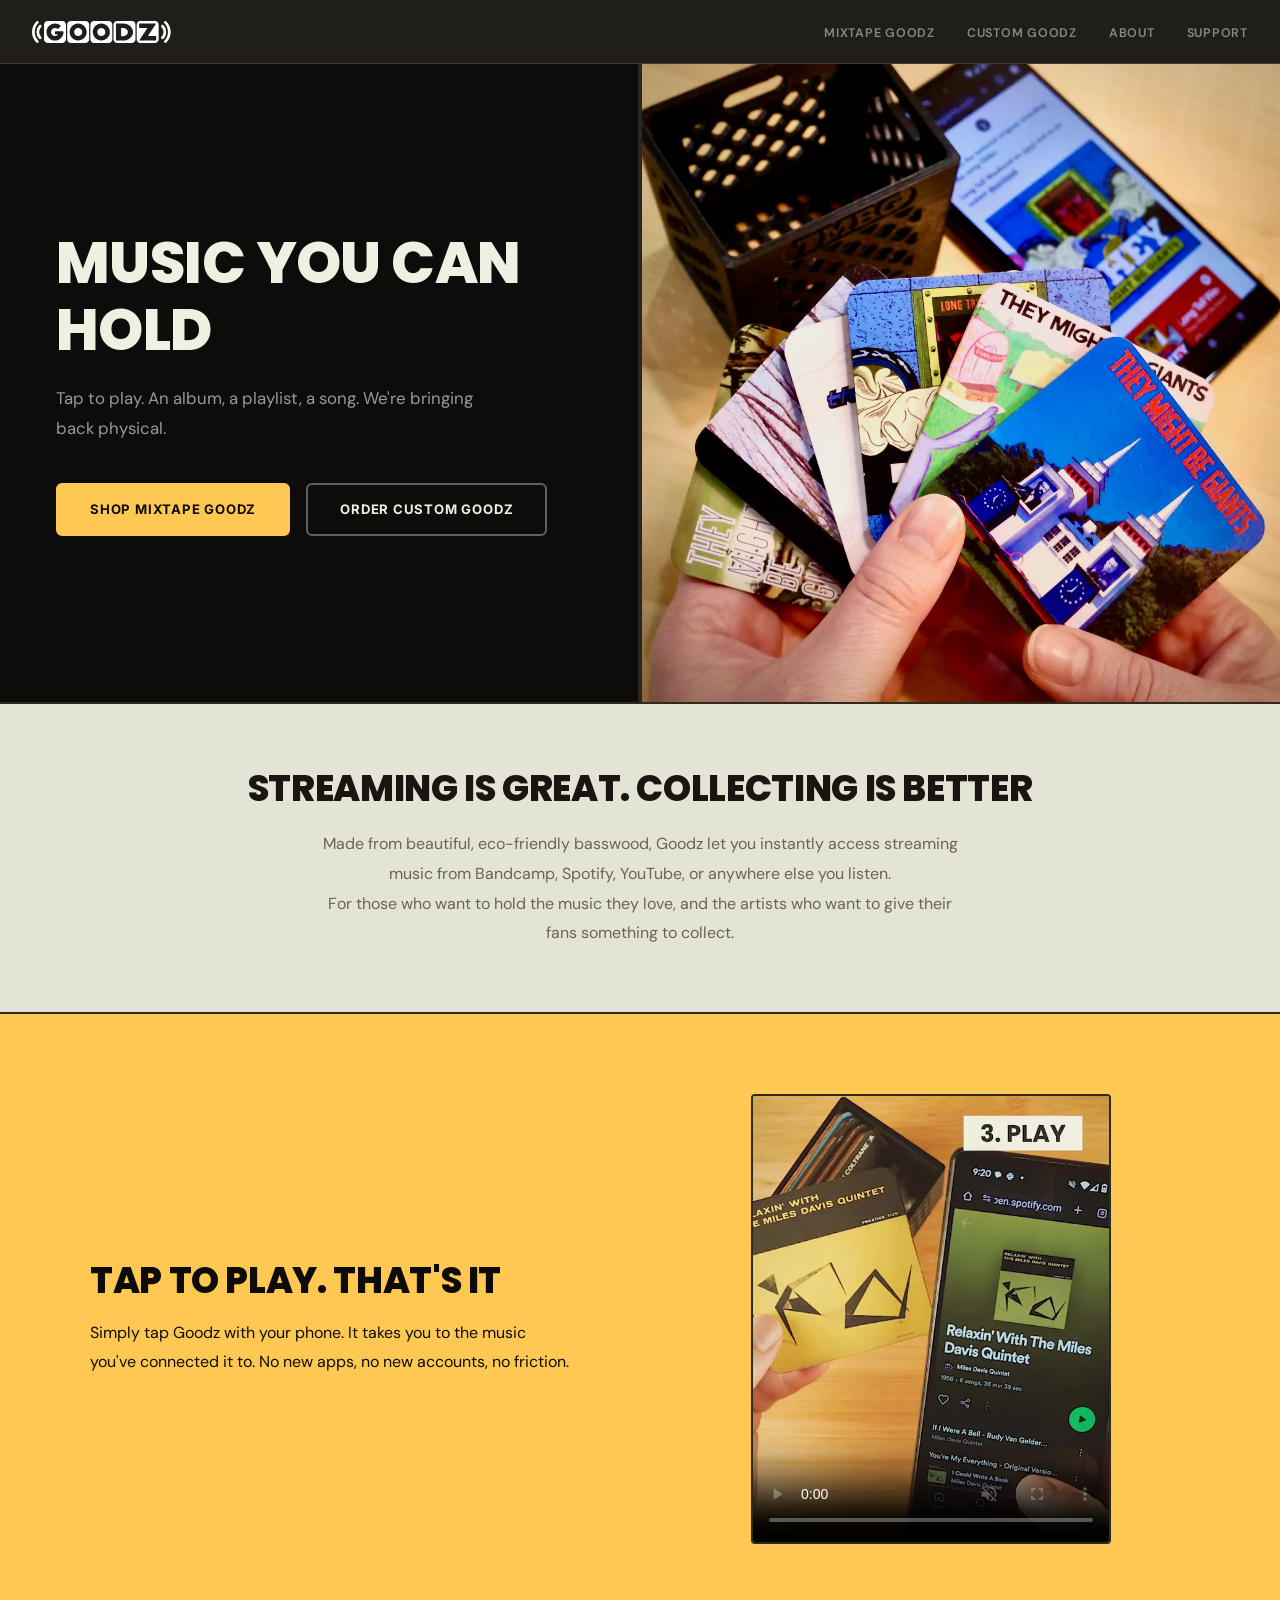
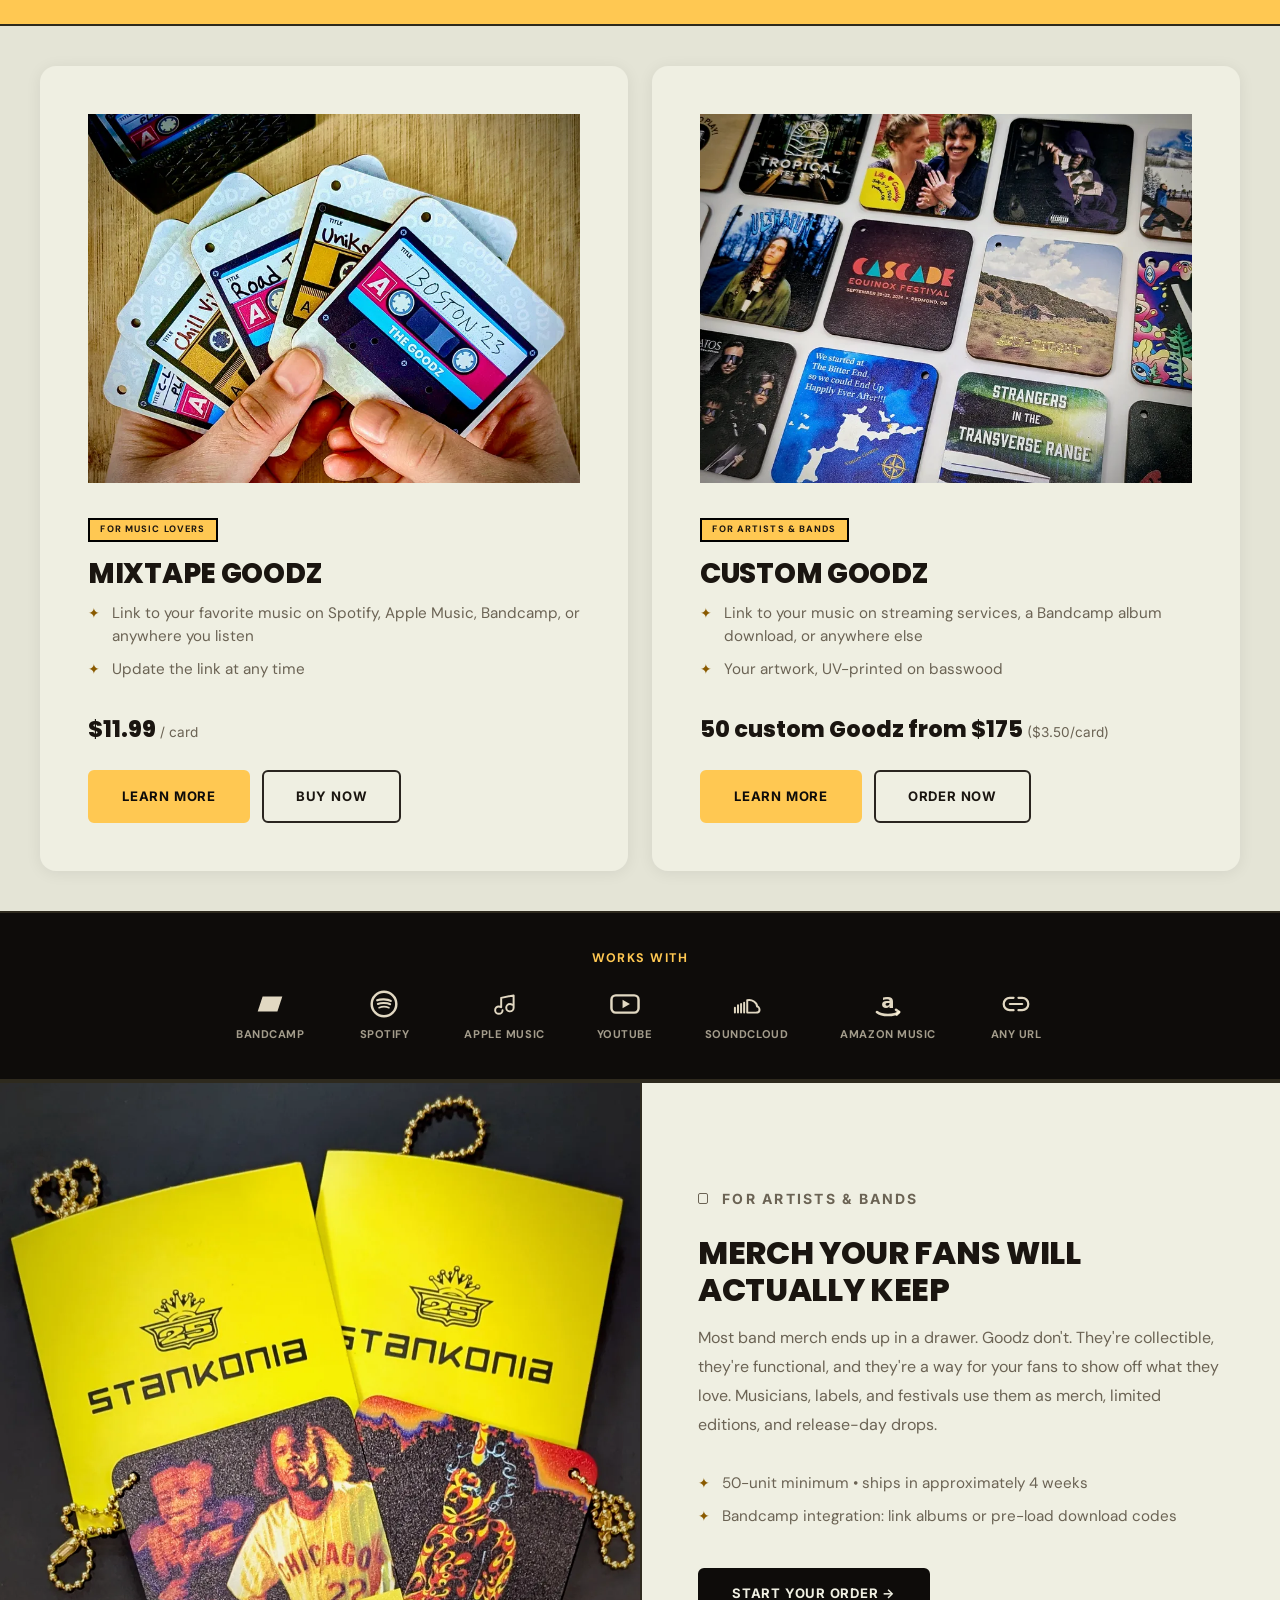
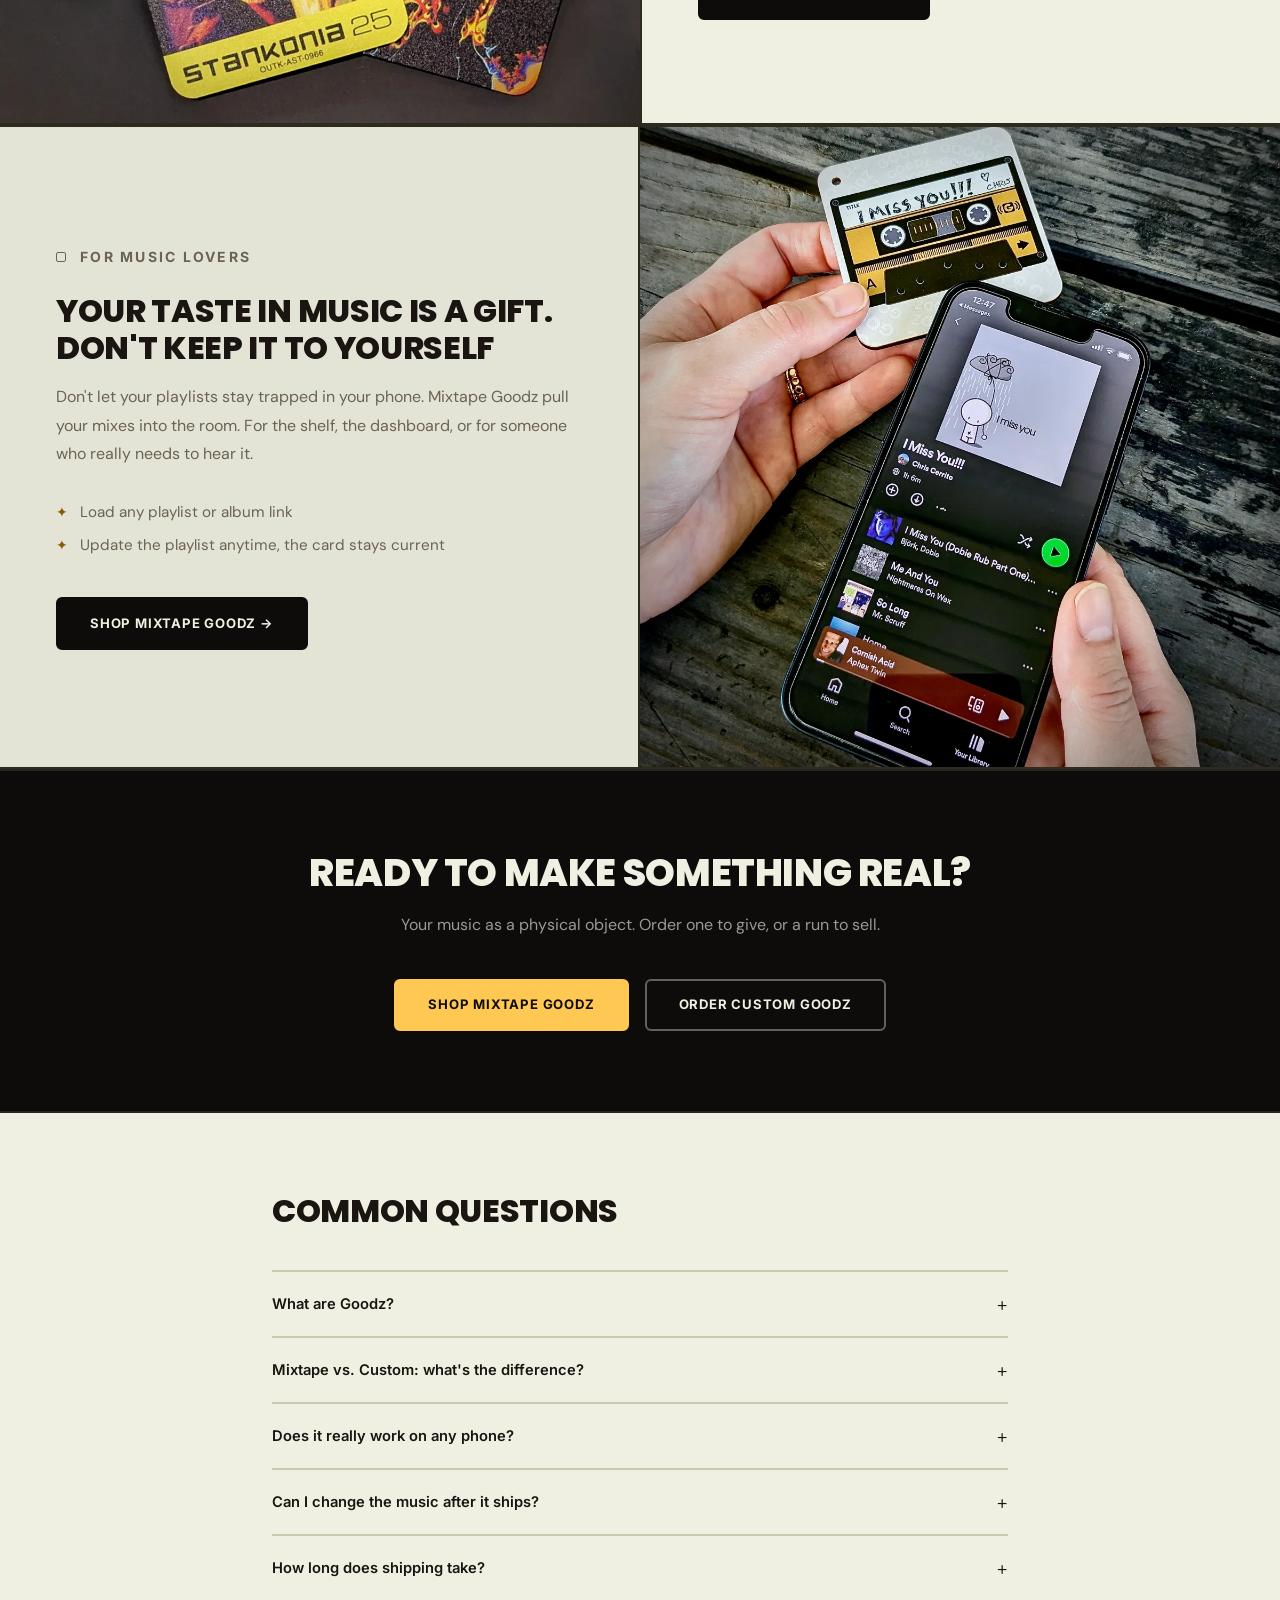
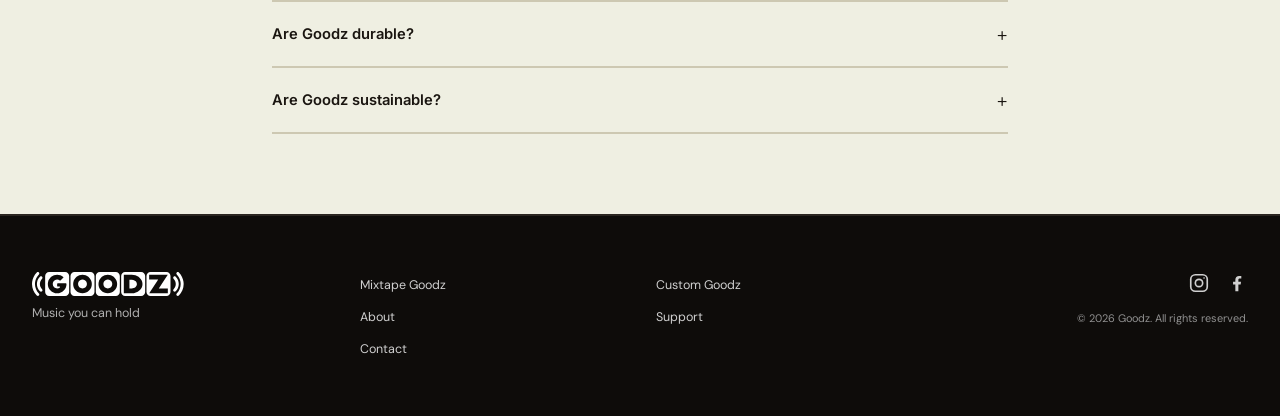
<file: index.html>
<!DOCTYPE html>
<html lang="en">
<head>
  <meta charset="UTF-8">
  <meta name="viewport" content="width=device-width, initial-scale=1.0">
  <title>Goodz - Music You Can Hold</title>
  <meta name="robots" content="noindex, nofollow">
  <link rel="canonical" href="https://getthegoodz.com/">
  <link rel="preconnect" href="https://fonts.googleapis.com">
  <link href="https://fonts.googleapis.com/css2?family=Poppins:wght@700;800&family=Inter:wght@400;500;600;700&display=swap" rel="stylesheet">
  <link rel="icon" type="image/png" href="favicon.png">
  <link rel="apple-touch-icon" href="apple-touch-icon.png">
  <link rel="stylesheet" href="style.css">
  <link rel="stylesheet" href="style-warm.css">
  <style>
    .usp-list { list-style: none; display: flex; flex-direction: column; gap: 0.65rem; margin-bottom: 2rem; }
    .usp-list li { display: flex; align-items: baseline; gap: 0.75rem; font-size: 0.95rem; color: var(--text-light); }
    .usp-list li::before { content: "✦"; color: var(--amber-ink); flex-shrink: 0; font-size: 0.85rem; }

    .feature-grid { display: grid; grid-template-columns: repeat(3, 1fr); gap: 0; border: var(--border); margin-top: 2.5rem; }
    .feature-card { padding: 2.5rem 2rem; border-right: var(--border-inner); }
    .feature-card:last-child { border-right: none; }
    .feature-icon { font-size: 1.75rem; margin-bottom: 1rem; display: block; }
    .feature-card h3 { font-size: 0.9rem; margin-bottom: 0.5rem; }
    .feature-card p { font-size: 0.82rem; color: var(--text-light); line-height: 1.65; }

    @media (max-width: 900px) {
      .feature-grid { grid-template-columns: 1fr; }
      .feature-card { border-right: none; border-bottom: var(--border-inner); }
      .feature-card:last-child { border-bottom: none; }
    }

    .two-audience {
      background: var(--off-white);
      border-bottom: var(--border);
      padding: 4rem 2rem;
    }
    .two-audience-inner {
      max-width: 800px;
      margin: 0 auto;
      text-align: center;
    }
    .two-audience h2 { font-size: clamp(1.5rem, 3vw, 2.25rem); margin-bottom: 1.25rem; }
    .two-audience p { font-size: 1rem; color: var(--text-light); line-height: 1.85; max-width: 640px; margin: 0 auto; }

    .video-section {
      background: var(--amber);
      border-bottom: var(--border);
      padding: 5rem 2rem;
    }
    .video-inner {
      max-width: 1100px;
      margin: 0 auto;
      display: grid;
      grid-template-columns: 1fr 1fr;
      gap: 4rem;
      align-items: center;
    }
    .video-text h2 { font-size: clamp(1.6rem, 3vw, 2.25rem); margin-bottom: 1rem; color: var(--black); }
    .video-text p { color: var(--black); line-height: 1.85; max-width: 480px; }
    .video-frame { display: flex; justify-content: center; }
    .video-frame video {
      width: 100%;
      max-width: 360px;
      aspect-ratio: 4/5;
      background: #000;
      border: var(--border);
      border-radius: 4px;
      object-fit: cover;
    }
    @media (max-width: 900px) {
      .video-inner { grid-template-columns: 1fr; gap: 2rem; }
      .video-text { text-align: center; }
      .video-text p { margin: 0 auto; }
    }
  </style>
</head>
<body>

<!-- NAV -->
<nav class="nav">
  <a href="index.html" class="nav-logo" aria-label="Goodz home"><img src="logos/goodz-wordmark-white.svg" alt="Goodz" width="139" height="22"></a>
  <ul class="nav-links">
    <li><a href="mixtape.html">Mixtape Goodz</a></li>
    <li><a href="custom.html">Custom Goodz</a></li>
    <li><a href="about.html">About</a></li>
    <li><a href="support.html">Support</a></li>  </ul>
  <button class="nav-toggle" aria-label="Menu" onclick="document.querySelector(&apos;.nav-links&apos;).classList.toggle(&apos;is-open&apos;)">☰</button>
</nav>

<!-- HERO -->
<section class="hero">
  <div class="hero-text">
    <h1 class="hero-title">Music you can hold</h1>
    <p class="hero-sub">Tap to play. An album, a playlist, a song. We're bringing back physical.</p>
    <div class="hero-ctas">
      <a href="mixtape.html" class="btn btn-amber">Shop Mixtape Goodz</a>
      <a href="custom.html" class="btn btn-ghost">Order Custom Goodz</a>
    </div>
  </div>
  <div class="hero-visual">
    <img src="photos/home-hero.webp" alt="A fan of Goodz cards held in two hands, with a wooden crate of Goodz and a phone showing a Bandcamp page in the background.">
  </div>
</section>


<!-- TWO-AUDIENCE INTRO -->
<div class="two-audience">
  <div class="two-audience-inner">
    <h2>Streaming is great. Collecting is better</h2>
    <p>Made from beautiful, eco-friendly basswood, Goodz let you instantly access streaming music from Bandcamp, Spotify, YouTube, or anywhere else you listen.</p>
    <p>For those who want to hold the music they love, and the artists who want to give their fans something to collect.</p>
  </div>
</div>

<!-- VIDEO EXPLAINER -->
<section class="video-section">
  <div class="video-inner">
    <div class="video-text">
      <h2>Tap to Play. That's It</h2>
      <p>Simply tap Goodz with your phone. It takes you to the music you've connected it to. No new apps, no new accounts, no friction.</p>
    </div>
    <div class="video-frame">
      <video src="photos/explainer.mp4" poster="photos/explainer-poster.webp" autoplay muted loop playsinline controls preload="metadata" aria-label="Explainer video showing a Goodz card being tapped with a phone, which opens a Miles Davis album on Spotify."></video>
    </div>
  </div>
</section>

<!-- PRODUCT CARDS -->
<div class="product-grid">
  <div class="product-card">
    <div class="product-card-img">
      <img src="photos/home-mixtape-card.webp" alt="A fan of cassette-themed Mixtape Goodz cards held in two hands, with a small wooden crate of more Goodz in the background.">
    </div>
    <div class="product-tag">For Music Lovers</div>
    <h2>Mixtape Goodz</h2>
    <ul class="usp-list">
      <li>Link to your favorite music on Spotify, Apple Music, Bandcamp, or anywhere you listen</li>
      <li>Update the link at any time</li>
    </ul>
    <div class="product-price">$11.99 <span>/ card</span></div>
    <div class="btn-group">
      <a href="mixtape.html" class="btn btn-amber">Learn more</a>
      <a href="https://shop.getthegoodz.com" class="btn btn-outline">Buy now</a>
    </div>
  </div>
  <div class="product-card">
    <div class="product-card-img">
      <img src="photos/home-custom-card.webp" alt="A flat lay of many custom-printed Goodz cards showing various album art and event designs.">
    </div>
    <div class="product-tag">For Artists &amp; Bands</div>
    <h2>Custom Goodz</h2>
    <ul class="usp-list">
      <li>Link to your music on streaming services, a Bandcamp album download, or anywhere else</li>
      <li>Your artwork, UV-printed on basswood</li>
    </ul>
    <div class="product-price">50 custom Goodz from $175 <span>($3.50/card)</span></div>
    <div class="btn-group">
      <a href="custom.html" class="btn btn-amber">Learn more</a>
      <a href="order.html" class="btn btn-outline">Order now</a>
    </div>
  </div>
</div>

<!-- COMPAT BAR -->
<div class="compat-bar dark">
  <div class="works-with-inner">
    <strong class="works-with-label">Works with</strong>
    <div class="works-with-icons">
      <div class="works-with-item" title="Bandcamp">
        <svg width="32" height="32" viewBox="0 0 26 26" fill="none" aria-hidden="true">
          <path d="M7 7 L23 7 L19 19 L3 19 Z" fill="currentColor"/>
        </svg>
        <span>Bandcamp</span>
      </div>
      <div class="works-with-item" title="Spotify">
        <svg width="32" height="32" viewBox="0 0 26 26" fill="none" aria-hidden="true">
          <circle cx="13" cy="13" r="10" stroke="currentColor" stroke-width="2"/>
          <path d="M7.5 10 C 10 9 16 9 18.5 10.5" stroke="currentColor" stroke-width="1.8" fill="none" stroke-linecap="round"/>
          <path d="M8 13 C 10.5 12 15.5 12 18 13.2" stroke="currentColor" stroke-width="1.6" fill="none" stroke-linecap="round"/>
          <path d="M9 16 C 11 15.2 15 15.2 17 16" stroke="currentColor" stroke-width="1.4" fill="none" stroke-linecap="round"/>
        </svg>
        <span>Spotify</span>
      </div>
      <div class="works-with-item" title="Apple Music">
        <svg width="32" height="32" viewBox="0 0 26 26" fill="none" aria-hidden="true">
          <path d="M11 18 C11 19.66 9.66 21 8 21 C6.34 21 5 19.66 5 18 C5 16.34 6.34 15 8 15 C8.7 15 9.36 15.24 9.9 15.63 V8 L20 6 V16 C20 17.66 18.66 19 17 19 C15.34 19 14 17.66 14 16 C14 14.34 15.34 13 17 13 C17.7 13 18.36 13.24 18.9 13.63" stroke="currentColor" stroke-width="1.6" fill="none" stroke-linejoin="round" stroke-linecap="round"/>
        </svg>
        <span>Apple Music</span>
      </div>
      <div class="works-with-item" title="YouTube">
        <svg width="32" height="32" viewBox="0 0 26 26" fill="none" aria-hidden="true">
          <rect x="2" y="6" width="22" height="14" rx="3.5" stroke="currentColor" stroke-width="2"/>
          <path d="M11 9.5 L17 13 L11 16.5 Z" fill="currentColor"/>
        </svg>
        <span>YouTube</span>
      </div>
      <div class="works-with-item" title="SoundCloud">
        <svg width="32" height="32" viewBox="0 0 26 26" fill="none" aria-hidden="true">
          <path d="M4 16 V20 M6.5 14 V20 M9 13 V20 M11.5 12 V20" stroke="currentColor" stroke-width="1.6" stroke-linecap="round"/>
          <path d="M14 10 C 18 9 22 12 22 15 C 23 15 24 16.3 24 17.8 C 24 19.45 22.66 20 21 20 L 14 20 Z" stroke="currentColor" stroke-width="1.6" fill="none" stroke-linejoin="round"/>
        </svg>
        <span>SoundCloud</span>
      </div>
      <div class="works-with-item" title="Amazon Music">
        <svg width="32" height="32" viewBox="0 0 26 26" fill="none" aria-hidden="true">
          <text x="13" y="16" font-family="system-ui, -apple-system, 'Helvetica Neue', Arial, sans-serif" font-weight="900" font-size="16" text-anchor="middle" fill="currentColor">a</text>
          <path d="M4 19.5 C 8 22.8 18 22.8 22 19.5" stroke="currentColor" stroke-width="2.1" fill="none" stroke-linecap="round"/>
          <path d="M19.5 17.7 L22 19.5 L20 21.6" stroke="currentColor" stroke-width="2.1" fill="none" stroke-linecap="round" stroke-linejoin="round"/>
        </svg>
        <span>Amazon Music</span>
      </div>
      <div class="works-with-item" title="Any URL">
        <svg width="32" height="32" viewBox="0 0 26 26" fill="none" aria-hidden="true">
          <path d="M11 8 H8 a5 5 0 0 0 0 10 H11" stroke="currentColor" stroke-width="1.8" stroke-linecap="round" fill="none"/>
          <path d="M15 8 H18 a5 5 0 0 1 0 10 H15" stroke="currentColor" stroke-width="1.8" stroke-linecap="round" fill="none"/>
          <path d="M8 13 H18" stroke="currentColor" stroke-width="1.8" stroke-linecap="round"/>
        </svg>
        <span>Any URL</span>
      </div>
    </div>
  </div>
</div>

<!-- SPLIT: CUSTOM -->
<div class="split">
  <div class="split-img">
    <img src="photos/home-split-custom.webp" alt="Two Outkast Stankonia 25 Custom Goodz: a yellow card with the Stankonia text logo and a smaller card with the album cover artwork.">
  </div>
  <div class="split-text">
    <p class="section-label">For Artists &amp; Bands</p>
    <h2>Merch your fans will actually keep</h2>
    <p>Most band merch ends up in a drawer. Goodz don't. They're collectible, they're functional, and they're a way for your fans to show off what they love. Musicians, labels, and festivals use them as merch, limited editions, and release-day drops.</p>
    <ul class="usp-list" style="margin-top:0.5rem;">
      <li>50-unit minimum • ships in approximately 4 weeks</li>
      <li>Bandcamp integration: link albums or pre-load download codes</li>
    </ul>
    <a href="custom.html" class="btn btn-black" style="align-self:flex-start;margin-top:0.5rem;">Start your order →</a>
  </div>
</div>

<!-- SPLIT: MIXTAPE -->
<div class="split reverse" style="background:var(--off-white);">
  <div class="split-text">
    <p class="section-label">For Music Lovers</p>
    <h2>Your taste in music is a gift. Don't keep it to yourself</h2>
    <p>Don't let your playlists stay trapped in your phone. Mixtape Goodz pull your mixes into the room. For the shelf, the dashboard, or for someone who really needs to hear it.</p>
    <ul class="usp-list" style="margin-top:0.5rem;">
      <li>Load any playlist or album link</li>
      <li>Update the playlist anytime, the card stays current</li>
    </ul>
    <a href="mixtape.html" class="btn btn-black" style="align-self:flex-start;margin-top:0.5rem;">Shop Mixtape Goodz →</a>
  </div>
  <div class="split-img">
    <img src="photos/home-split-mixtape.webp" alt="An 'I Miss You!!!' cassette-themed Mixtape Goodz held next to a phone showing the same-named Spotify playlist by Chris Cerrito.">
  </div>
</div>

<!-- CTA -->
<div class="cta-band">
  <h2>Ready to Make Something Real?</h2>
  <p>Your music as a physical object. Order one to give, or a run to sell.</p>
  <div style="display:flex;gap:1rem;justify-content:center;flex-wrap:wrap;">
    <a href="https://shop.getthegoodz.com" class="btn btn-amber">Shop Mixtape Goodz</a>
    <a href="custom.html" class="btn btn-ghost">Order Custom Goodz</a>
  </div>
</div>

<!-- FAQ -->
<div class="faq" id="faq">
  <h2>Common Questions</h2>

  <div class="faq-item">
    <button class="faq-q" onclick="toggleFaq(this)">What are Goodz? <span class="icon">+</span></button>
    <div class="faq-a">Small wooden cards, about the size of a coaster, with an NFC chip inside. Tap one with your phone and it opens a link. Usually music. Sometimes a video, a web page, or anything else. No app, no account, no download.</div>
  </div>

  <div class="faq-item">
    <button class="faq-q" onclick="toggleFaq(this)">Mixtape vs. Custom: what's the difference? <span class="icon">+</span></button>
    <div class="faq-a">Mixtape Goodz are ready-made cards you load with any playlist link. One-off gifts, personal mixtapes, that kind of thing. Custom Goodz are printed with your own artwork, ordered in runs of 50 or more, and made for artists, labels, and events who want something to sell or hand out.</div>
  </div>

  <div class="faq-item">
    <button class="faq-q" onclick="toggleFaq(this)">Does it really work on any phone? <span class="icon">+</span></button>
    <div class="faq-a">Yes. Works on iPhone 7 and later (hold the top of the phone near the card) and virtually all Android phones made after 2015 (hold the back). The NFC hardware is already in the phone, so there's nothing to download.</div>
  </div>

  <div class="faq-item">
    <button class="faq-q" onclick="toggleFaq(this)">Can I change the music after it ships? <span class="icon">+</span></button>
    <div class="faq-a">Depends which one. Mixtape Goodz can be re-pointed anytime: simply change the destination URL and every tap goes to the new link. Custom Goodz work differently: the artist or brand who placed the order can update the link across the entire run, but individual fans can't redirect the card they're holding. Either way, if the link points to a playlist you control, updating that playlist updates what anyone tapping the card hears.</div>
  </div>

  <div class="faq-item">
    <button class="faq-q" onclick="toggleFaq(this)">How long does shipping take? <span class="icon">+</span></button>
    <div class="faq-a">Mixtape Goodz ship soon after you order. Custom Goodz take approximately 4 weeks from artwork approval to delivery.</div>
  </div>

  <div class="faq-item">
    <button class="faq-q" onclick="toggleFaq(this)">Are Goodz durable? <span class="icon">+</span></button>
    <div class="faq-a">Yes. Goodz are made from solid basswood, not cardboard, with your artwork UV-printed and sealed into the surface so it won't peel or fade. The NFC chip is embedded inside the wood, so there's nothing to scratch off or wear out. Made to last.</div>
  </div>

  <div class="faq-item">
    <button class="faq-q" onclick="toggleFaq(this)">Are Goodz sustainable? <span class="icon">+</span></button>
    <div class="faq-a">Yes. Goodz are made from basswood, a fast-growing renewable wood, with no plastic and no batteries. The chip is a tiny passive NFC tag that needs no power. A keepsake fans hold onto, not disposable merch.</div>
  </div>
</div>

<!-- FOOTER -->
<footer>
  <div>
    <div class="footer-logo"><img src="logos/goodz-wordmark-white.svg" alt="Goodz" width="152" height="24"></div>
    <div class="footer-tagline">Music you can hold</div>
  </div>
  <ul class="footer-links">
    <li><a href="mixtape.html">Mixtape Goodz</a></li>
    <li><a href="custom.html">Custom Goodz</a></li>
    <li><a href="about.html">About</a></li>    <li><a href="support.html">Support</a></li>
    <li><a href="contact.html">Contact</a></li>
  </ul>
  <div class="footer-right">
    <div class="footer-social">
      <a href="https://www.instagram.com/getthegoodz" aria-label="Instagram">
        <svg viewBox="0 0 24 24" width="22" height="22" fill="none" stroke="currentColor" stroke-width="1.8" stroke-linecap="round" stroke-linejoin="round" aria-hidden="true"><rect x="3" y="3" width="18" height="18" rx="5"/><circle cx="12" cy="12" r="4"/><circle cx="17.5" cy="6.5" r="0.9" fill="currentColor" stroke="none"/></svg>
      </a>
      <a href="https://www.facebook.com/getthegoodz" aria-label="Facebook">
        <svg viewBox="0 0 24 24" width="22" height="22" fill="currentColor" aria-hidden="true"><path d="M13.5 21v-7.5h2.5l.4-3h-2.9V8.6c0-.9.25-1.5 1.55-1.5h1.65V4.4c-.3-.04-1.3-.12-2.45-.12-2.4 0-4.05 1.46-4.05 4.15v2.07H7.7v3h2.5V21h3.3z"/></svg>
      </a>
    </div>
    <div class="footer-copy">© 2026 Goodz. All rights reserved.</div>
  </div>
</footer>

<script>
function toggleFaq(btn) { btn.parentElement.classList.toggle('open'); }
</script>
</body>
</html>
</file>
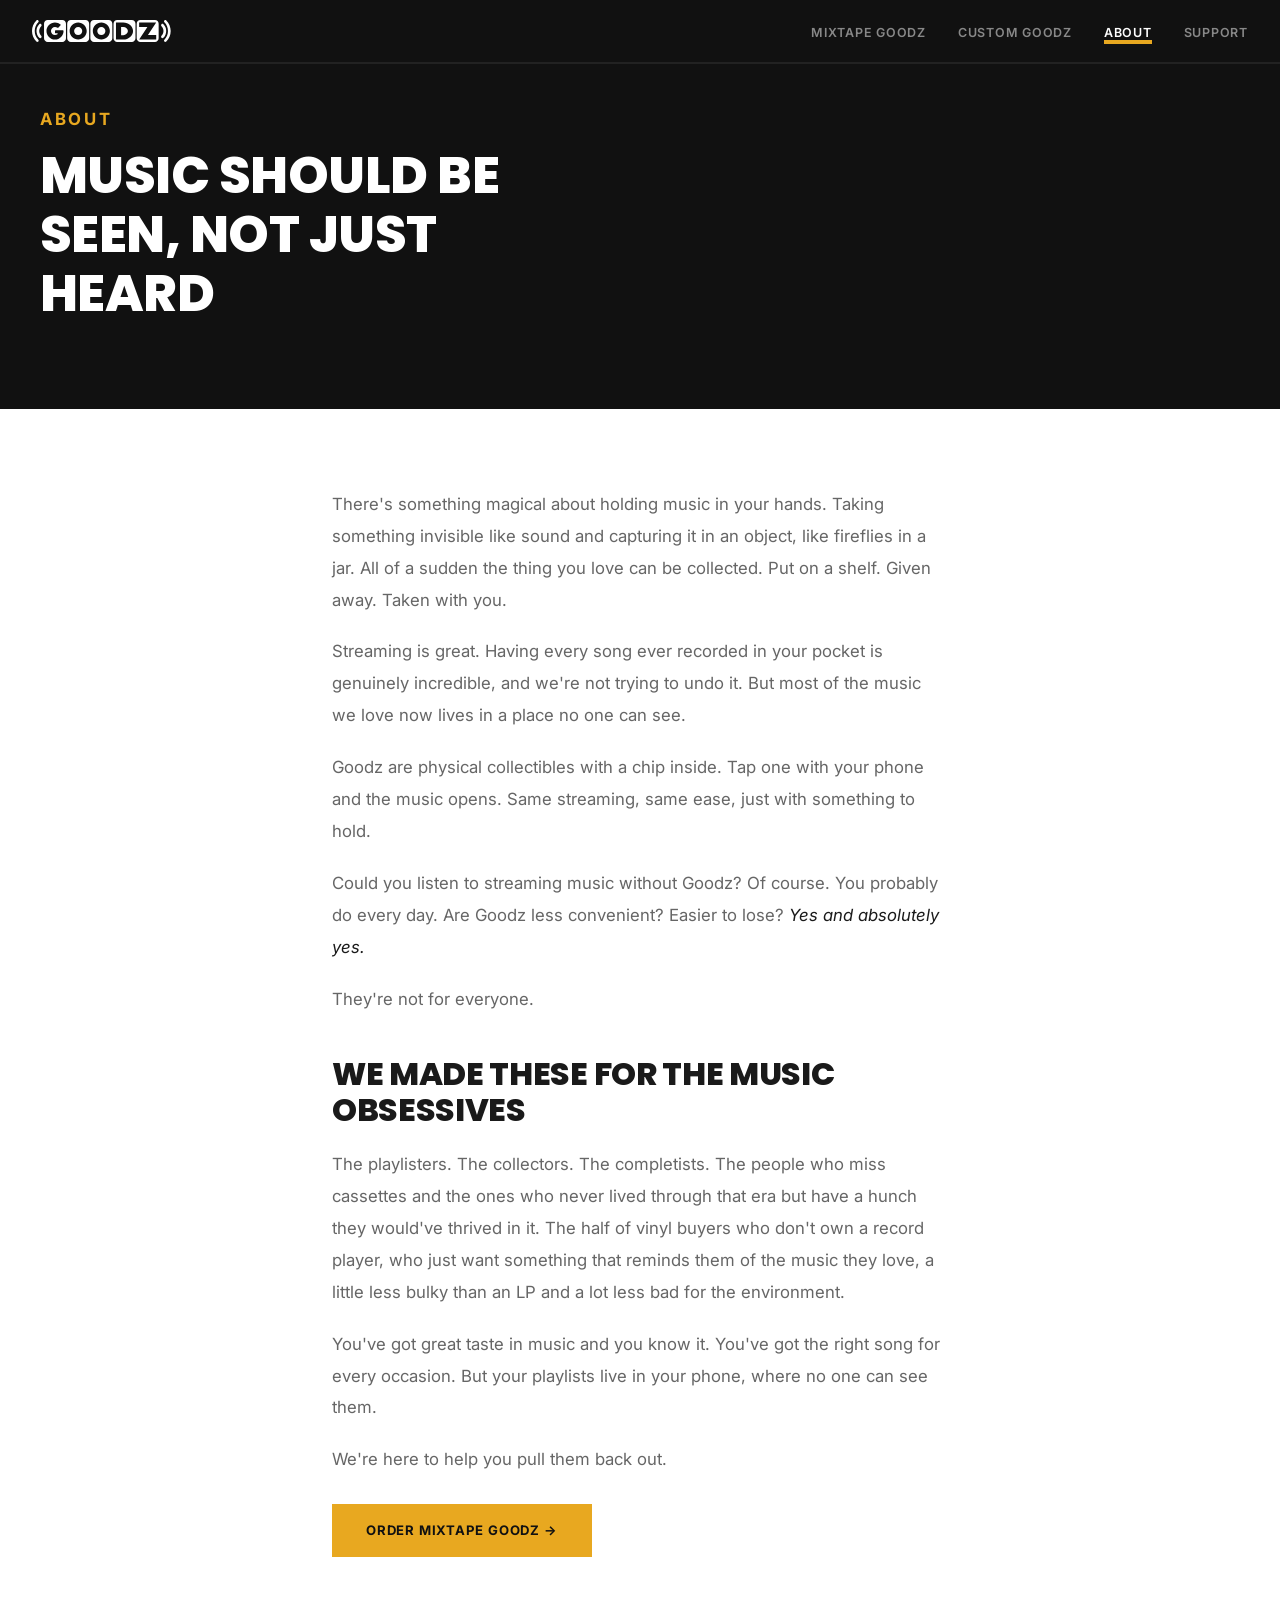
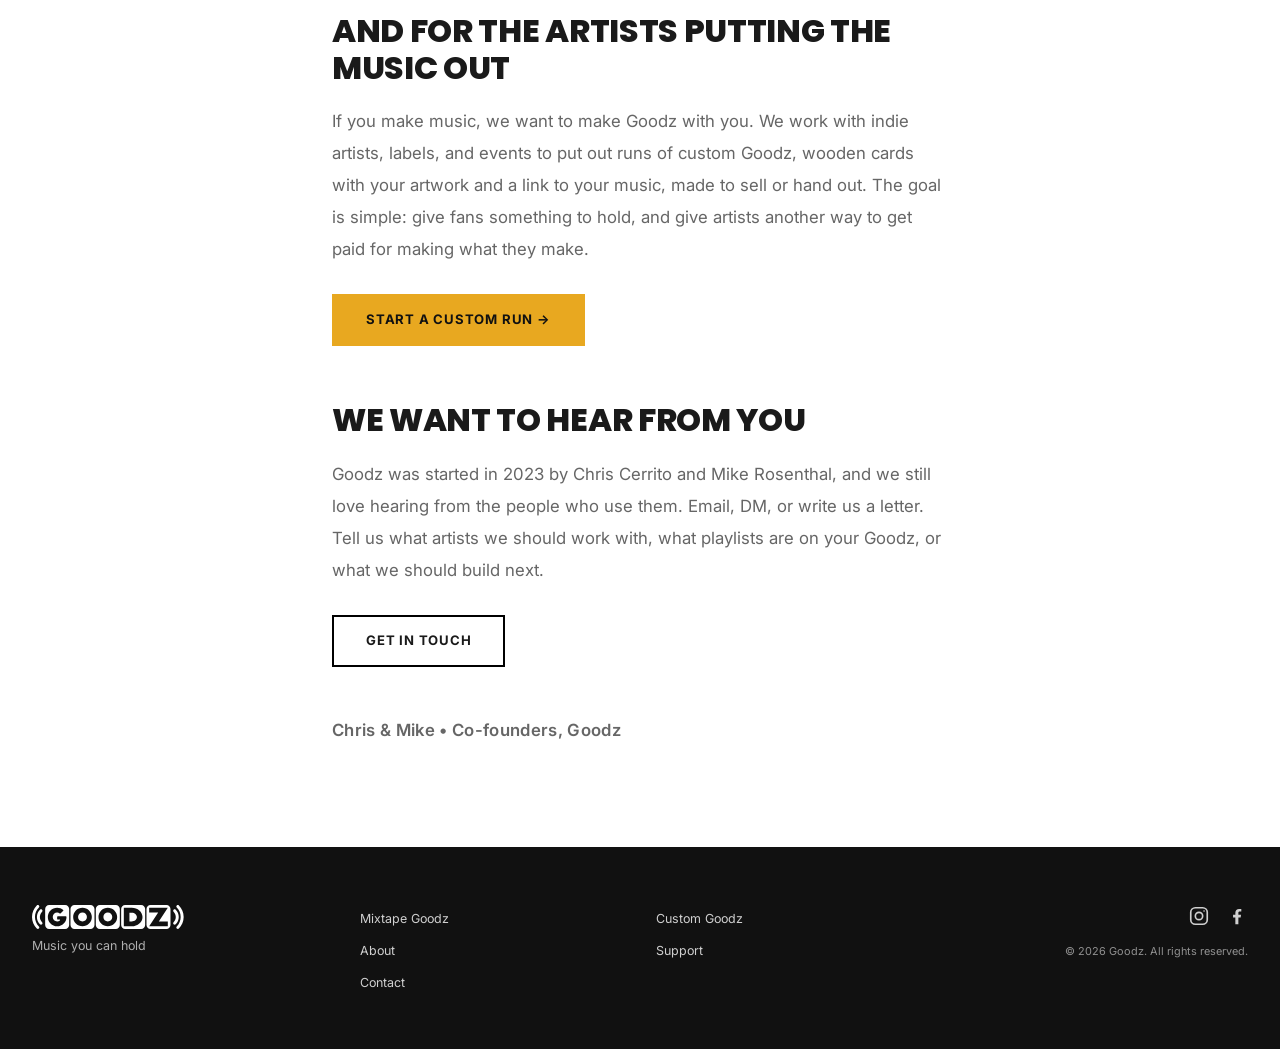
<file: about.html>
<!DOCTYPE html>
<html lang="en">
<head>
  <meta charset="UTF-8">
  <meta name="viewport" content="width=device-width, initial-scale=1.0">
  <title>About - Goodz</title>
  <meta name="robots" content="noindex, nofollow">
  <link rel="canonical" href="https://getthegoodz.com/about">
  <link rel="preconnect" href="https://fonts.googleapis.com">
  <link href="https://fonts.googleapis.com/css2?family=Poppins:wght@700;800&family=Inter:wght@400;500;600;700&display=swap" rel="stylesheet">
  <link rel="icon" type="image/png" href="favicon.png">
  <link rel="apple-touch-icon" href="apple-touch-icon.png">
  <link rel="stylesheet" href="style.css">
  <style>
    .about-body {
      max-width: 680px;
      margin: 0 auto;
      padding: 5rem 2rem;
    }

    .about-body h2 {
      font-size: clamp(1.5rem, 3vw, 2rem);
      margin-top: 3.5rem;
      margin-bottom: 1.25rem;
    }

    .about-body h2:first-of-type { margin-top: 2.5rem; }

    .about-body p {
      font-size: 1.05rem;
      color: var(--text-light);
      line-height: 1.9;
      margin-bottom: 1.25rem;
    }

    .about-body p em {
      font-style: italic;
      color: var(--text);
    }

    .about-sign {
      margin-top: 2rem;
      font-size: 0.85rem;
      font-weight: 600;
      color: var(--text-lighter);
      letter-spacing: 0.02em;
    }

    .about-cta-row {
      display: flex;
      gap: 1rem;
      flex-wrap: wrap;
      margin-top: 1.75rem;
    }
  </style>
</head>
<body>

<nav class="nav">
  <a href="index.html" class="nav-logo" aria-label="Goodz home"><img src="logos/goodz-wordmark-white.svg" alt="Goodz" width="139" height="22"></a>
  <ul class="nav-links">
    <li><a href="mixtape.html">Mixtape Goodz</a></li>
    <li><a href="custom.html">Custom Goodz</a></li>
    <li><a href="about.html" class="is-current">About</a></li>
    <li><a href="support.html">Support</a></li>  </ul>
  <button class="nav-toggle" aria-label="Menu" onclick="document.querySelector(&apos;.nav-links&apos;).classList.toggle(&apos;is-open&apos;)">☰</button>
</nav>

<!-- HERO -->
<div class="page-hero">
  <div class="page-hero-inner">
    <div class="page-hero-text">
      <p class="section-label on-dark">About</p>
      <h1>Music should be seen, not just heard</h1>
    </div>
  </div>
</div>

<!-- BODY -->
<div class="about-body">

  <p>There's something magical about holding music in your hands. Taking something invisible like sound and capturing it in an object, like fireflies in a jar. All of a sudden the thing you love can be collected. Put on a shelf. Given away. Taken with you.</p>

  <p>Streaming is great. Having every song ever recorded in your pocket is genuinely incredible, and we're not trying to undo it. But most of the music we love now lives in a place no one can see.</p>

  <p>Goodz are physical collectibles with a chip inside. Tap one with your phone and the music opens. Same streaming, same ease, just with something to hold.</p>

  <p>Could you listen to streaming music without Goodz? Of course. You probably do every day. Are Goodz less convenient? Easier to lose? <em>Yes and absolutely yes.</em></p>

  <p>They're not for everyone.</p>

  <h2>We made these for the music obsessives</h2>

  <p>The playlisters. The collectors. The completists. The people who miss cassettes and the ones who never lived through that era but have a hunch they would've thrived in it. The half of vinyl buyers who don't own a record player, who just want something that reminds them of the music they love, a little less bulky than an LP and a lot less bad for the environment.</p>

  <p>You've got great taste in music and you know it. You've got the right song for every occasion. But your playlists live in your phone, where no one can see them.</p>

  <p>We're here to help you pull them back out.</p>

  <div class="about-cta-row">
    <a href="mixtape.html" class="btn btn-amber">Order Mixtape Goodz →</a>
  </div>

  <h2>And for the artists putting the music out</h2>

  <p>If you make music, we want to make Goodz with you. We work with indie artists, labels, and events to put out runs of custom Goodz, wooden cards with your artwork and a link to your music, made to sell or hand out. The goal is simple: give fans something to hold, and give artists another way to get paid for making what they make.</p>

  <div class="about-cta-row">
    <a href="custom.html" class="btn btn-amber">Start a custom run →</a>
  </div>

  <h2>We want to hear from you</h2>

  <p>Goodz was started in 2023 by Chris Cerrito and Mike Rosenthal, and we still love hearing from the people who use them. Email, DM, or write us a letter. Tell us what artists we should work with, what playlists are on your Goodz, or what we should build next.</p>

  <div class="about-cta-row">
    <a href="contact.html" class="btn btn-outline">Get in touch</a>
  </div>

  <p class="about-sign" style="margin-top:3rem;">Chris &amp; Mike • Co-founders, Goodz</p>

</div>

<footer>
  <div>
    <div class="footer-logo"><img src="logos/goodz-wordmark-white.svg" alt="Goodz" width="152" height="24"></div>
    <div class="footer-tagline">Music you can hold</div>
  </div>
  <ul class="footer-links">
    <li><a href="mixtape.html">Mixtape Goodz</a></li>
    <li><a href="custom.html">Custom Goodz</a></li>
    <li><a href="about.html">About</a></li>    <li><a href="support.html">Support</a></li>
    <li><a href="contact.html">Contact</a></li>
  </ul>
  <div class="footer-right">
    <div class="footer-social">
      <a href="https://www.instagram.com/getthegoodz" aria-label="Instagram">
        <svg viewBox="0 0 24 24" width="22" height="22" fill="none" stroke="currentColor" stroke-width="1.8" stroke-linecap="round" stroke-linejoin="round" aria-hidden="true"><rect x="3" y="3" width="18" height="18" rx="5"/><circle cx="12" cy="12" r="4"/><circle cx="17.5" cy="6.5" r="0.9" fill="currentColor" stroke="none"/></svg>
      </a>
      <a href="https://www.facebook.com/getthegoodz" aria-label="Facebook">
        <svg viewBox="0 0 24 24" width="22" height="22" fill="currentColor" aria-hidden="true"><path d="M13.5 21v-7.5h2.5l.4-3h-2.9V8.6c0-.9.25-1.5 1.55-1.5h1.65V4.4c-.3-.04-1.3-.12-2.45-.12-2.4 0-4.05 1.46-4.05 4.15v2.07H7.7v3h2.5V21h3.3z"/></svg>
      </a>
    </div>
    <div class="footer-copy">© 2026 Goodz. All rights reserved.</div>
  </div>
</footer>

<script>
function toggleFaq(btn) { btn.parentElement.classList.toggle('open'); }
</script>
</body>
</html>
</file>
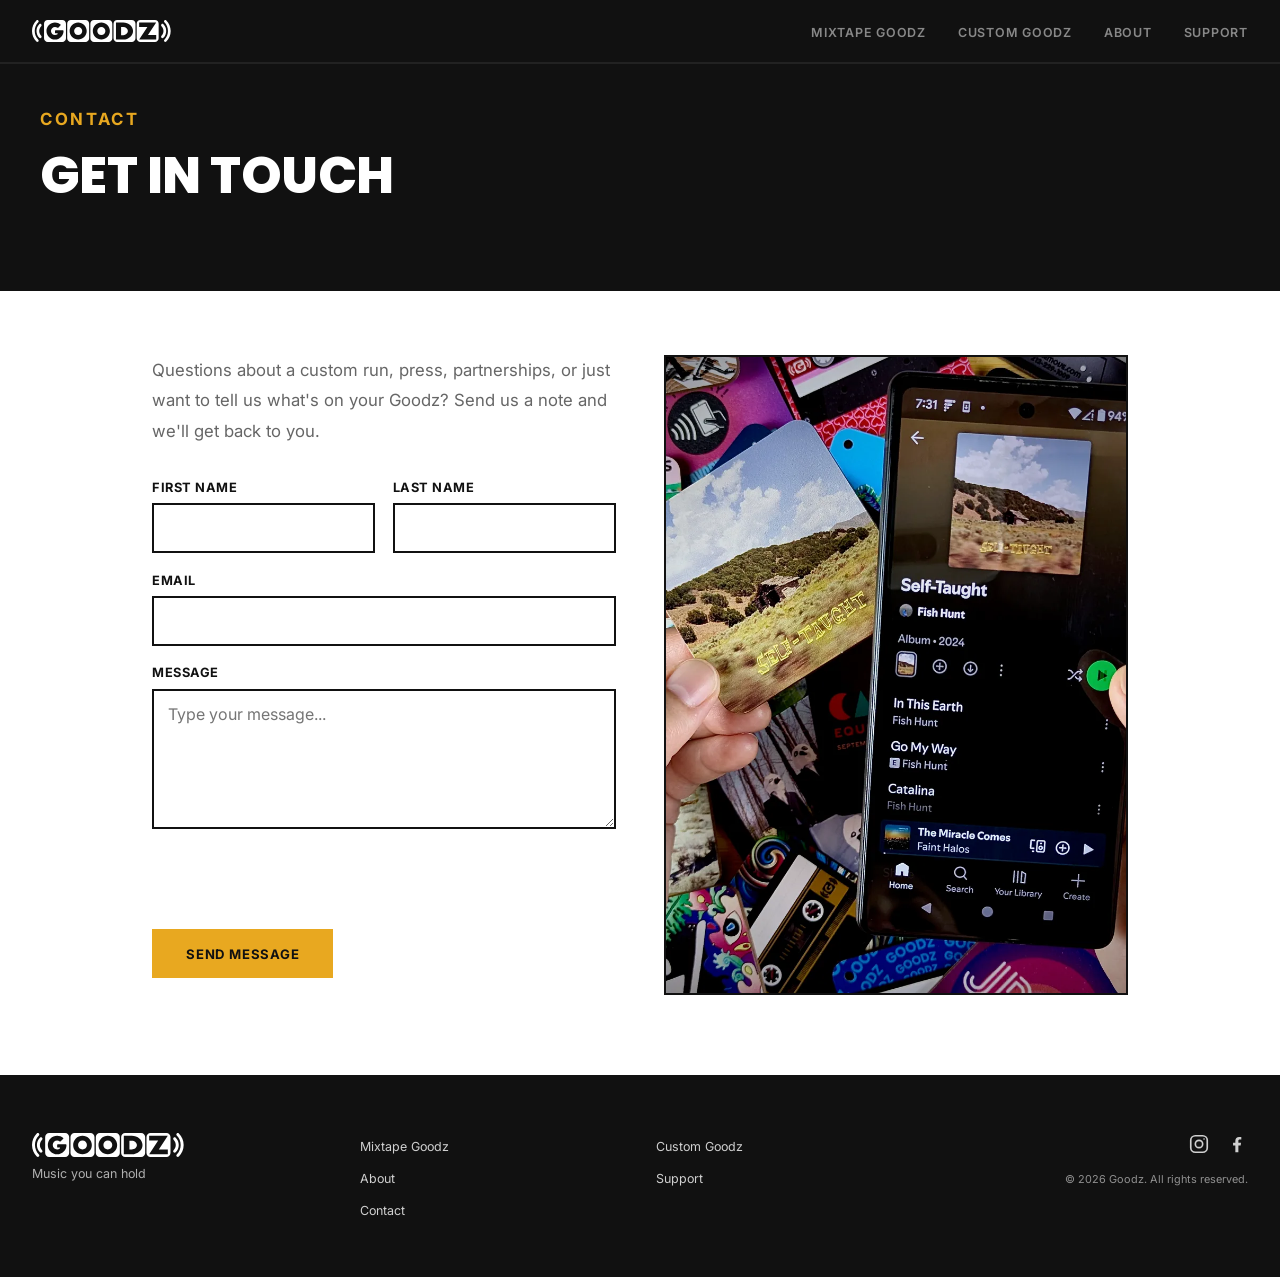
<file: contact.html>
<!DOCTYPE html>
<html lang="en">
<head>
  <meta charset="UTF-8">
  <meta name="viewport" content="width=device-width, initial-scale=1.0">
  <title>Contact - Goodz</title>
  <meta name="robots" content="noindex, nofollow">
  <link rel="canonical" href="https://getthegoodz.com/contact">
  <meta name="description" content="Get in touch with the Goodz team. Questions, custom runs, press, or just to tell us what's on your Goodz.">
  <link rel="preconnect" href="https://fonts.googleapis.com">
  <link href="https://fonts.googleapis.com/css2?family=Poppins:wght@700;800&family=Inter:wght@400;500;600;700&display=swap" rel="stylesheet">
  <link rel="icon" type="image/png" href="favicon.png">
  <link rel="apple-touch-icon" href="apple-touch-icon.png">
  <link rel="stylesheet" href="style.css">
  <style>
    .contact-body { max-width: 1040px; margin: 0 auto; padding: 4rem 2rem 5rem; }
    .contact-grid {
      display: grid;
      grid-template-columns: 1fr 1fr;
      gap: 3rem;
      align-items: stretch;
    }
    .contact-intro { font-size: 1.05rem; color: var(--text-light); line-height: 1.8; margin-bottom: 2rem; }
    .contact-form { display: flex; flex-direction: column; gap: 1.1rem; }
    .contact-row { display: flex; gap: 1.1rem; }
    .contact-row .contact-field { flex: 1; }
    .contact-field { display: flex; flex-direction: column; gap: 0.4rem; }
    .contact-field label {
      font-size: 0.8rem;
      font-weight: 700;
      text-transform: uppercase;
      letter-spacing: 0.04em;
      color: var(--black);
    }
    .contact-field input,
    .contact-field textarea {
      font-family: 'Inter', sans-serif;
      font-size: 1rem;
      color: var(--text);
      background: var(--white);
      border: var(--border);
      border-radius: 0;
      padding: 0.8rem 0.9rem;
      width: 100%;
      transition: border-color 0.15s ease;
    }
    .contact-field input:focus,
    .contact-field textarea:focus { outline: none; border-color: var(--amber-dark); }
    .contact-field textarea { resize: vertical; min-height: 140px; }
    #turnstile-container { min-height: 65px; }
    .contact-form .btn { align-self: flex-start; }
    .contact-status { font-size: 0.95rem; line-height: 1.6; margin: 0; }
    .contact-status.is-ok { color: #1f7a3d; font-weight: 600; }
    .contact-status.is-error { color: #b3261e; font-weight: 600; }
    .contact-image {
      border: var(--border);
      overflow: hidden;
      min-height: 100%;
    }
    .contact-image img { display: block; width: 100%; height: 100%; object-fit: cover; }
    @media (max-width: 820px) {
      .contact-grid { grid-template-columns: 1fr; gap: 2.5rem; }
      .contact-image { min-height: 0; aspect-ratio: 4 / 3; }
    }
    @media (max-width: 480px) {
      .contact-row { flex-direction: column; gap: 1.1rem; }
    }
  </style>
</head>
<body>

<nav class="nav">
  <a href="index.html" class="nav-logo" aria-label="Goodz home"><img src="logos/goodz-wordmark-white.svg" alt="Goodz" width="139" height="22"></a>
  <ul class="nav-links">
    <li><a href="mixtape.html">Mixtape Goodz</a></li>
    <li><a href="custom.html">Custom Goodz</a></li>
    <li><a href="about.html">About</a></li>
    <li><a href="support.html">Support</a></li>  </ul>
  <button class="nav-toggle" aria-label="Menu" onclick="document.querySelector(&apos;.nav-links&apos;).classList.toggle(&apos;is-open&apos;)">☰</button>
</nav>

<!-- HERO -->
<div class="page-hero">
  <div class="page-hero-inner">
    <div class="page-hero-text">
      <p class="section-label on-dark">Contact</p>
      <h1>Get in touch</h1>
    </div>
  </div>
</div>

<!-- BODY -->
<div class="contact-body">
  <div class="contact-grid">

    <div class="contact-col">
      <p class="contact-intro">Questions about a custom run, press, partnerships, or just want to tell us what's on your Goodz? Send us a note and we'll get back to you.</p>

      <form id="contact-form" class="contact-form" novalidate>
        <div class="contact-row">
          <div class="contact-field">
            <label for="firstName">First name</label>
            <input type="text" id="firstName" name="firstName" maxlength="256" autocomplete="given-name" required>
          </div>
          <div class="contact-field">
            <label for="lastName">Last name</label>
            <input type="text" id="lastName" name="lastName" maxlength="256" autocomplete="family-name" required>
          </div>
        </div>
        <div class="contact-field">
          <label for="email">Email</label>
          <input type="email" id="email" name="email" maxlength="256" autocomplete="email" required>
        </div>
        <div class="contact-field">
          <label for="message">Message</label>
          <textarea id="message" name="message" maxlength="5000" placeholder="Type your message..." required></textarea>
        </div>

        <!-- Cloudflare Turnstile renders here -->
        <div id="turnstile-container"></div>

        <!-- Honeypot: hidden from humans, bots fill it -->
        <input type="text" name="company" id="company" autocomplete="off" tabindex="-1" aria-hidden="true" style="position:absolute;left:-9999px;opacity:0;pointer-events:none;">

        <button type="submit" class="btn btn-amber">Send message</button>
        <p id="contact-status" class="contact-status" role="status" aria-live="polite"></p>
      </form>
    </div>

    <div class="contact-image">
      <img src="photos/custom-hero.webp" alt="A hand holding a Custom Goodz card next to a phone playing the album it links to." loading="lazy">
    </div>

  </div>
</div>

<footer>
  <div>
    <div class="footer-logo"><img src="logos/goodz-wordmark-white.svg" alt="Goodz" width="152" height="24"></div>
    <div class="footer-tagline">Music you can hold</div>
  </div>
  <ul class="footer-links">
    <li><a href="mixtape.html">Mixtape Goodz</a></li>
    <li><a href="custom.html">Custom Goodz</a></li>
    <li><a href="about.html">About</a></li>    <li><a href="support.html">Support</a></li>
    <li><a href="contact.html">Contact</a></li>
  </ul>
  <div class="footer-right">
    <div class="footer-social">
      <a href="https://www.instagram.com/getthegoodz" aria-label="Instagram">
        <svg viewBox="0 0 24 24" width="22" height="22" fill="none" stroke="currentColor" stroke-width="1.8" stroke-linecap="round" stroke-linejoin="round" aria-hidden="true"><rect x="3" y="3" width="18" height="18" rx="5"/><circle cx="12" cy="12" r="4"/><circle cx="17.5" cy="6.5" r="0.9" fill="currentColor" stroke="none"/></svg>
      </a>
      <a href="https://www.facebook.com/getthegoodz" aria-label="Facebook">
        <svg viewBox="0 0 24 24" width="22" height="22" fill="currentColor" aria-hidden="true"><path d="M13.5 21v-7.5h2.5l.4-3h-2.9V8.6c0-.9.25-1.5 1.55-1.5h1.65V4.4c-.3-.04-1.3-.12-2.45-.12-2.4 0-4.05 1.46-4.05 4.15v2.07H7.7v3h2.5V21h3.3z"/></svg>
      </a>
    </div>
    <div class="footer-copy">© 2026 Goodz. All rights reserved.</div>
  </div>
</footer>

<script src="https://challenges.cloudflare.com/turnstile/v0/api.js" async defer></script>
<script>
(function () {
  var API_BASE = 'https://goodz-site-draft.vercel.app';
  var form = document.getElementById('contact-form');
  if (!form) return;
  var statusEl = document.getElementById('contact-status');
  var submitBtn = form.querySelector('button[type="submit"]');
  var container = document.getElementById('turnstile-container');
  var turnstileToken = '';

  function setStatus(kind, text) {
    statusEl.textContent = text || '';
    statusEl.className = 'contact-status' + (kind ? ' is-' + kind : '');
  }

  // Pull the Turnstile sitekey from the backend, then render the widget
  // once the Cloudflare script has loaded.
  fetch(API_BASE + '/api/public-config')
    .then(function (r) { return r.json(); })
    .then(function (cfg) {
      var key = cfg && cfg.turnstileSiteKey;
      if (!key) return;
      (function render() {
        if (!window.turnstile) { setTimeout(render, 200); return; }
        window.turnstile.render(container, {
          sitekey: key,
          callback: function (t) { turnstileToken = t || ''; },
          'error-callback': function () { turnstileToken = ''; },
          'expired-callback': function () { turnstileToken = ''; }
        });
      })();
    })
    .catch(function () {});

  form.addEventListener('submit', function (e) {
    e.preventDefault();
    setStatus('', '');

    var body = {
      firstName: form.firstName.value.trim(),
      lastName: form.lastName.value.trim(),
      email: form.email.value.trim(),
      message: form.message.value.trim(),
      company: form.company.value.trim(),
      turnstileToken: turnstileToken
    };

    var oldLabel = submitBtn.textContent;
    submitBtn.disabled = true;
    submitBtn.textContent = 'Sending…';

    fetch(API_BASE + '/api/contact', {
      method: 'POST',
      headers: { 'Content-Type': 'application/json' },
      body: JSON.stringify(body)
    })
      .then(function (res) {
        return res.json().catch(function () { return {}; }).then(function (data) {
          if (!res.ok) throw new Error(data.error || 'Could not send. Please try again.');
          return data;
        });
      })
      .then(function () {
        form.reset();
        if (window.turnstile && container) { try { window.turnstile.reset(container); } catch (_e) {} }
        turnstileToken = '';
        setStatus('ok', 'Thanks. Your message has been sent to the Goodz team.');
      })
      .catch(function (err) {
        setStatus('error', (err && err.message) ? err.message : 'Could not send. Please try again.');
      })
      .finally(function () {
        submitBtn.disabled = false;
        submitBtn.textContent = oldLabel;
      });
  });
})();
</script>
</body>
</html>
</file>
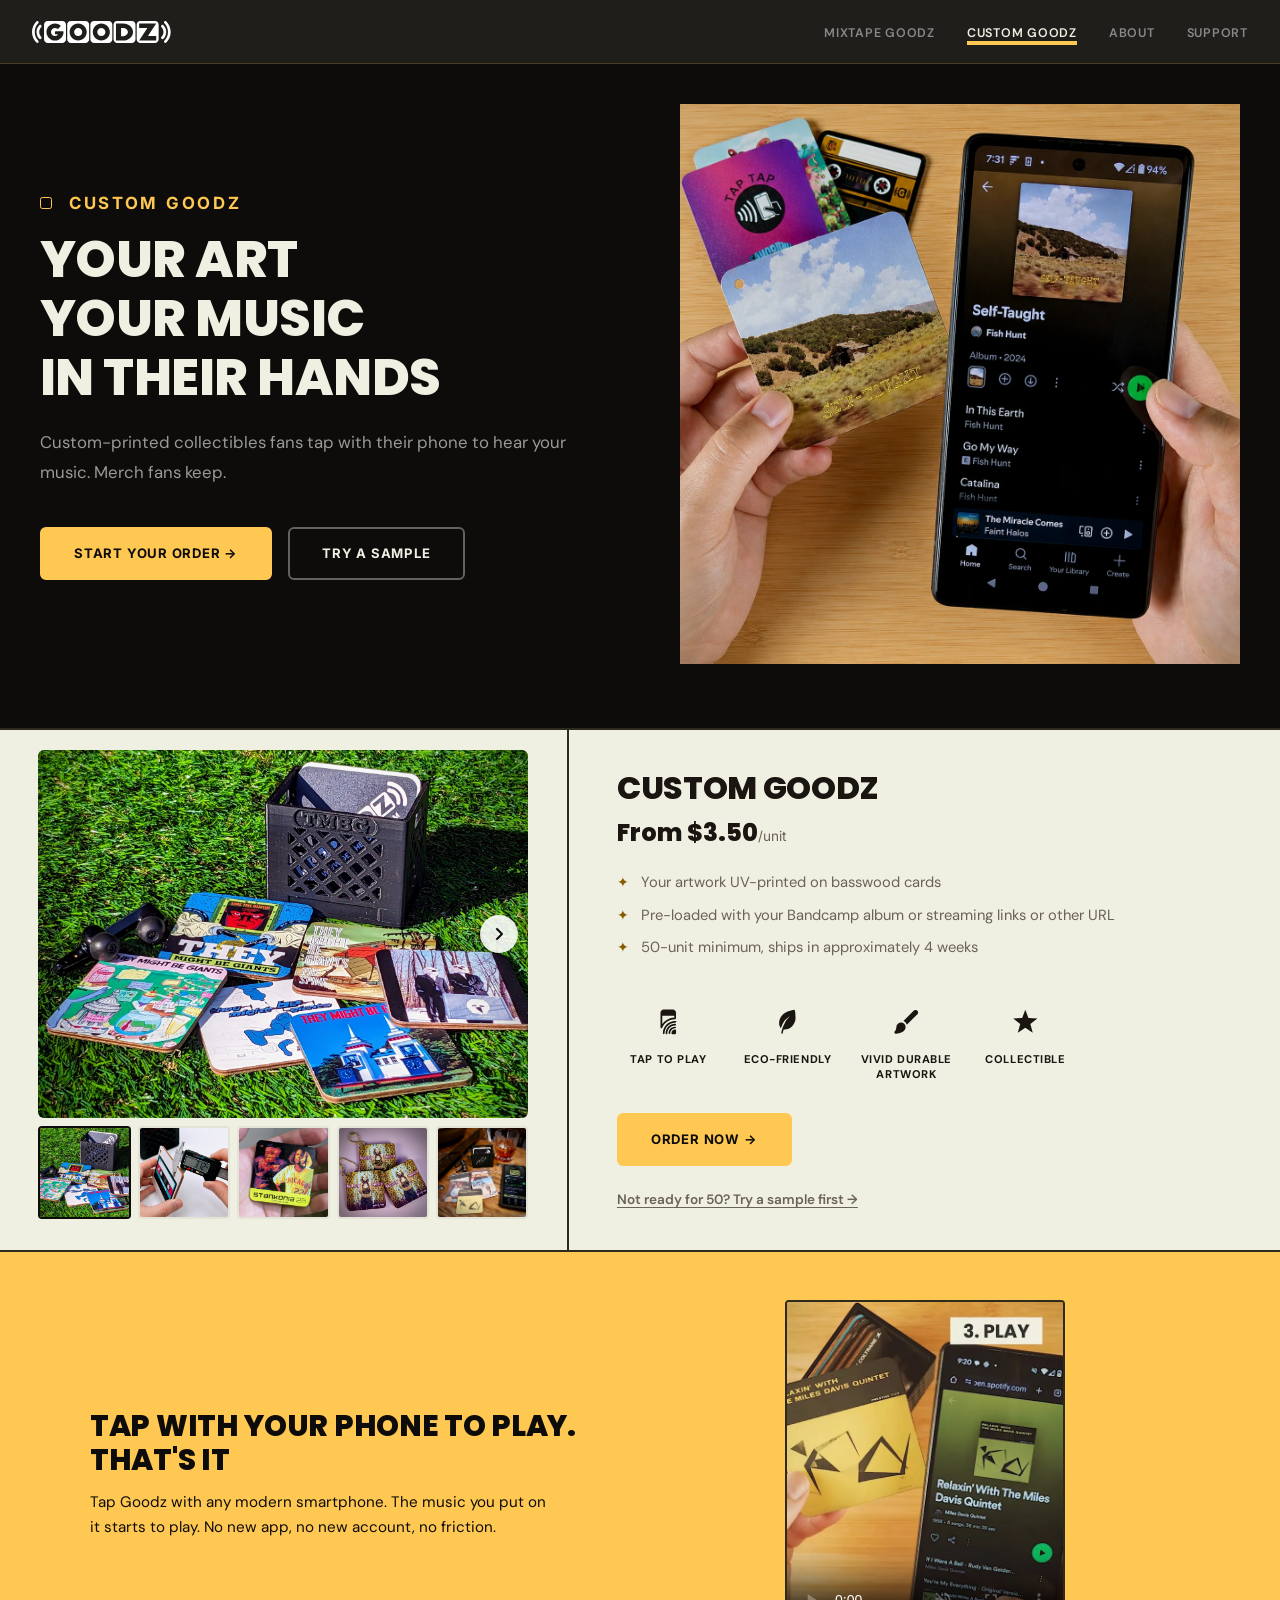
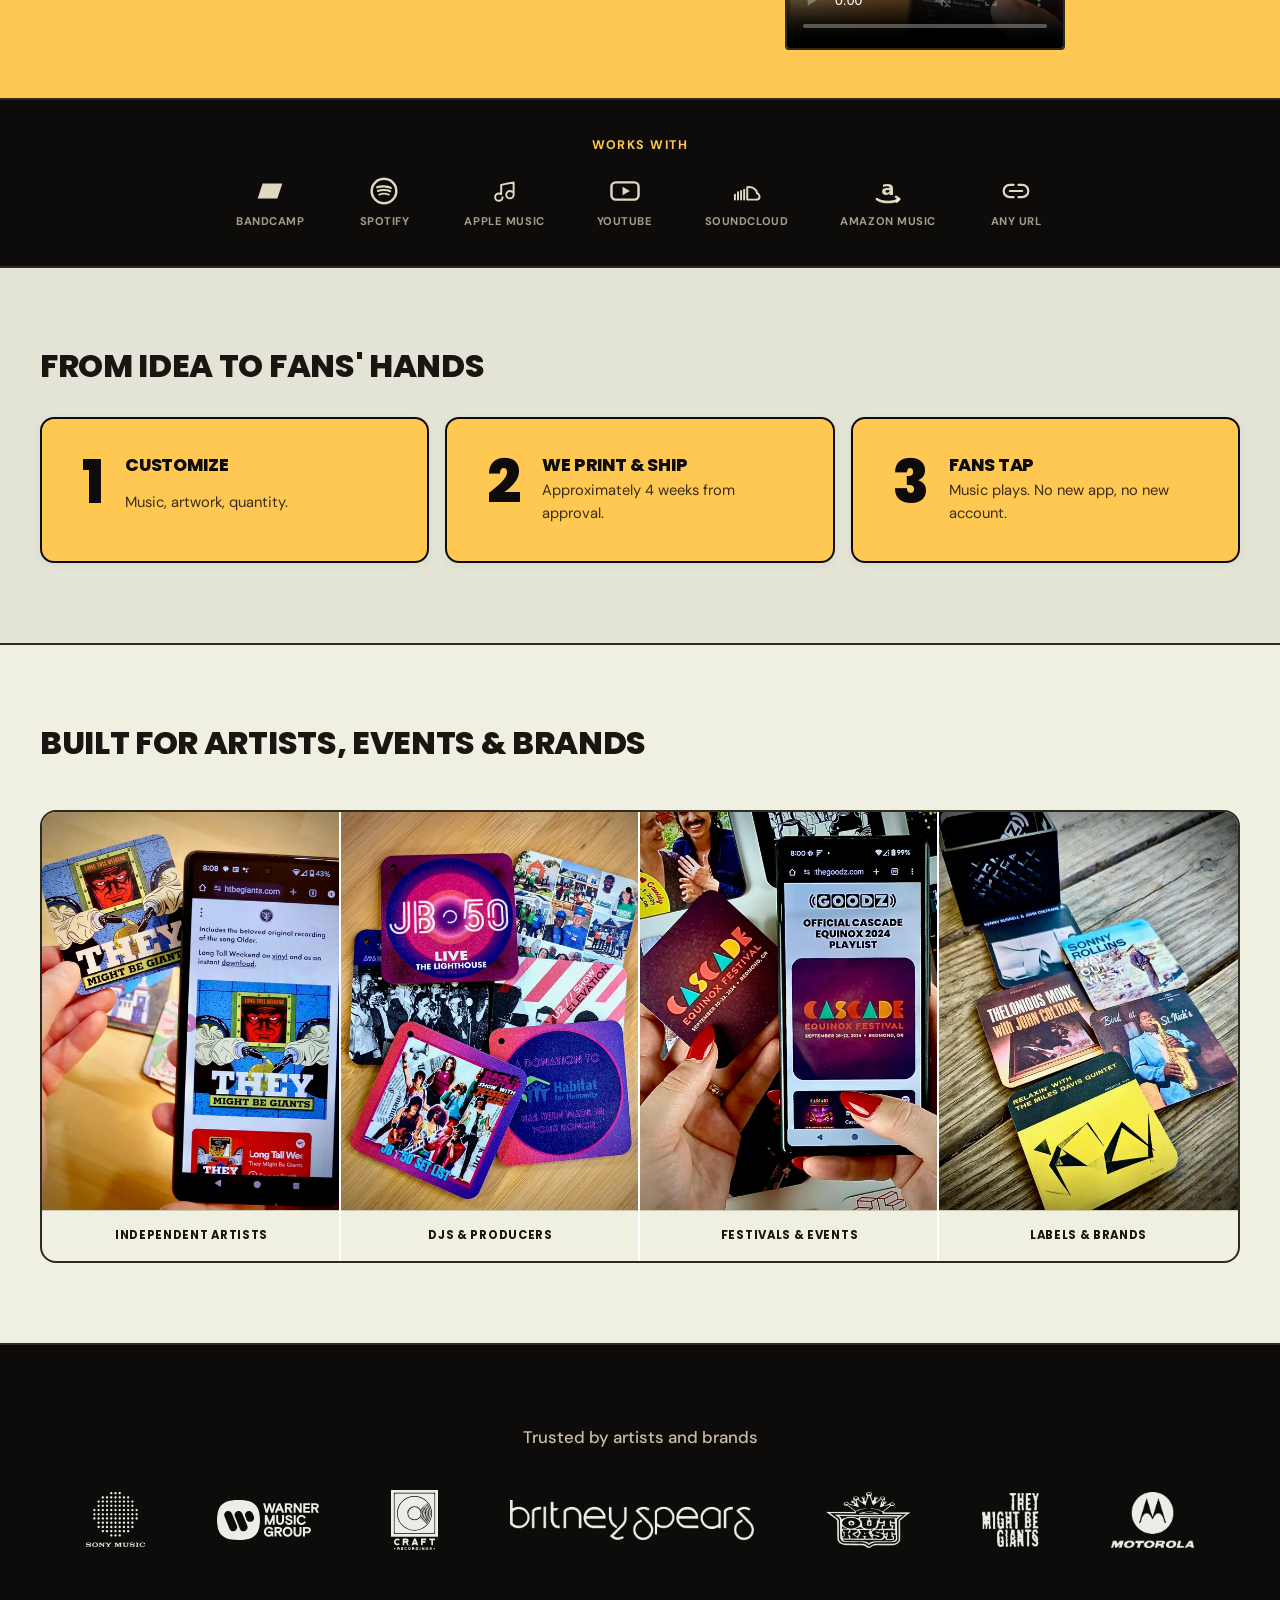
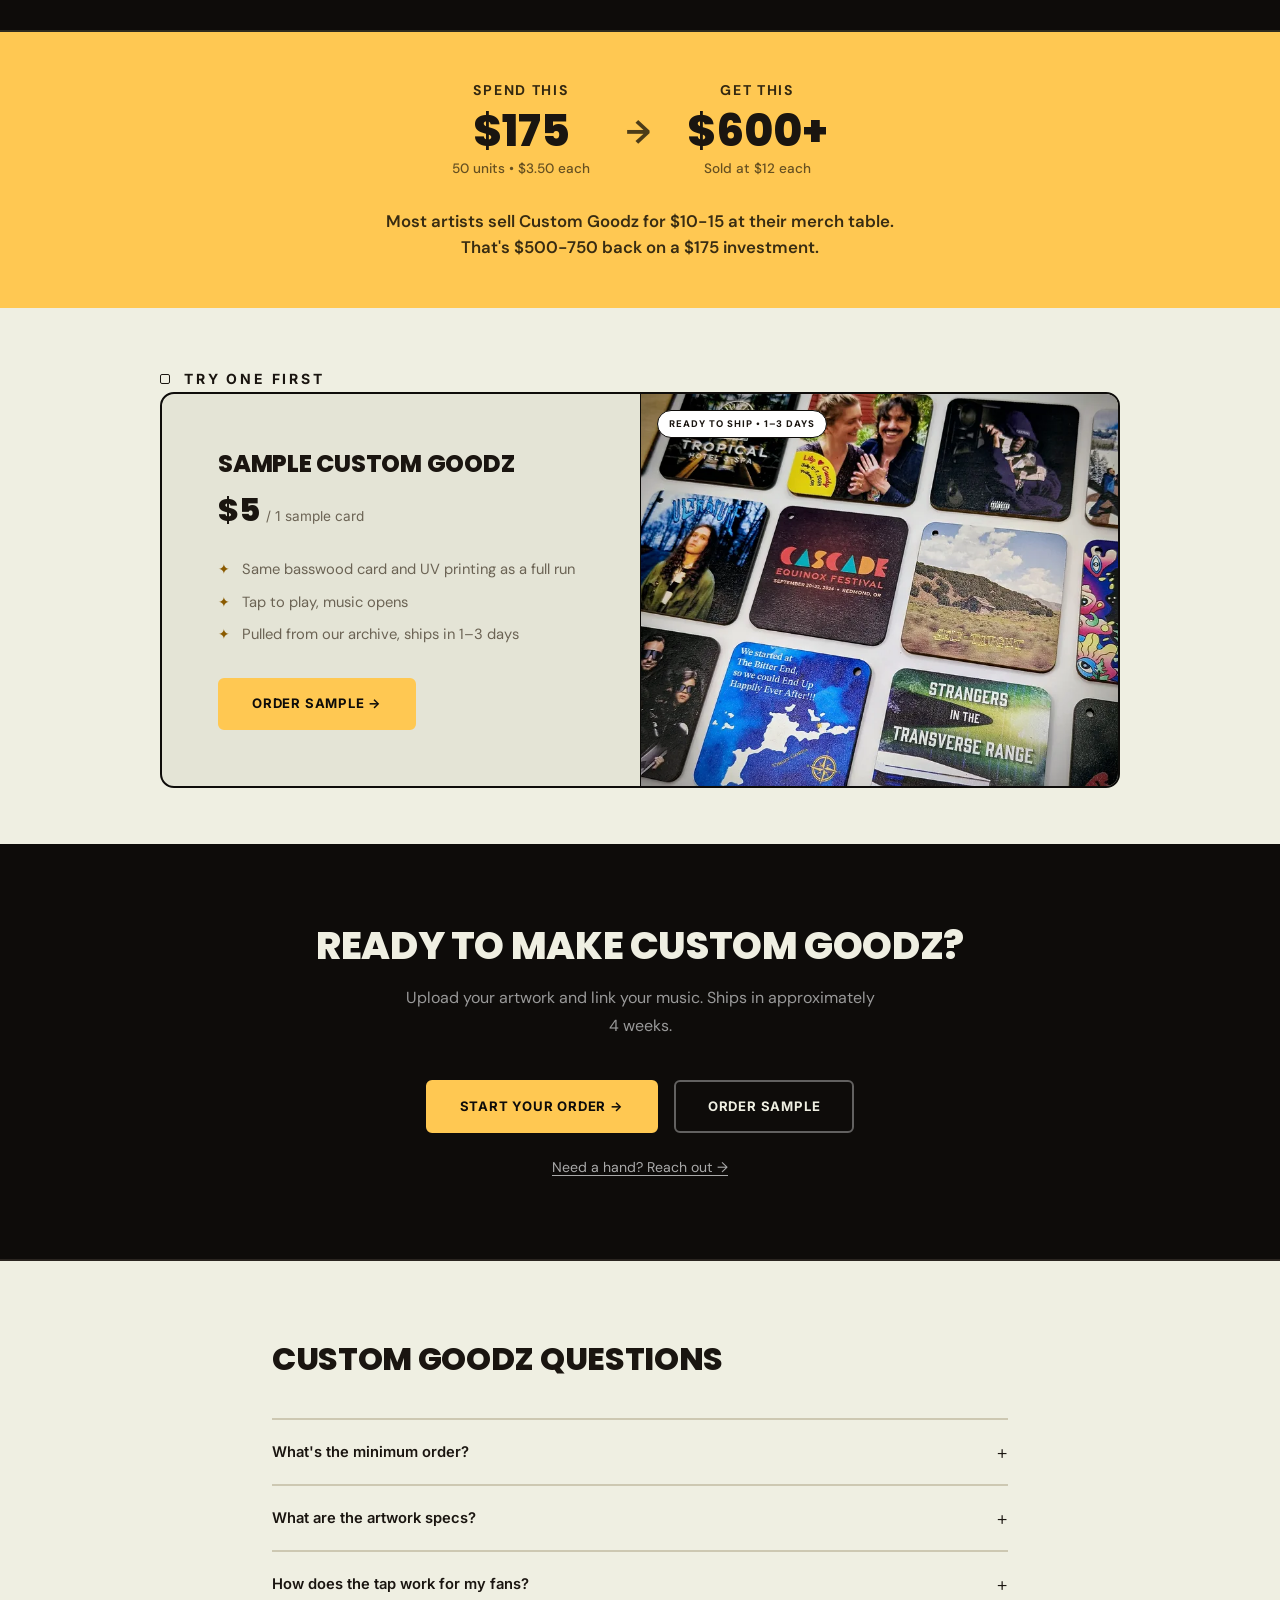
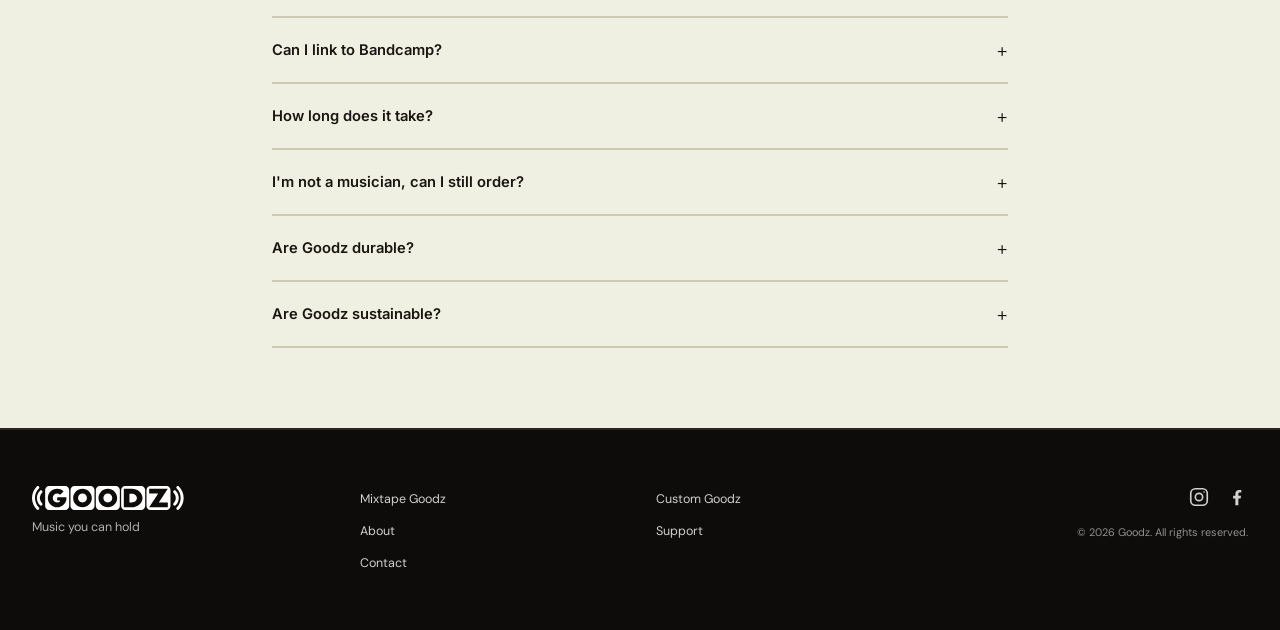
<file: custom.html>
<!DOCTYPE html>
<html lang="en">
<head>
  <meta charset="UTF-8">
  <meta name="viewport" content="width=device-width, initial-scale=1.0">
  <title>Custom Goodz - Goodz</title>
  <meta name="robots" content="noindex, nofollow">
  <link rel="canonical" href="https://getthegoodz.com/custom">
  <link rel="preconnect" href="https://fonts.googleapis.com">
  <link href="https://fonts.googleapis.com/css2?family=Poppins:wght@700;800&family=Inter:wght@400;500;600;700&display=swap" rel="stylesheet">
  <link rel="icon" type="image/png" href="favicon.png">
  <link rel="apple-touch-icon" href="apple-touch-icon.png">
  <link rel="stylesheet" href="style.css">
  <link rel="stylesheet" href="style-warm.css">
  <style>
    .usp-list { list-style: none; display: flex; flex-direction: column; gap: 0.65rem; margin-bottom: 1.5rem; }
    .usp-list li { display: flex; align-items: baseline; gap: 0.75rem; font-size: 0.92rem; color: var(--text-light); }
    .usp-list li::before { content: "✦"; color: var(--amber-ink); flex-shrink: 0; font-size: 0.85rem; }

    .audience-grid {
      display: grid;
      grid-template-columns: repeat(4, 1fr);
      border: var(--border);
      margin-top: 3rem;
    }
    .audience-card { position: relative; border-right: none; overflow: hidden; }
    .audience-card::after {
      content: '';
      position: absolute;
      top: 0; right: 0; bottom: 0;
      width: 2px;
      background: #fff;
      pointer-events: none;
    }
    .audience-card:last-child::after { display: none; }
    .audience-img { aspect-ratio: 3/4; }
    .audience-label {
      padding: 1rem;
      border-top: var(--border-inner);
      font-family: 'Poppins', sans-serif;
      font-weight: 700;
      font-size: 0.72rem;
      text-transform: uppercase;
      letter-spacing: 0.06em;
    }

    @media (max-width: 900px) {
      .audience-grid { grid-template-columns: 1fr 1fr; }
      .audience-card:nth-child(2)::after { display: none; }
      .audience-card:nth-child(3) { border-top: var(--border); }
    }
    @media (max-width: 600px) {
      .audience-grid { grid-template-columns: 1fr; }
      .audience-card::after { display: none; }
      .audience-card { border-bottom: var(--border-inner); }
    }

    /* Artwork guidelines (mirrored from Start Your Order page) */
    .faq-item-guidelines .faq-a { max-width: none; }
    .guidelines-section { margin: 0; }
    .option-section-label {
      font-size: 0.72rem;
      font-weight: 700;
      text-transform: uppercase;
      letter-spacing: 0.1em;
      color: var(--text-light);
      margin-bottom: 0.6rem;
      display: flex;
      align-items: center;
      gap: 0.5rem;
    }
    .guidelines-inner {
      display: grid;
      grid-template-columns: auto 1fr;
      gap: 1.75rem;
      align-items: start;
      margin-top: 0.75rem;
    }
    .guidelines-diagram { flex-shrink: 0; }
    .diagram-legend {
      display: flex;
      flex-direction: column;
      gap: 0.85rem;
    }
    .legend-toggle-wrap {
      display: flex;
      justify-content: flex-start;
    }
    .legend-item {
      display: flex;
      align-items: flex-start;
      gap: 0.7rem;
      font-size: 0.8rem;
      color: var(--text);
      line-height: 1.45;
    }
    .legend-mark {
      width: 26px;
      flex-shrink: 0;
      display: inline-block;
      margin-top: 0.3rem;
    }
    .legend-text { flex: 1; min-width: 0; }
    .legend-title-row {
      display: flex;
      flex-wrap: wrap;
      align-items: baseline;
      gap: 0.5rem;
      margin-bottom: 0.1rem;
    }
    .legend-title { font-weight: 700; color: var(--text); }
    .legend-dim { font-size: 0.78rem; font-weight: 500; color: var(--text-light); }
    .legend-desc { font-size: 0.74rem; color: var(--text-light); }
    .legend-mark-bleed {
      height: 14px;
      background: rgba(0, 0, 0, 0.32);
      border-radius: 2px;
    }

    /* Segmented in/mm toggle */
    .unit-toggle-group {
      display: inline-flex;
      border: 1px solid #cdc8b2;
      border-radius: 6px;
      overflow: hidden;
      background: #fff;
    }
    .unit-toggle-btn {
      padding: 0.32rem 0.95rem;
      font-size: 0.78rem;
      font-weight: 700;
      font-family: 'DM Sans', sans-serif;
      background: transparent;
      border: none;
      color: var(--text-light);
      cursor: pointer;
      letter-spacing: 0.04em;
      transition: background 0.15s, color 0.15s;
    }
    .unit-toggle-btn + .unit-toggle-btn { border-left: 1px solid #cdc8b2; }
    .unit-toggle-btn.active { background: var(--black); color: var(--white); }
    .unit-toggle-btn:hover:not(.active) { background: var(--off-white); color: var(--black); }

    .guidelines-downloads {}
    .dl-heading {
      font-size: 0.88rem;
      font-weight: 700;
      color: var(--black);
      margin-bottom: 0.6rem;
    }
    .template-tiles {
      display: flex;
      gap: 0.6rem;
      flex-wrap: wrap;
      margin-bottom: 1rem;
    }
    .template-tile {
      display: flex;
      flex-direction: column;
      align-items: center;
      gap: 0.3rem;
      padding: 0.75rem 0.6rem;
      border: 1.5px solid #cdc8b2;
      border-radius: 10px;
      text-decoration: none;
      color: var(--text);
      transition: border-color 0.12s, box-shadow 0.12s;
      min-width: 68px;
      text-align: center;
      background: #fff;
    }
    .template-tile:hover { border-color: var(--black); box-shadow: 0 2px 8px rgba(0,0,0,0.06); }
    .tile-ext {
      font-size: 0.68rem;
      font-weight: 800;
      text-transform: uppercase;
      padding: 0.25rem 0.45rem;
      border-radius: 4px;
      letter-spacing: 0.04em;
    }
    .tile-ext.ai { background: #E46F2A; color: #fff; }
    .tile-ext.pdf { background: #DC2626; color: #fff; }
    .tile-label { font-size: 0.68rem; color: var(--text-light); font-weight: 600; }
    .tile-dl { font-size: 0.75rem; color: #bbb; }

    .spec-list {
      display: flex;
      flex-direction: column;
      gap: 0.4rem;
    }
    .spec-item {
      position: relative;
      padding-left: 0.9rem;
      font-size: 0.78rem;
      color: var(--text-light);
      line-height: 1.5;
    }
    .spec-item::before {
      content: '';
      position: absolute;
      left: 0;
      top: 0.5rem;
      width: 4px;
      height: 4px;
      border-radius: 50%;
      background: var(--text-light);
    }
    .spec-item strong { color: var(--text); font-weight: 700; }

    @media (max-width: 860px) {
      .guidelines-inner { grid-template-columns: 1fr; }
      .guidelines-diagram { display: flex; flex-direction: column; align-items: center; }
    }

    /* Product-detail variant that hosts the mini gallery */
    .product-detail.with-gallery { grid-template-columns: 4fr 5fr; }
    .product-detail.with-gallery .product-detail-text { padding: 2.5rem 3rem; }

    /* Feature row on the Custom Goodz product card */
    .product-feature-row {
      display: flex;
      justify-content: space-between;
      gap: 1rem;
      margin: 0.25rem 0 1.5rem;
      padding-top: 0.85rem;
      border-top: 1px solid var(--border-inner);
      max-width: 460px;
    }
    .product-feature {
      flex: 1 1 0;
      min-width: 0;
      display: flex;
      flex-direction: column;
      align-items: center;
      text-align: center;
      gap: 0.5rem;
      color: var(--text);
      padding-top: 0.25rem;
    }
    .product-feature svg { display: block; flex-shrink: 0; width: auto; height: 40px; }
    .product-feature span {
      font-size: 0.7rem;
      font-weight: 700;
      text-transform: uppercase;
      letter-spacing: 0.05em;
      color: var(--text);
      line-height: 1.3;
    }
    /* Keep all four features on one line on narrow phones */
    @media (max-width: 480px) {
      .product-feature-row { gap: 0.5rem; }
      .product-feature svg { height: 34px; }
      .product-feature span { font-size: 0.6rem; letter-spacing: 0.02em; }
    }

    /* Soft text link below the main "Order Now" CTA, points down to sample */
    .try-one-link {
      margin-top: 1.5rem;
      font-size: 0.85rem;
      font-weight: 600;
      color: var(--text-light);
      text-decoration: underline;
      text-underline-offset: 3px;
    }
    .try-one-link:hover { color: var(--black); }

    /* Sample-card variant: contained, bordered, image-on-right.
       Visually distinct from the full-width "start an order" product card. */
    .sample-eyebrow {
      max-width: 960px;
      margin: 4rem auto 0.4rem;
      padding: 0;
      letter-spacing: 0.2em;
      color: var(--text);
      scroll-margin-top: 5rem;
    }
    .product-detail.sample-card {
      max-width: 960px;
      margin: 0 auto 3.5rem;
      border: 2px solid var(--black);
      border-radius: 14px;
      overflow: hidden;
      background: var(--off-white);
    }
    .product-detail.sample-card .product-detail-img {
      border-right: none;
      border-left: 1px solid var(--black);
      position: relative;
    }
    .product-detail.sample-card .sample-badge {
      position: absolute;
      top: 1rem;
      left: 1rem;
      background: #fff;
      border: 1.5px solid var(--black);
      padding: 0.35rem 0.7rem;
      font-size: 0.6rem;
      font-weight: 800;
      text-transform: uppercase;
      letter-spacing: 0.1em;
      border-radius: 999px;
      z-index: 2;
      margin: 0;
    }
    @media (max-width: 900px) {
      .sample-eyebrow { margin: 2.5rem 1.25rem 0.4rem; scroll-margin-top: 7rem; }
      .product-detail.sample-card { margin: 0.6rem 1.25rem 2.5rem; }
      .product-detail.sample-card .product-detail-img {
        border-left: none;
        border-top: none;
        border-bottom: 1px solid var(--black);
        order: 0;
      }
      .product-detail.sample-card .product-detail-text { order: 1; }
    }
    @media (max-width: 900px) {
      .product-detail.with-gallery { grid-template-columns: 1fr; }
      .product-detail.with-gallery .product-detail-img { max-height: none; min-height: 0 !important; border-bottom: none; }
      .product-detail.with-gallery .product-detail-text { padding: 2rem 1.5rem; }
      .product-detail.with-gallery .gallery-mini { padding: 1rem 1rem 0; max-width: 360px; }
    }

    /* Mini gallery used inside .product-detail */
    .gallery-mini {
      padding: 1.25rem;
      display: flex;
      flex-direction: column;
      gap: 0.55rem;
      height: 100%;
      box-sizing: border-box;
      max-width: 530px;
      margin: 0 auto;
    }
    .gallery-mini-hero {
      position: relative;
      aspect-ratio: 4 / 3;
      background: var(--off-white);
      overflow: hidden;
      border-radius: 6px;
      touch-action: pan-y;
    }
    .gallery-mini-hero img {
      width: 100%; height: 100%; object-fit: cover; display: block;
    }
    .gallery-mini-nav {
      position: absolute;
      top: 50%;
      transform: translateY(-50%);
      width: 38px;
      height: 38px;
      border-radius: 50%;
      border: none;
      background: rgba(255, 255, 255, 0.88);
      color: var(--black);
      display: flex;
      align-items: center;
      justify-content: center;
      cursor: pointer;
      box-shadow: 0 2px 8px rgba(0, 0, 0, 0.18);
      z-index: 2;
      padding: 0;
    }
    .gallery-mini-nav:hover { background: #fff; }
    .gallery-mini-nav.hidden { display: none; }
    .gallery-mini-nav-prev { left: 10px; }
    .gallery-mini-nav-next { right: 10px; }
    .gallery-mini-thumbs {
      display: flex;
      gap: 0.45rem;
    }
    .gallery-mini-thumb {
      flex: 1;
      aspect-ratio: 1;
      background: var(--off-white);
      border: 2px solid transparent;
      cursor: pointer;
      border-radius: 4px;
      overflow: hidden;
    }
    .gallery-mini-thumb.active,
    .gallery-mini-thumb:hover { border-color: var(--black); }
    .gallery-mini-thumb img {
      width: 100%; height: 100%; object-fit: cover; display: block;
    }

    /* Compact "Tap with your phone to play" section (mirrors the home page) */
    .video-section { background: var(--amber); border-bottom: var(--border); padding: 3rem 2rem; }
    .video-inner { max-width: 1100px; margin: 0 auto; display: grid; grid-template-columns: 1fr 1fr; gap: 2.5rem; align-items: center; }
    .video-text h2 { font-size: clamp(1.4rem, 2.4vw, 1.85rem); margin-bottom: 0.75rem; color: var(--black); }
    .video-text p { color: var(--black); line-height: 1.7; max-width: 460px; font-size: 0.95rem; }
    .video-frame { display: flex; justify-content: center; }
    .video-frame video { width: 100%; max-width: 280px; aspect-ratio: 4/5; background: #000; border: var(--border); border-radius: 4px; object-fit: cover; }
    @media (max-width: 900px) {
      .video-inner { grid-template-columns: 1fr; gap: 1.75rem; }
      .video-text { text-align: center; }
      .video-text p { margin: 0 auto; }
    }
  </style>
</head>
<body>

<nav class="nav">
  <a href="index.html" class="nav-logo" aria-label="Goodz home"><img src="logos/goodz-wordmark-white.svg" alt="Goodz" width="139" height="22"></a>
  <ul class="nav-links">
    <li><a href="mixtape.html">Mixtape Goodz</a></li>
    <li><a href="custom.html" class="is-current">Custom Goodz</a></li>
    <li><a href="about.html">About</a></li>
    <li><a href="support.html">Support</a></li>  </ul>
  <button class="nav-toggle" aria-label="Menu" onclick="document.querySelector(&apos;.nav-links&apos;).classList.toggle(&apos;is-open&apos;)">☰</button>
</nav>

<!-- HERO -->
<div class="page-hero">
  <div class="page-hero-inner">
    <div class="page-hero-text">
      <p class="section-label on-dark">Custom Goodz</p>
      <h1>Your Art<br>Your Music<br>In Their Hands</h1>
      <p>Custom-printed collectibles fans tap with their phone to hear your music. Merch fans keep.</p>
      <div class="hero-ctas">
        <a href="order.html" class="btn btn-amber">Start Your Order →</a>
        <a href="#try-one" class="btn btn-ghost">Try A Sample</a>
      </div>
    </div>
    <div class="page-hero-visual">
      <img src="photos/custom-hero-fishhunt.webp" alt="Hands holding a Fish Hunt 'Self-Taught' Custom Goodz card next to a phone showing the same album on Spotify, with a small stack of other Custom Goodz cards on the table." loading="eager">
    </div>
  </div>
</div>

<!-- PRODUCT DETAIL -->
<div class="product-detail with-gallery">
  <div class="product-detail-img">
    <div class="gallery-mini">
      <div class="gallery-mini-hero" id="cd-hero-wrap">
        <img id="cd-hero" src="photos/TMBG_crate_grass.jpg" alt="A wooden Custom Goodz card resting on grass near a crate of They Might Be Giants vinyl.">
        <button class="gallery-mini-nav gallery-mini-nav-prev" type="button" aria-label="Previous image">
          <svg width="14" height="14" viewBox="0 0 14 14" fill="none" xmlns="http://www.w3.org/2000/svg">
            <path d="M9 2L4 7l5 5" stroke="currentColor" stroke-width="2" stroke-linecap="round" stroke-linejoin="round"/>
          </svg>
        </button>
        <button class="gallery-mini-nav gallery-mini-nav-next" type="button" aria-label="Next image">
          <svg width="14" height="14" viewBox="0 0 14 14" fill="none" xmlns="http://www.w3.org/2000/svg">
            <path d="M5 2l5 5-5 5" stroke="currentColor" stroke-width="2" stroke-linecap="round" stroke-linejoin="round"/>
          </svg>
        </button>
      </div>
      <div class="gallery-mini-thumbs" id="cd-thumbs">
        <div class="gallery-mini-thumb active" data-img="photos/TMBG_crate_grass.jpg"><img src="photos/TMBG_crate_grass.jpg" alt="Custom Goodz in the wild" loading="lazy"></div>
        <div class="gallery-mini-thumb" data-img="photos/goodz-calipers.webp"><img src="photos/goodz-calipers.webp" alt="Digital calipers measuring the thickness of a Custom Goodz card at 3.12mm." loading="lazy"></div>
        <div class="gallery-mini-thumb" data-img="photos/PXL_20251003_220145577.MP.jpg"><img src="photos/PXL_20251003_220145577.MP.jpg" alt="Custom Goodz close-up" loading="lazy"></div>
        <div class="gallery-mini-thumb" data-img="photos/PXL_20250205_213837796.png"><img src="photos/PXL_20250205_213837796.png" alt="Custom Goodz detail" loading="lazy"></div>
        <div class="gallery-mini-thumb" data-img="photos/bourbon_1_1.jpeg"><img src="photos/bourbon_1_1.jpeg" alt="Custom Goodz lifestyle shot" loading="lazy"></div>
      </div>
    </div>
  </div>
  <div class="product-detail-text">
    <h2 style="font-size:2rem;margin-bottom:0.5rem;">Custom Goodz</h2>
    <div class="product-price" style="font-size:1.5rem;margin-bottom:1.25rem;">From $3.50<span>/unit</span></div>
    <ul class="usp-list">
      <li>Your artwork UV-printed on basswood cards</li>
      <li>Pre-loaded with your Bandcamp album or streaming links or other URL</li>
      <li>50-unit minimum, ships in approximately 4 weeks</li>
    </ul>
    <div class="product-feature-row">
      <div class="product-feature">
        <svg viewBox="0 0 110 135" fill="currentColor" aria-hidden="true">
          <path d="M78.2,51.3c1.6,0,2.9-1.3,2.9-2.9v-19.4c0-5.9-4.8-10.7-10.7-10.7h-31c-5.9,0-10.7,4.8-10.7,10.7v50.3c0,1.4,1,2.6,2.3,2.9h.6c1.2,0,2.2-.7,2.7-1.8,3.6-8.6,9.7-16,17.5-21.2,7.8-5.2,17-7.9,26.3-7.9h0ZM34.7,68v-28.3h40.7v5.9c-16.3.9-31.3,9.2-40.7,22.5h0ZM42.5,98.8c0,1.6-1.3,2.9-2.9,2.9s-2.9-1.3-2.9-2.9c0-11.1,4.4-21.6,12.2-29.5,7.8-7.8,18.4-12.2,29.5-12.2s2.9,1.3,2.9,2.9-1.3,2.9-2.9,2.9c-9.5,0-18.6,3.8-25.3,10.5-6.7,6.7-10.5,15.8-10.5,25.3h0ZM81.2,69.6c0,.8-.3,1.5-.9,2.1-.6.5-1.3.8-2.1.8-7,0-13.7,2.8-18.6,7.7-4.9,4.9-7.7,11.6-7.7,18.6.1.8-.2,1.7-.7,2.3-.6.6-1.3,1-2.2,1s-1.6-.4-2.2-1c-.6-.6-.8-1.5-.7-2.3,0-8.5,3.4-16.6,9.4-22.6,6-6,14.1-9.4,22.6-9.4.8,0,1.5.3,2.1.9s.9,1.3.9,2.1h0ZM81.2,79.2c0,1.6-1.3,2.9-2.9,2.9-4.3,0-8.5,1.8-11.6,4.9-3.1,3.1-4.8,7.2-4.9,11.6,0,1.6-1.3,2.9-2.9,2.9s-2.9-1.3-2.9-2.9c0-5.8,2.5-11.4,6.6-15.5,4.2-4.1,9.7-6.4,15.6-6.4,1.5,0,2.8,1.2,2.9,2.7h0ZM81.2,89v9.8c0,1.6-1.3,2.9-2.9,2.9h-9.8c-1.6,0-2.9-1.3-2.9-2.9,0-6.9,5.6-12.5,12.5-12.5.8,0,1.6.3,2.1.8.6.6.9,1.3.9,2.1v-.2Z"/>
        </svg>
        <span>Tap to play</span>
      </div>
      <div class="product-feature">
        <svg viewBox="0 0 110 135" fill="currentColor" aria-hidden="true">
          <path d="M79.7,19.7s-27,4.3-37.6,14.1c-6.7,6.2-9.7,10.9-12.2,17.1-2.9,7.2-3.5,17.7-.8,23.6,2.1,4.7,4.4,7.7,4.4,7.7,0,0,7-21.4,16-29.7,9-8.3,13.6-10.3,13.6-10.3,0,0-9.6,9-15.2,19.2-4.7,8.5-11.7,22.5-13.1,36.1-.1,1.4.7,2.6,2.1,2.9,1.4.2,2.6-.7,2.9-2.1.8-4.6,1.5-8.6,2.8-12.4,3,0,7.5-.2,13.8-1.6,14.5-3,25.5-21.4,26.2-32.9.7-11.5-.9-25.2-1.9-28.5l-.9-3.2Z"/>
        </svg>
        <span>Eco-friendly</span>
      </div>
      <div class="product-feature">
        <svg viewBox="0 0 110 135" fill="currentColor" aria-hidden="true">
          <path d="M93.3,33.5c-.9,1.3-2.2,2.3-3.3,3.4l-33.1,33.1c-.1-.5-.3-1-.5-1.6-2.5-5.2-5.9-8.6-11.3-10.8.6-.8,1.3-1.4,2-2l31.9-31.9c2-2,3.5-3.4,6.4-3.7,7.2-1.1,12.3,7.2,7.9,13.4h0ZM36.1,62.7c-8.2.9-14.2,6.7-14.6,15.1-.3,5.6-.6,8.3-4.3,13.3-1.2,1.6-2.4,2.5-2.2,4.8.4,3.4,3.2,4.3,6.2,4.1,3-.2,5.9-.7,8.8-1.4,7.4-2.1,16.6-5.9,20.5-12.9,6.2-10.9-1.9-23.2-14.4-23h0Z"/>
        </svg>
        <span>Vivid durable artwork</span>
      </div>
      <div class="product-feature">
        <svg viewBox="0 0 110 135" fill="currentColor" aria-hidden="true">
          <path d="M55,19 L65.6,47.4 L95.9,48.7 L72.1,67.6 L80.3,96.8 L55,80 L29.7,96.8 L37.9,67.6 L14.1,48.7 L44.4,47.4 Z"/>
        </svg>
        <span>Collectible</span>
      </div>
    </div>
    <a href="order.html" class="btn btn-amber" style="align-self:flex-start;margin-top:0.5rem;">Order Now &rarr;</a>
    <a href="#try-one" class="try-one-link" style="align-self:flex-start;">Not ready for 50? Try a sample first &rarr;</a>
  </div>
</div>

<!-- TAP WITH YOUR PHONE -->
<section class="video-section">
  <div class="video-inner">
    <div class="video-text">
      <h2>Tap with Your Phone to Play. That's It</h2>
      <p>Tap Goodz with any modern smartphone. The music you put on it starts to play. No new app, no new account, no friction.</p>
    </div>
    <div class="video-frame">
      <video src="photos/explainer.mp4" poster="photos/explainer-poster.webp" autoplay muted loop playsinline controls preload="metadata" aria-label="Explainer video showing a Goodz card being tapped with a phone, which opens a Miles Davis album on Spotify."></video>
    </div>
  </div>
</section>

<!-- COMPAT BAR -->
<div class="compat-bar dark">
  <div class="works-with-inner">
    <strong class="works-with-label">Works with</strong>
    <div class="works-with-icons">
      <div class="works-with-item" title="Bandcamp">
        <svg width="32" height="32" viewBox="0 0 26 26" fill="none" aria-hidden="true">
          <path d="M7 7 L23 7 L19 19 L3 19 Z" fill="currentColor"/>
        </svg>
        <span>Bandcamp</span>
      </div>
      <div class="works-with-item" title="Spotify">
        <svg width="32" height="32" viewBox="0 0 26 26" fill="none" aria-hidden="true">
          <circle cx="13" cy="13" r="10" stroke="currentColor" stroke-width="2"/>
          <path d="M7.5 10 C 10 9 16 9 18.5 10.5" stroke="currentColor" stroke-width="1.8" fill="none" stroke-linecap="round"/>
          <path d="M8 13 C 10.5 12 15.5 12 18 13.2" stroke="currentColor" stroke-width="1.6" fill="none" stroke-linecap="round"/>
          <path d="M9 16 C 11 15.2 15 15.2 17 16" stroke="currentColor" stroke-width="1.4" fill="none" stroke-linecap="round"/>
        </svg>
        <span>Spotify</span>
      </div>
      <div class="works-with-item" title="Apple Music">
        <svg width="32" height="32" viewBox="0 0 26 26" fill="none" aria-hidden="true">
          <path d="M11 18 C11 19.66 9.66 21 8 21 C6.34 21 5 19.66 5 18 C5 16.34 6.34 15 8 15 C8.7 15 9.36 15.24 9.9 15.63 V8 L20 6 V16 C20 17.66 18.66 19 17 19 C15.34 19 14 17.66 14 16 C14 14.34 15.34 13 17 13 C17.7 13 18.36 13.24 18.9 13.63" stroke="currentColor" stroke-width="1.6" fill="none" stroke-linejoin="round" stroke-linecap="round"/>
        </svg>
        <span>Apple Music</span>
      </div>
      <div class="works-with-item" title="YouTube">
        <svg width="32" height="32" viewBox="0 0 26 26" fill="none" aria-hidden="true">
          <rect x="2" y="6" width="22" height="14" rx="3.5" stroke="currentColor" stroke-width="2"/>
          <path d="M11 9.5 L17 13 L11 16.5 Z" fill="currentColor"/>
        </svg>
        <span>YouTube</span>
      </div>
      <div class="works-with-item" title="SoundCloud">
        <svg width="32" height="32" viewBox="0 0 26 26" fill="none" aria-hidden="true">
          <path d="M4 16 V20 M6.5 14 V20 M9 13 V20 M11.5 12 V20" stroke="currentColor" stroke-width="1.6" stroke-linecap="round"/>
          <path d="M14 10 C 18 9 22 12 22 15 C 23 15 24 16.3 24 17.8 C 24 19.45 22.66 20 21 20 L 14 20 Z" stroke="currentColor" stroke-width="1.6" fill="none" stroke-linejoin="round"/>
        </svg>
        <span>SoundCloud</span>
      </div>
      <div class="works-with-item" title="Amazon Music">
        <svg width="32" height="32" viewBox="0 0 26 26" fill="none" aria-hidden="true">
          <text x="13" y="16" font-family="system-ui, -apple-system, 'Helvetica Neue', Arial, sans-serif" font-weight="900" font-size="16" text-anchor="middle" fill="currentColor">a</text>
          <path d="M4 19.5 C 8 22.8 18 22.8 22 19.5" stroke="currentColor" stroke-width="2.1" fill="none" stroke-linecap="round"/>
          <path d="M19.5 17.7 L22 19.5 L20 21.6" stroke="currentColor" stroke-width="2.1" fill="none" stroke-linecap="round" stroke-linejoin="round"/>
        </svg>
        <span>Amazon Music</span>
      </div>
      <div class="works-with-item" title="Any URL">
        <svg width="32" height="32" viewBox="0 0 26 26" fill="none" aria-hidden="true">
          <path d="M11 8 H8 a5 5 0 0 0 0 10 H11" stroke="currentColor" stroke-width="1.8" stroke-linecap="round" fill="none"/>
          <path d="M15 8 H18 a5 5 0 0 1 0 10 H15" stroke="currentColor" stroke-width="1.8" stroke-linecap="round" fill="none"/>
          <path d="M8 13 H18" stroke="currentColor" stroke-width="1.8" stroke-linecap="round"/>
        </svg>
        <span>Any URL</span>
      </div>
    </div>
  </div>
</div>

<!-- HOW IT WORKS -->
<div class="tap-section" id="how-it-works">
  <div class="tap-inner">
    <h2 style="font-size:2rem;margin-bottom:1.5rem;">From Idea to Fans' Hands</h2>
    <div class="steps">
      <div class="step">
        <span class="step-num">1</span>
        <h3>Customize</h3>
        <p>Music, artwork, quantity.</p>
      </div>
      <div class="step">
        <span class="step-num">2</span>
        <h3>We Print &amp; Ship</h3>
        <p>Approximately 4 weeks from approval.</p>
      </div>
      <div class="step">
        <span class="step-num">3</span>
        <h3>Fans Tap</h3>
        <p>Music plays. No new app, no new account.</p>
      </div>
    </div>
  </div>
</div>

<!-- WHO ORDERS -->
<section class="section-full" id="examples">
  <div style="max-width:1200px;margin:0 auto;">
    <h2 style="font-size:2rem;">Built for Artists, Events &amp; Brands</h2>
    <div class="audience-grid">
      <div class="audience-card">
        <div class="audience-img"><img src="photos/audience-artist.webp" alt="A They Might Be Giants 'Long Tall Weekend' Custom Goodz card next to a phone showing the band's website." loading="lazy"></div>
        <div class="audience-label">Independent Artists</div>
      </div>
      <div class="audience-card">
        <div class="audience-img"><img src="photos/audience-dj.webp" alt="A spread of Custom Goodz cards loaded with playlists from DJ'd events: a 50th birthday set, a benefit show, a U2 tribute night, and more." loading="lazy"></div>
        <div class="audience-label">DJs &amp; Producers</div>
      </div>
      <div class="audience-card">
        <div class="audience-img"><img src="photos/audience-festival.webp" alt="A Cascade Equinox Festival Custom Goodz card alongside a phone showing the official 2024 festival playlist." loading="lazy"></div>
        <div class="audience-label">Festivals &amp; Events</div>
      </div>
      <div class="audience-card">
        <div class="audience-img"><img src="photos/audience-label.webp" alt="A spread of Concord-style jazz reissue Custom Goodz featuring Sonny Rollins, Thelonious Monk, Bird, and Miles Davis." loading="lazy"></div>
        <div class="audience-label">Labels &amp; Brands</div>
      </div>
    </div>
  </div>
</section>

<!-- CREDIBILITY -->
<section class="cred-bar dark">
  <p class="cred-subhead">Trusted by artists and brands</p>
  <div class="cred-logos">
    <img class="cred-logo cred-logo--sony" src="logos/sony-music.svg" alt="Sony Music" loading="lazy">
    <img class="cred-logo cred-logo--warner" src="logos/warner-music.svg" alt="Warner Music Group" loading="lazy">
    <img class="cred-logo cred-logo--craft" src="logos/craft-recordings.svg" alt="Craft Recordings" loading="lazy">
    <img class="cred-logo cred-logo--britney" src="logos/britney-spears.png" alt="Britney Spears" loading="lazy">
    <img class="cred-logo cred-logo--outkast" src="logos/outkast.png" alt="OutKast" loading="lazy">
    <img class="cred-logo cred-logo--tmbg" src="logos/they-might-be-giants.png" alt="They Might Be Giants" loading="lazy">
    <img class="cred-logo cred-logo--motorola" src="logos/motorola.png" alt="Motorola" loading="lazy">
  </div>
</section>

<!-- REVENUE STRIP -->
<div class="revenue-strip">
  <div class="revenue-inner">
    <div class="revenue-math">
      <div class="revenue-block">
        <span class="revenue-tagline">Spend this</span>
        <span class="revenue-num">$175</span>
        <span class="revenue-label">50 units • $3.50 each</span>
      </div>
      <span class="revenue-arrow">&rarr;</span>
      <div class="revenue-block">
        <span class="revenue-tagline">Get this</span>
        <span class="revenue-num">$600+</span>
        <span class="revenue-label">Sold at $12 each</span>
      </div>
    </div>
    <div class="revenue-caption">
      <p>Most artists sell Custom Goodz for $10-15 at their merch table. That's $500-750 back on a $175 investment.</p>
    </div>
  </div>
</div>

<!-- TRY ONE FIRST -->
<p class="section-label sample-eyebrow" id="try-one">Try One First</p>
<div class="product-detail sample-card">
  <div class="product-detail-text">
    <h2 style="font-size:1.5rem;margin-bottom:0.5rem;">Sample Custom Goodz</h2>
    <div class="product-price" style="font-size:2rem;margin-bottom:1.5rem;">$5 <span>/ 1 sample card</span></div>
    <ul class="usp-list">
      <li>Same basswood card and UV printing as a full run</li>
      <li>Tap to play, music opens</li>
      <li>Pulled from our archive, ships in 1&ndash;3 days</li>
    </ul>
    <a href="https://shop.getthegoodz.com/products/sample-custom-goodz" class="btn btn-amber" style="align-self:flex-start;margin-top:0.5rem;">Order Sample &rarr;</a>
  </div>
  <div class="product-detail-img">
    <span class="sample-badge">Ready to Ship &bull; 1&ndash;3 Days</span>
    <img src="photos/home-custom-card.webp" alt="A Custom Goodz card from a past project, sent as a sample." loading="lazy" style="width:100%;height:100%;object-fit:cover;display:block;">
  </div>
</div>

<!-- CTA -->
<div class="cta-band">
  <h2>Ready to Make Custom Goodz?</h2>
  <p>Upload your artwork and link your music. Ships in approximately 4 weeks.</p>
  <div style="display:flex;gap:1rem;justify-content:center;flex-wrap:wrap;">
    <a href="order.html" class="btn btn-amber">Start Your Order →</a>
    <a href="#try-one" class="btn btn-ghost">Order Sample</a>
  </div>
  <a href="contact.html" class="cta-band-link">Need a hand? Reach out &rarr;</a>
</div>

<!-- FAQ -->
<div class="faq">
  <h2>Custom Goodz Questions</h2>

  <div class="faq-item">
    <button class="faq-q" onclick="toggleFaq(this)">What's the minimum order? <span class="icon">+</span></button>
    <div class="faq-a">50 units for a custom printed run. Want to try one first? Order a single card for $5, your artwork, your link, before committing.</div>
  </div>

  <div class="faq-item faq-item-guidelines" id="faq-artwork-specs">
    <button class="faq-q" onclick="toggleFaq(this)">What are the artwork specs? <span class="icon">+</span></button>
    <div class="faq-a">
      <div class="guidelines-section" id="artwork-guidelines">
        <div class="option-section-label">Artwork Guidelines</div>

        <div class="guidelines-inner">
          <div class="guidelines-diagram">
            <svg viewBox="0 0 70 70" xmlns="http://www.w3.org/2000/svg" style="width:200px;height:200px;display:block;border-radius:4px;overflow:hidden">
              <defs>
                <mask id="bleed-mask-faq" maskUnits="userSpaceOnUse">
                  <rect width="70" height="70" fill="white"/>
                  <rect x="2.5" y="2.5" width="65" height="65" rx="6" ry="6" fill="black"/>
                </mask>
              </defs>
              <rect width="70" height="70" fill="#fff"/>
              <rect width="70" height="70" fill="#000" fill-opacity="0.32" mask="url(#bleed-mask-faq)"/>
              <rect x="2.5" y="2.5" width="65" height="65" rx="6" ry="6"
                    fill="none" stroke="rgba(0,0,0,0.82)" stroke-width="0.45"/>
              <rect x="4" y="4" width="62" height="62" rx="4.5" ry="4.5"
                    fill="none" stroke="rgba(0,0,0,0.65)" stroke-width="0.3" stroke-dasharray="0.9 0.7"/>
              <text x="35" y="38" text-anchor="middle" font-family="DM Sans, sans-serif" font-size="3.6" font-weight="600" fill="rgba(0,0,0,0.55)">Your artwork</text>
            </svg>
          </div>

          <div class="guidelines-downloads">
            <div class="diagram-legend">
              <div class="legend-toggle-wrap">
                <div class="unit-toggle-group" id="unit-toggle">
                  <button type="button" class="unit-toggle-btn active" data-unit="in">in</button>
                  <button type="button" class="unit-toggle-btn" data-unit="mm">mm</button>
                </div>
              </div>

              <div class="legend-item">
                <span class="legend-mark legend-mark-bleed"></span>
                <div class="legend-text">
                  <div class="legend-title-row">
                    <span class="legend-title">Canvas (with bleed)</span>
                    <span class="legend-dim"><span data-mm-value data-mm="70">2.76"</span> &times; <span data-mm-value data-mm="70">2.76"</span></span>
                  </div>
                  <div class="legend-desc">Full artwork file. The outer <span data-mm-value data-mm="2.5">0.10"</span> is bleed and gets cut off when the tile is trimmed.</div>
                </div>
              </div>

              <div class="legend-item">
                <svg class="legend-mark" width="26" height="6" viewBox="0 0 26 6" aria-hidden="true">
                  <line x1="0" y1="3" x2="26" y2="3" stroke="rgba(0,0,0,0.82)" stroke-width="1.5"/>
                </svg>
                <div class="legend-text">
                  <div class="legend-title-row">
                    <span class="legend-title">Trim</span>
                    <span class="legend-dim"><span data-mm-value data-mm="65">2.56"</span> &times; <span data-mm-value data-mm="65">2.56"</span>, <span data-mm-value data-mm="6">0.24"</span> corners</span>
                  </div>
                  <div class="legend-desc">Cut edge of the goodz.</div>
                </div>
              </div>

              <div class="legend-item">
                <svg class="legend-mark" width="26" height="6" viewBox="0 0 26 6" aria-hidden="true">
                  <line x1="0" y1="3" x2="26" y2="3" stroke="rgba(0,0,0,0.65)" stroke-width="1.2" stroke-dasharray="3,2"/>
                </svg>
                <div class="legend-text">
                  <div class="legend-title-row">
                    <span class="legend-title">Safe-area line</span>
                    <span class="legend-dim"><span data-mm-value data-mm="1.5">0.06"</span> inside trim</span>
                  </div>
                  <div class="legend-desc">Keep important elements inside this line.</div>
                </div>
              </div>
            </div>

            <div class="spec-list" style="margin-top:1.5rem">
              <div class="spec-item"><strong>300 DPI</strong> minimum resolution</div>
              <div class="spec-item"><strong>20 MB</strong> max file size</div>
              <div class="spec-item"><strong>PNG, JPEG, TIFF, PDF</strong> file format</div>
              <div class="spec-item"><strong><span data-mm-value data-mm="70">2.76"</span> &times; <span data-mm-value data-mm="70">2.76"</span> canvas</strong> with <strong><span data-mm-value data-mm="2.5">0.10"</span> bleed</strong> on all sides. Keep important elements <strong><span data-mm-value data-mm="1.5">0.06"</span> inside</strong> the trim edge.</div>
            </div>

            <div class="dl-heading" style="margin-top:1.5rem">Download Artwork Template</div>
            <div class="template-tiles">
              <a href="templates/Goodz_Template_Front.ai" class="template-tile" download title="Download Illustrator template">
                <span class="tile-ext ai">ai</span>
                <span class="tile-label">Illustrator</span>
                <span class="tile-dl">&#8595;</span>
              </a>
              <a href="templates/GoodzArtTemplate.pdf" class="template-tile" download title="Download PDF template">
                <span class="tile-ext pdf">pdf</span>
                <span class="tile-label">PDF</span>
                <span class="tile-dl">&#8595;</span>
              </a>
            </div>
          </div>
        </div>
      </div>
    </div>
  </div>

  <div class="faq-item">
    <button class="faq-q" onclick="toggleFaq(this)">How does the tap work for my fans? <span class="icon">+</span></button>
    <div class="faq-a">Fans hold their phone near the card: top for iPhone, back for Android. The link opens in their browser in seconds. No app, no account. Works on iPhone 7+ and virtually all modern Android phones.</div>
  </div>

  <div class="faq-item">
    <button class="faq-q" onclick="toggleFaq(this)">Can I link to Bandcamp? <span class="icon">+</span></button>
    <div class="faq-a">Yes, any Bandcamp album URL, or upload a CSV of download codes (one unique code per card). The builder walks you through both options.</div>
  </div>

  <div class="faq-item">
    <button class="faq-q" onclick="toggleFaq(this)">How long does it take? <span class="icon">+</span></button>
    <div class="faq-a">Approximately 4 weeks from artwork approval to delivery. Rush options may be available, contact us if you have a hard deadline.</div>
  </div>

  <div class="faq-item">
    <button class="faq-q" onclick="toggleFaq(this)">I'm not a musician, can I still order? <span class="icon">+</span></button>
    <div class="faq-a">Absolutely. Custom Goodz are used for weddings, brand activations, hotels, conferences, and more. If you have artwork and a URL, we can make it a Goodz.</div>
  </div>

  <div class="faq-item">
    <button class="faq-q" onclick="toggleFaq(this)">Are Goodz durable? <span class="icon">+</span></button>
    <div class="faq-a">Yes. Goodz are made from solid basswood, not cardboard, with your artwork UV-printed and sealed into the surface so it won't peel or fade. The NFC chip is embedded inside the wood, so there's nothing to scratch off or wear out. Made to last.</div>
  </div>

  <div class="faq-item">
    <button class="faq-q" onclick="toggleFaq(this)">Are Goodz sustainable? <span class="icon">+</span></button>
    <div class="faq-a">Yes. Goodz are made from basswood, a fast-growing renewable wood, with no plastic and no batteries. The chip is a tiny passive NFC tag that needs no power. A keepsake fans hold onto, not disposable merch.</div>
  </div>
</div>

<footer>
  <div>
    <div class="footer-logo"><img src="logos/goodz-wordmark-white.svg" alt="Goodz" width="152" height="24"></div>
    <div class="footer-tagline">Music you can hold</div>
  </div>
  <ul class="footer-links">
    <li><a href="mixtape.html">Mixtape Goodz</a></li>
    <li><a href="custom.html">Custom Goodz</a></li>
    <li><a href="about.html">About</a></li>    <li><a href="support.html">Support</a></li>
    <li><a href="contact.html">Contact</a></li>
  </ul>
  <div class="footer-right">
    <div class="footer-social">
      <a href="https://www.instagram.com/getthegoodz" aria-label="Instagram">
        <svg viewBox="0 0 24 24" width="22" height="22" fill="none" stroke="currentColor" stroke-width="1.8" stroke-linecap="round" stroke-linejoin="round" aria-hidden="true"><rect x="3" y="3" width="18" height="18" rx="5"/><circle cx="12" cy="12" r="4"/><circle cx="17.5" cy="6.5" r="0.9" fill="currentColor" stroke="none"/></svg>
      </a>
      <a href="https://www.facebook.com/getthegoodz" aria-label="Facebook">
        <svg viewBox="0 0 24 24" width="22" height="22" fill="currentColor" aria-hidden="true"><path d="M13.5 21v-7.5h2.5l.4-3h-2.9V8.6c0-.9.25-1.5 1.55-1.5h1.65V4.4c-.3-.04-1.3-.12-2.45-.12-2.4 0-4.05 1.46-4.05 4.15v2.07H7.7v3h2.5V21h3.3z"/></svg>
      </a>
    </div>
    <div class="footer-copy">© 2026 Goodz. All rights reserved.</div>
  </div>
</footer>

<script>
function toggleFaq(btn) { btn.parentElement.classList.toggle('open'); }

// In/mm toggle for the artwork guidelines legend
function fmtIn(mm) { return (mm / 25.4).toFixed(2) + '"'; }
function fmtMm(mm) { return (Math.round(mm * 10) / 10) + ' mm'; }
function applyUnits(unit) {
  document.querySelectorAll('[data-mm-value]').forEach(el => {
    const mm = parseFloat(el.dataset.mm);
    el.textContent = unit === 'in' ? fmtIn(mm) : fmtMm(mm);
  });
}
document.querySelectorAll('.unit-toggle-btn').forEach(btn => {
  btn.addEventListener('click', () => {
    const unit = btn.dataset.unit;
    document.querySelectorAll('.unit-toggle-btn').forEach(b =>
      b.classList.toggle('active', b.dataset.unit === unit)
    );
    applyUnits(unit);
  });
});
applyUnits('in');

// Open a FAQ item when linked to by id (e.g. href="#faq-artwork-specs")
function openFaqFromHash() {
  const id = location.hash.replace('#', '');
  if (!id) return;
  const item = document.getElementById(id);
  if (item && item.classList.contains('faq-item')) item.classList.add('open');
}
window.addEventListener('hashchange', openFaqFromHash);
openFaqFromHash();
document.addEventListener('click', (e) => {
  const a = e.target.closest('a[href^="#faq-"]');
  if (!a) return;
  const item = document.getElementById(a.getAttribute('href').slice(1));
  if (item) item.classList.add('open');
});

// Product-card mini gallery: thumb click, chevron nav, swipe (no wrap at edges)
(function initMiniGallery() {
  const thumbs = Array.from(document.querySelectorAll('#cd-thumbs .gallery-mini-thumb'));
  const hero = document.getElementById('cd-hero');
  const heroWrap = document.getElementById('cd-hero-wrap');
  if (!thumbs.length || !hero || !heroWrap) return;

  const prevBtn = heroWrap.querySelector('.gallery-mini-nav-prev');
  const nextBtn = heroWrap.querySelector('.gallery-mini-nav-next');

  function setActive(idx) {
    if (idx < 0 || idx >= thumbs.length) return;
    thumbs.forEach(t => t.classList.remove('active'));
    thumbs[idx].classList.add('active');
    if (thumbs[idx].dataset.img) hero.src = thumbs[idx].dataset.img;
    updateNavVisibility();
  }
  function updateNavVisibility() {
    const idx = Math.max(0, thumbs.findIndex(t => t.classList.contains('active')));
    if (prevBtn) prevBtn.classList.toggle('hidden', idx === 0);
    if (nextBtn) nextBtn.classList.toggle('hidden', idx === thumbs.length - 1);
  }
  function navigate(dir) {
    const idx = Math.max(0, thumbs.findIndex(t => t.classList.contains('active')));
    setActive(idx + dir);
  }

  thumbs.forEach((t, i) => t.addEventListener('click', () => setActive(i)));
  if (prevBtn) prevBtn.addEventListener('click', () => navigate(-1));
  if (nextBtn) nextBtn.addEventListener('click', () => navigate(1));

  let startX = null, startY = null;
  heroWrap.addEventListener('touchstart', (e) => {
    startX = e.touches[0].clientX;
    startY = e.touches[0].clientY;
  }, { passive: true });
  heroWrap.addEventListener('touchend', (e) => {
    if (startX === null) return;
    const dx = e.changedTouches[0].clientX - startX;
    const dy = e.changedTouches[0].clientY - startY;
    if (Math.abs(dx) > 40 && Math.abs(dx) > Math.abs(dy)) {
      navigate(dx < 0 ? 1 : -1);
    }
    startX = startY = null;
  }, { passive: true });

  updateNavVisibility();
})();

// iOS Safari often ignores scroll-margin-top with smooth scroll +
// dynamic URL bar. Do the math ourselves for #try-one.
(function () {
  const ANCHOR_ID = 'try-one';
  function offsetForViewport() {
    return window.innerWidth <= 900 ? 96 : 80;
  }
  function jumpTo(el, smooth) {
    const top = el.getBoundingClientRect().top + window.scrollY - offsetForViewport();
    window.scrollTo({ top, behavior: smooth ? 'smooth' : 'auto' });
  }
  document.querySelectorAll('a[href$="#' + ANCHOR_ID + '"]').forEach(a => {
    a.addEventListener('click', e => {
      const href = a.getAttribute('href');
      const samePage = href.startsWith('#') || href.startsWith(location.pathname);
      if (!samePage) return;
      const el = document.getElementById(ANCHOR_ID);
      if (!el) return;
      e.preventDefault();
      history.replaceState(null, '', '#' + ANCHOR_ID);
      jumpTo(el, true);
    });
  });
  if (location.hash === '#' + ANCHOR_ID) {
    const el = document.getElementById(ANCHOR_ID);
    if (el) {
      // Wait one frame for layout to settle (iOS URL bar collapse).
      requestAnimationFrame(() => jumpTo(el, false));
    }
  }
})();
</script>
</body>
</html>
</file>
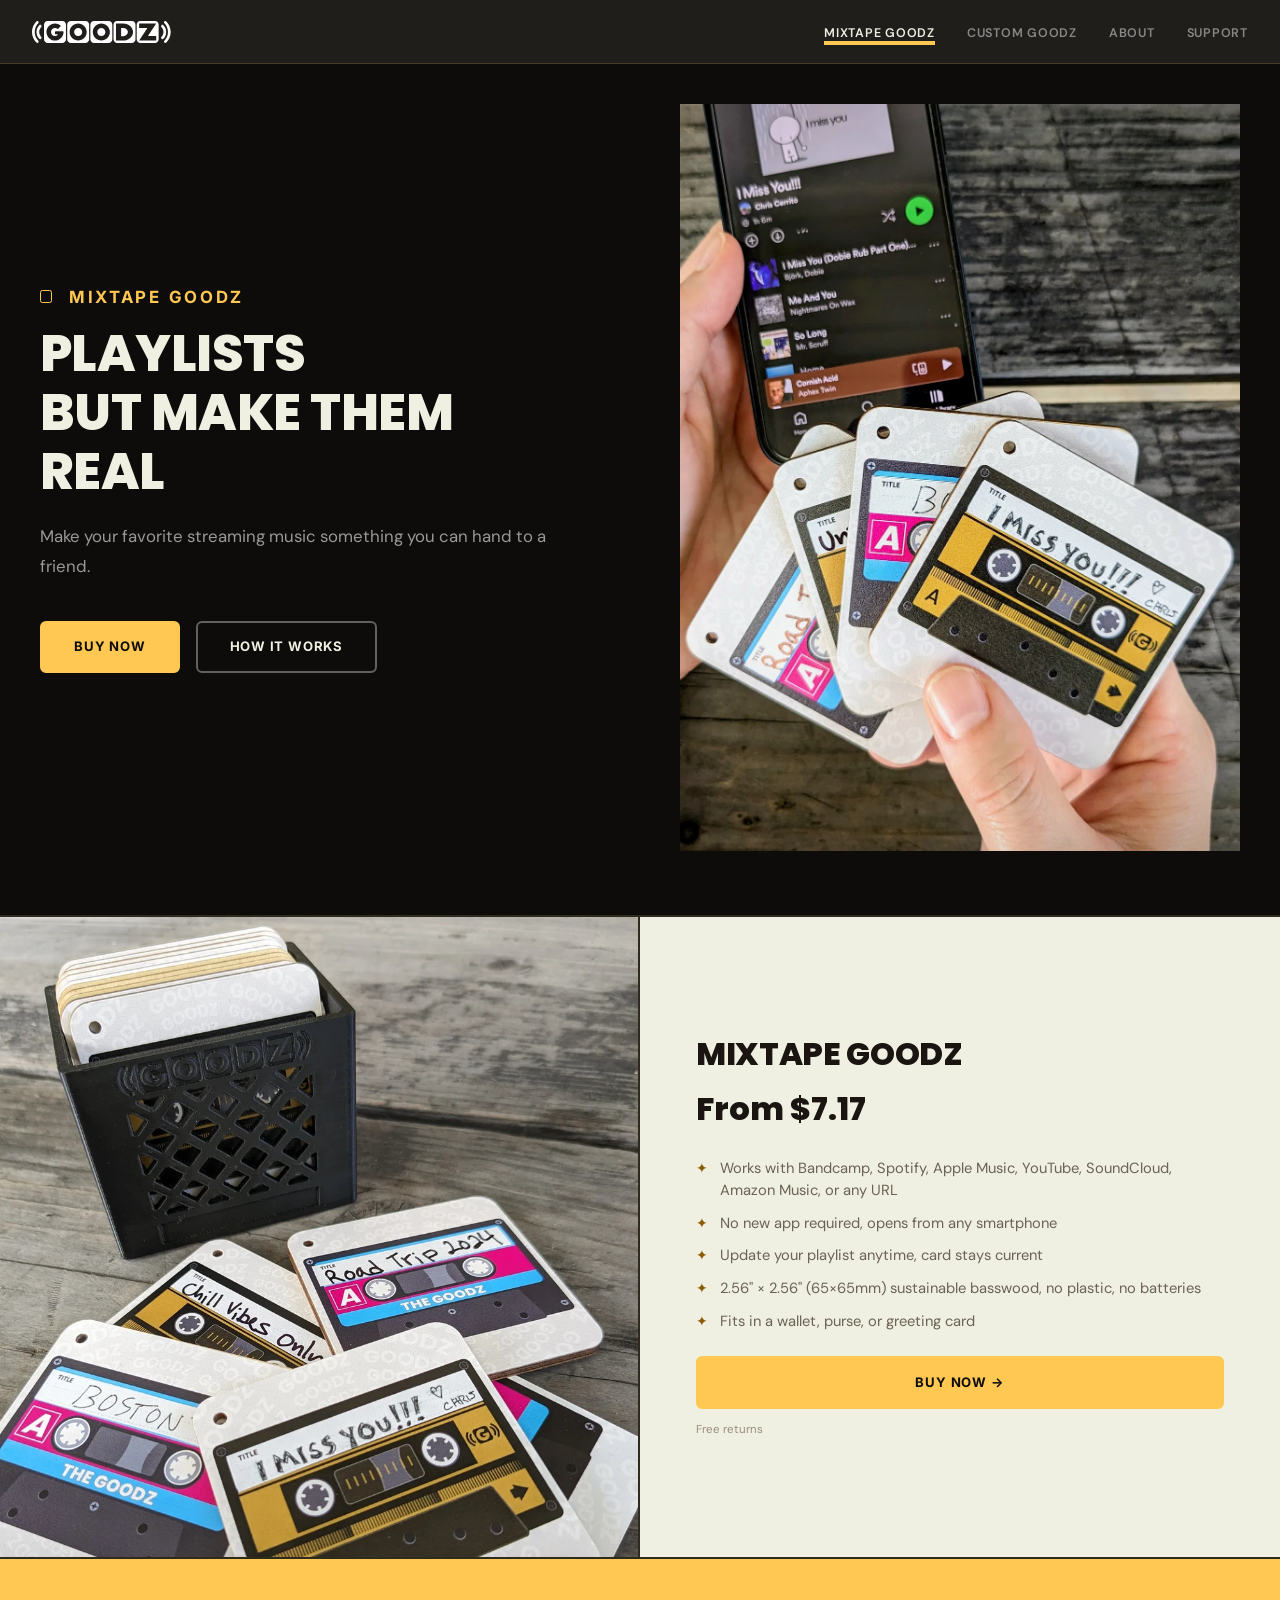
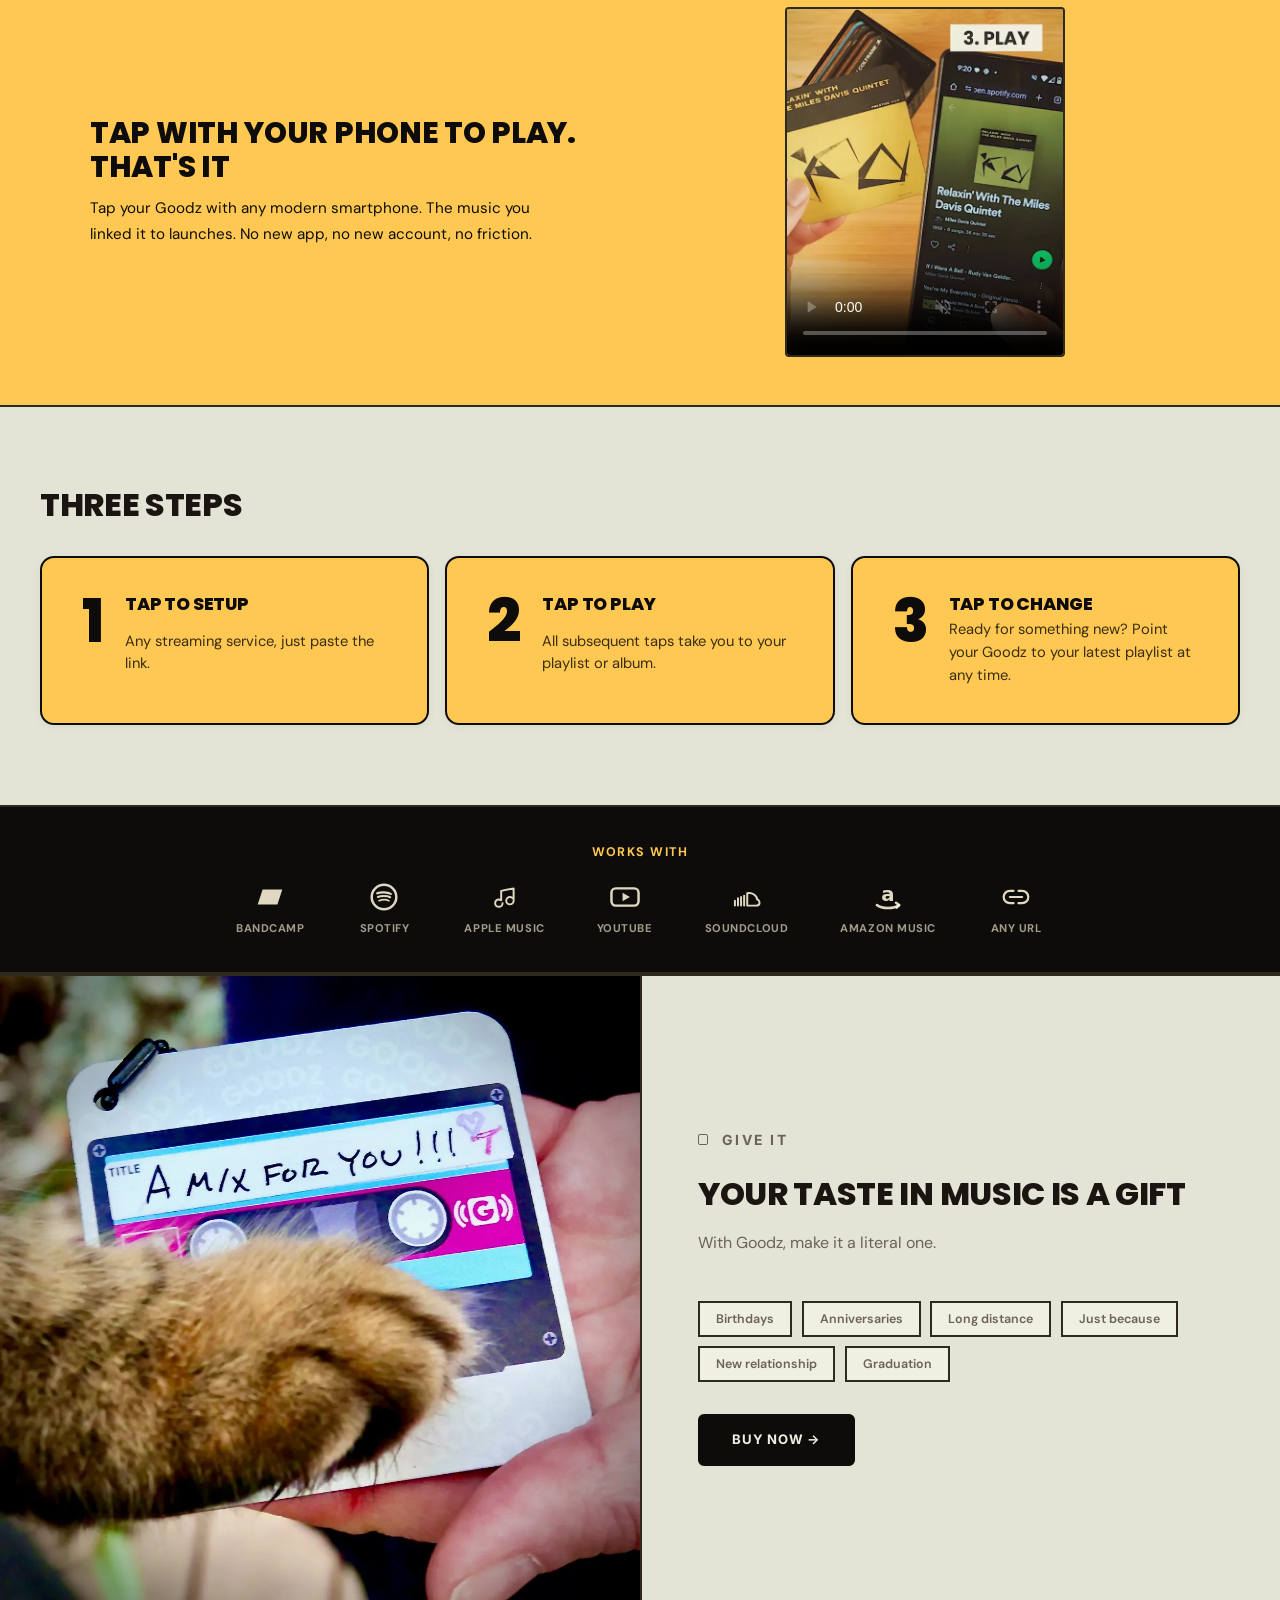
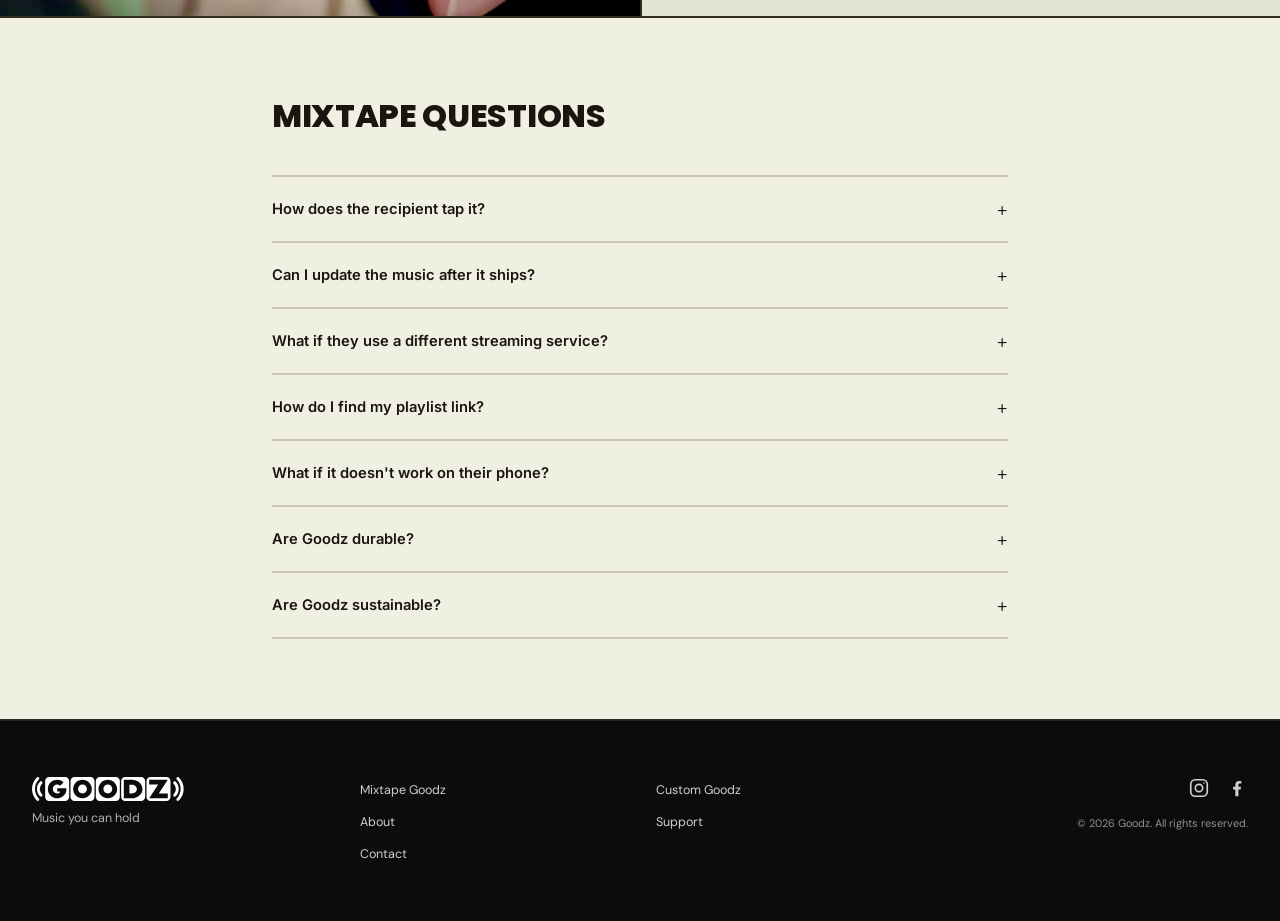
<file: mixtape.html>
<!DOCTYPE html>
<html lang="en">
<head>
  <meta charset="UTF-8">
  <meta name="viewport" content="width=device-width, initial-scale=1.0">
  <title>Mixtape Goodz - Goodz</title>
  <meta name="robots" content="noindex, nofollow">
  <link rel="canonical" href="https://getthegoodz.com/mixtape">
  <link rel="preconnect" href="https://fonts.googleapis.com">
  <link href="https://fonts.googleapis.com/css2?family=Poppins:wght@700;800&family=Inter:wght@400;500;600;700&display=swap" rel="stylesheet">
  <link rel="icon" type="image/png" href="favicon.png">
  <link rel="apple-touch-icon" href="apple-touch-icon.png">
  <link rel="stylesheet" href="style.css">
  <link rel="stylesheet" href="style-warm.css">
  <style>
    .usp-list { list-style: none; display: flex; flex-direction: column; gap: 0.65rem; margin-bottom: 1.5rem; }
    .usp-list li { display: flex; align-items: baseline; gap: 0.75rem; font-size: 0.92rem; color: var(--text-light); }
    .usp-list li::before { content: "✦"; color: var(--amber-ink); flex-shrink: 0; font-size: 0.85rem; }

    .occasion-row {
      display: flex;
      gap: 0.6rem;
      flex-wrap: wrap;
      margin-top: 1.25rem;
    }
    .occasion-tag {
      border: var(--border);
      padding: 0.4rem 1rem;
      font-size: 0.78rem;
      font-weight: 600;
      color: var(--text-light);
      background: var(--white);
    }

    /* Compact "Tap with your phone to play" section (mirrors the home page) */
    .video-section { background: var(--amber); border-bottom: var(--border); padding: 3rem 2rem; }
    .video-inner { max-width: 1100px; margin: 0 auto; display: grid; grid-template-columns: 1fr 1fr; gap: 2.5rem; align-items: center; }
    .video-text h2 { font-size: clamp(1.4rem, 2.4vw, 1.85rem); margin-bottom: 0.75rem; color: var(--black); }
    .video-text p { color: var(--black); line-height: 1.7; max-width: 460px; font-size: 0.95rem; }
    .video-frame { display: flex; justify-content: center; }
    .video-frame video { width: 100%; max-width: 280px; aspect-ratio: 4/5; background: #000; border: var(--border); border-radius: 4px; object-fit: cover; }
    @media (max-width: 900px) {
      .video-inner { grid-template-columns: 1fr; gap: 1.75rem; }
      .video-text { text-align: center; }
      .video-text p { margin: 0 auto; }
    }
  </style>
</head>
<body>

<nav class="nav">
  <a href="index.html" class="nav-logo" aria-label="Goodz home"><img src="logos/goodz-wordmark-white.svg" alt="Goodz" width="139" height="22"></a>
  <ul class="nav-links">
    <li><a href="mixtape.html" class="is-current">Mixtape Goodz</a></li>
    <li><a href="custom.html">Custom Goodz</a></li>
    <li><a href="about.html">About</a></li>
    <li><a href="support.html">Support</a></li>  </ul>
  <button class="nav-toggle" aria-label="Menu" onclick="document.querySelector(&apos;.nav-links&apos;).classList.toggle(&apos;is-open&apos;)">☰</button>
</nav>

<!-- HERO -->
<div class="page-hero">
  <div class="page-hero-inner">
    <div class="page-hero-text">
      <p class="section-label on-dark">Mixtape Goodz</p>
      <h1>Playlists<br>But Make Them Real</h1>
      <p>Make your favorite streaming music something you can hand to a friend.</p>
      <div class="hero-ctas">
        <a href="https://shop.getthegoodz.com" class="btn btn-amber">Buy Now</a>
        <a href="#how-it-works" class="btn btn-ghost">How it works</a>
      </div>
    </div>
    <div class="page-hero-visual">
      <img src="photos/mixtape-hero.webp" alt="A hand holding a fan of cassette-themed Mixtape Goodz cards in front of a phone showing a Spotify playlist titled 'I Miss You!!!'." loading="eager">
    </div>
  </div>
</div>

<!-- PRODUCT DETAIL -->
<div class="product-detail">
  <div class="product-detail-img" style="aspect-ratio:1;overflow:hidden;max-height:none;">
    <img src="photos/mixtape-product.webp" alt="Six cassette-themed Mixtape Goodz cards fanned out beside a black GOODZ mini milk crate on a wood surface." style="display:block;width:100%;height:100%;object-fit:cover;">
  </div>
  <div class="product-detail-text">
    <h2 style="font-size:2rem;margin-bottom:0.75rem;">Mixtape Goodz</h2>
    <div class="product-price" style="font-size:2rem;margin-bottom:1.5rem;">From $7.17</div>

    <ul class="usp-list">
      <li>Works with Bandcamp, Spotify, Apple Music, YouTube, SoundCloud, Amazon Music, or any URL</li>
      <li>No new app required, opens from any smartphone</li>
      <li>Update your playlist anytime, card stays current</li>
      <li>2.56" × 2.56" (65×65mm) sustainable basswood, no plastic, no batteries</li>
      <li>Fits in a wallet, purse, or greeting card</li>
    </ul>

    <a href="https://shop.getthegoodz.com" class="btn btn-amber" style="margin-bottom:0.75rem;">Buy Now →</a>
    <p style="font-size:0.72rem;color:var(--text-lighter);">Free returns</p>
  </div>
</div>

<!-- TAP WITH YOUR PHONE -->
<section class="video-section">
  <div class="video-inner">
    <div class="video-text">
      <h2>Tap with Your Phone to Play. That's It</h2>
      <p>Tap your Goodz with any modern smartphone. The music you linked it to launches. No new app, no new account, no friction.</p>
    </div>
    <div class="video-frame">
      <video src="photos/explainer.mp4" poster="photos/explainer-poster.webp" autoplay muted loop playsinline controls preload="metadata" aria-label="Explainer video showing a Goodz card being tapped with a phone, which opens a Miles Davis album on Spotify."></video>
    </div>
  </div>
</section>

<!-- HOW IT WORKS -->
<div class="tap-section" id="how-it-works">
  <div class="tap-inner">
    <h2 style="font-size:2rem;margin-bottom:1.5rem;">Three steps</h2>
    <div class="steps">
      <div class="step">
        <span class="step-num">1</span>
        <h3>Tap to Setup</h3>
        <p>Any streaming service, just paste the link.</p>
      </div>
      <div class="step">
        <span class="step-num">2</span>
        <h3>Tap to Play</h3>
        <p>All subsequent taps take you to your playlist or album.</p>
      </div>
      <div class="step">
        <span class="step-num">3</span>
        <h3>Tap to Change</h3>
        <p>Ready for something new? Point your Goodz to your latest playlist at any time.</p>
      </div>
    </div>
  </div>
</div>

<!-- COMPAT BAR -->
<div class="compat-bar dark">
  <div class="works-with-inner">
    <strong class="works-with-label">Works with</strong>
    <div class="works-with-icons">
      <div class="works-with-item" title="Bandcamp">
        <svg width="32" height="32" viewBox="0 0 26 26" fill="none" aria-hidden="true">
          <path d="M7 7 L23 7 L19 19 L3 19 Z" fill="currentColor"/>
        </svg>
        <span>Bandcamp</span>
      </div>
      <div class="works-with-item" title="Spotify">
        <svg width="32" height="32" viewBox="0 0 26 26" fill="none" aria-hidden="true">
          <circle cx="13" cy="13" r="10" stroke="currentColor" stroke-width="2"/>
          <path d="M7.5 10 C 10 9 16 9 18.5 10.5" stroke="currentColor" stroke-width="1.8" fill="none" stroke-linecap="round"/>
          <path d="M8 13 C 10.5 12 15.5 12 18 13.2" stroke="currentColor" stroke-width="1.6" fill="none" stroke-linecap="round"/>
          <path d="M9 16 C 11 15.2 15 15.2 17 16" stroke="currentColor" stroke-width="1.4" fill="none" stroke-linecap="round"/>
        </svg>
        <span>Spotify</span>
      </div>
      <div class="works-with-item" title="Apple Music">
        <svg width="32" height="32" viewBox="0 0 26 26" fill="none" aria-hidden="true">
          <path d="M11 18 C11 19.66 9.66 21 8 21 C6.34 21 5 19.66 5 18 C5 16.34 6.34 15 8 15 C8.7 15 9.36 15.24 9.9 15.63 V8 L20 6 V16 C20 17.66 18.66 19 17 19 C15.34 19 14 17.66 14 16 C14 14.34 15.34 13 17 13 C17.7 13 18.36 13.24 18.9 13.63" stroke="currentColor" stroke-width="1.6" fill="none" stroke-linejoin="round" stroke-linecap="round"/>
        </svg>
        <span>Apple Music</span>
      </div>
      <div class="works-with-item" title="YouTube">
        <svg width="32" height="32" viewBox="0 0 26 26" fill="none" aria-hidden="true">
          <rect x="2" y="6" width="22" height="14" rx="3.5" stroke="currentColor" stroke-width="2"/>
          <path d="M11 9.5 L17 13 L11 16.5 Z" fill="currentColor"/>
        </svg>
        <span>YouTube</span>
      </div>
      <div class="works-with-item" title="SoundCloud">
        <svg width="32" height="32" viewBox="0 0 26 26" fill="none" aria-hidden="true">
          <path d="M4 16 V20 M6.5 14 V20 M9 13 V20 M11.5 12 V20" stroke="currentColor" stroke-width="1.6" stroke-linecap="round"/>
          <path d="M14 10 C 18 9 22 12 22 15 C 23 15 24 16.3 24 17.8 C 24 19.45 22.66 20 21 20 L 14 20 Z" stroke="currentColor" stroke-width="1.6" fill="none" stroke-linejoin="round"/>
        </svg>
        <span>SoundCloud</span>
      </div>
      <div class="works-with-item" title="Amazon Music">
        <svg width="32" height="32" viewBox="0 0 26 26" fill="none" aria-hidden="true">
          <text x="13" y="16" font-family="system-ui, -apple-system, 'Helvetica Neue', Arial, sans-serif" font-weight="900" font-size="16" text-anchor="middle" fill="currentColor">a</text>
          <path d="M4 19.5 C 8 22.8 18 22.8 22 19.5" stroke="currentColor" stroke-width="2.1" fill="none" stroke-linecap="round"/>
          <path d="M19.5 17.7 L22 19.5 L20 21.6" stroke="currentColor" stroke-width="2.1" fill="none" stroke-linecap="round" stroke-linejoin="round"/>
        </svg>
        <span>Amazon Music</span>
      </div>
      <div class="works-with-item" title="Any URL">
        <svg width="32" height="32" viewBox="0 0 26 26" fill="none" aria-hidden="true">
          <path d="M11 8 H8 a5 5 0 0 0 0 10 H11" stroke="currentColor" stroke-width="1.8" stroke-linecap="round" fill="none"/>
          <path d="M15 8 H18 a5 5 0 0 1 0 10 H15" stroke="currentColor" stroke-width="1.8" stroke-linecap="round" fill="none"/>
          <path d="M8 13 H18" stroke="currentColor" stroke-width="1.8" stroke-linecap="round"/>
        </svg>
        <span>Any URL</span>
      </div>
    </div>
  </div>
</div>

<!-- GIFT SPLIT -->
<div class="split" style="background:var(--off-white);">
  <div class="split-img">
    <img src="photos/mixtape-split-gift.webp" alt="A cat's paw reaching toward a Mixtape Goodz card labeled 'A Mix for You!!!' held by a person's hand.">
  </div>
  <div class="split-text">
    <p class="section-label">Give It</p>
    <h2>Your Taste in Music Is a Gift</h2>
    <p>With Goodz, make it a literal one.</p>
    <div class="occasion-row">
      <span class="occasion-tag">Birthdays</span>
      <span class="occasion-tag">Anniversaries</span>
      <span class="occasion-tag">Long distance</span>
      <span class="occasion-tag">Just because</span>
      <span class="occasion-tag">New relationship</span>
      <span class="occasion-tag">Graduation</span>
    </div>
    <a href="https://shop.getthegoodz.com" class="btn btn-black" style="align-self:flex-start;margin-top:2rem;">Buy Now →</a>
  </div>
</div>

<!-- FAQ -->
<div class="faq">
  <h2>Mixtape Questions</h2>

  <div class="faq-item">
    <button class="faq-q" onclick="toggleFaq(this)">How does the recipient tap it? <span class="icon">+</span></button>
    <div class="faq-a">iPhone: hold the top of the phone near the card, a notification appears at the top of the screen, tap it and the music opens. Android: hold the back of the phone and it opens automatically. No app needed on either device.</div>
  </div>

  <div class="faq-item">
    <button class="faq-q" onclick="toggleFaq(this)">Can I update the music after it ships? <span class="icon">+</span></button>
    <div class="faq-a">Yes. Update the playlist on Spotify or Apple Music anytime, the Goodz always opens the current version. The card never needs to change.</div>
  </div>

  <div class="faq-item">
    <button class="faq-q" onclick="toggleFaq(this)">What if they use a different streaming service? <span class="icon">+</span></button>
    <div class="faq-a">The Goodz opens whatever link you put on it. YouTube Music links work for anyone without an account, great for maximum compatibility.</div>
  </div>

  <div class="faq-item">
    <button class="faq-q" onclick="toggleFaq(this)">How do I find my playlist link? <span class="icon">+</span></button>
    <div class="faq-a">Spotify: open playlist → three dots → Share → Copy link. Apple Music: open playlist → three dots → Share Playlist → Copy. We have guides for all platforms on our <a href="support.html" style="font-weight:700;text-decoration:underline;">Support page</a>.</div>
  </div>

  <div class="faq-item">
    <button class="faq-q" onclick="toggleFaq(this)">What if it doesn't work on their phone? <span class="icon">+</span></button>
    <div class="faq-a">Works on iPhone 7+ and virtually all Android phones made after 2015. If an iPhone user has trouble, check Settings → General → NFC is enabled. Our support team is here if anything goes wrong.</div>
  </div>

  <div class="faq-item">
    <button class="faq-q" onclick="toggleFaq(this)">Are Goodz durable? <span class="icon">+</span></button>
    <div class="faq-a">Yes. Goodz are made from solid basswood, not cardboard, with your artwork UV-printed and sealed into the surface so it won't peel or fade. The NFC chip is embedded inside the wood, so there's nothing to scratch off or wear out. Made to last.</div>
  </div>

  <div class="faq-item">
    <button class="faq-q" onclick="toggleFaq(this)">Are Goodz sustainable? <span class="icon">+</span></button>
    <div class="faq-a">Yes. Goodz are made from basswood, a fast-growing renewable wood, with no plastic and no batteries. The chip is a tiny passive NFC tag that needs no power. A keepsake fans hold onto, not disposable merch.</div>
  </div>
</div>

<footer>
  <div>
    <div class="footer-logo"><img src="logos/goodz-wordmark-white.svg" alt="Goodz" width="152" height="24"></div>
    <div class="footer-tagline">Music you can hold</div>
  </div>
  <ul class="footer-links">
    <li><a href="mixtape.html">Mixtape Goodz</a></li>
    <li><a href="custom.html">Custom Goodz</a></li>
    <li><a href="about.html">About</a></li>    <li><a href="support.html">Support</a></li>
    <li><a href="contact.html">Contact</a></li>
  </ul>
  <div class="footer-right">
    <div class="footer-social">
      <a href="https://www.instagram.com/getthegoodz" aria-label="Instagram">
        <svg viewBox="0 0 24 24" width="22" height="22" fill="none" stroke="currentColor" stroke-width="1.8" stroke-linecap="round" stroke-linejoin="round" aria-hidden="true"><rect x="3" y="3" width="18" height="18" rx="5"/><circle cx="12" cy="12" r="4"/><circle cx="17.5" cy="6.5" r="0.9" fill="currentColor" stroke="none"/></svg>
      </a>
      <a href="https://www.facebook.com/getthegoodz" aria-label="Facebook">
        <svg viewBox="0 0 24 24" width="22" height="22" fill="currentColor" aria-hidden="true"><path d="M13.5 21v-7.5h2.5l.4-3h-2.9V8.6c0-.9.25-1.5 1.55-1.5h1.65V4.4c-.3-.04-1.3-.12-2.45-.12-2.4 0-4.05 1.46-4.05 4.15v2.07H7.7v3h2.5V21h3.3z"/></svg>
      </a>
    </div>
    <div class="footer-copy">© 2026 Goodz. All rights reserved.</div>
  </div>
</footer>

<script>
function toggleFaq(btn) { btn.parentElement.classList.toggle('open'); }
</script>
</body>
</html>
</file>
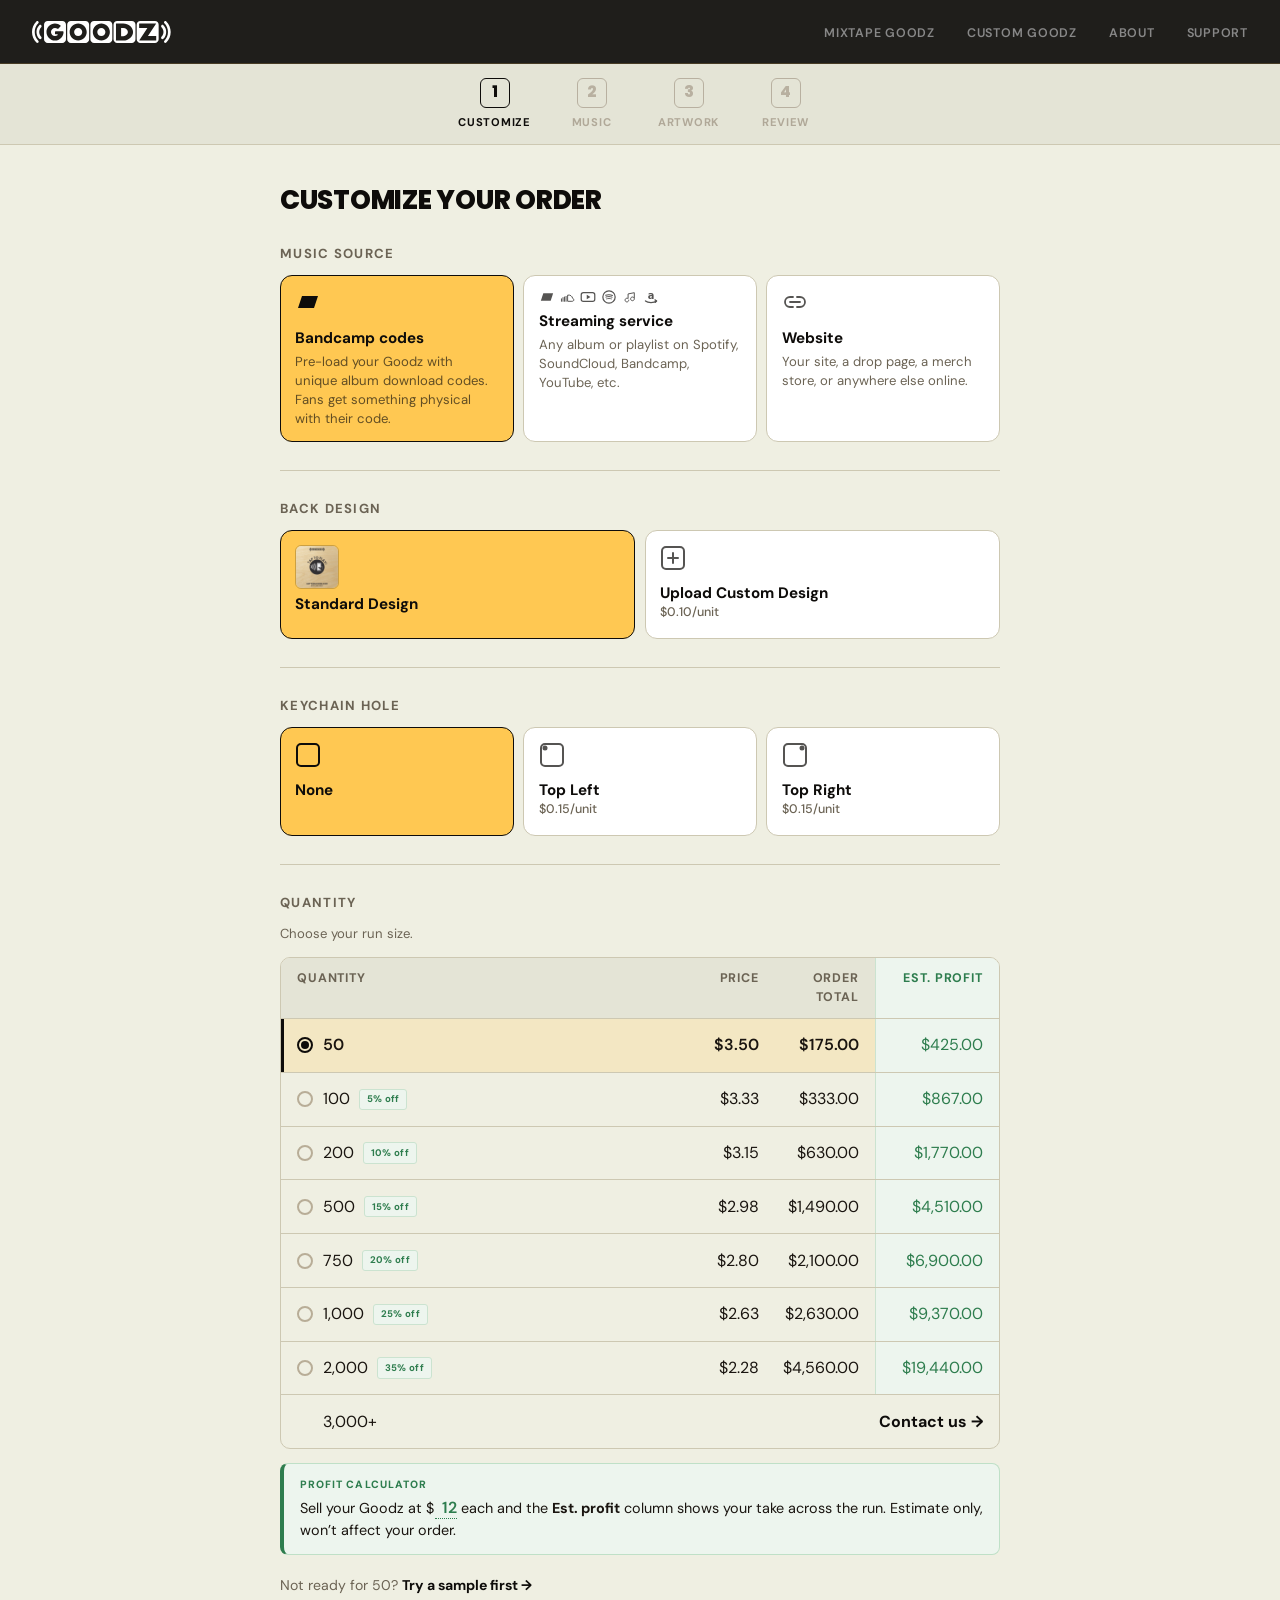
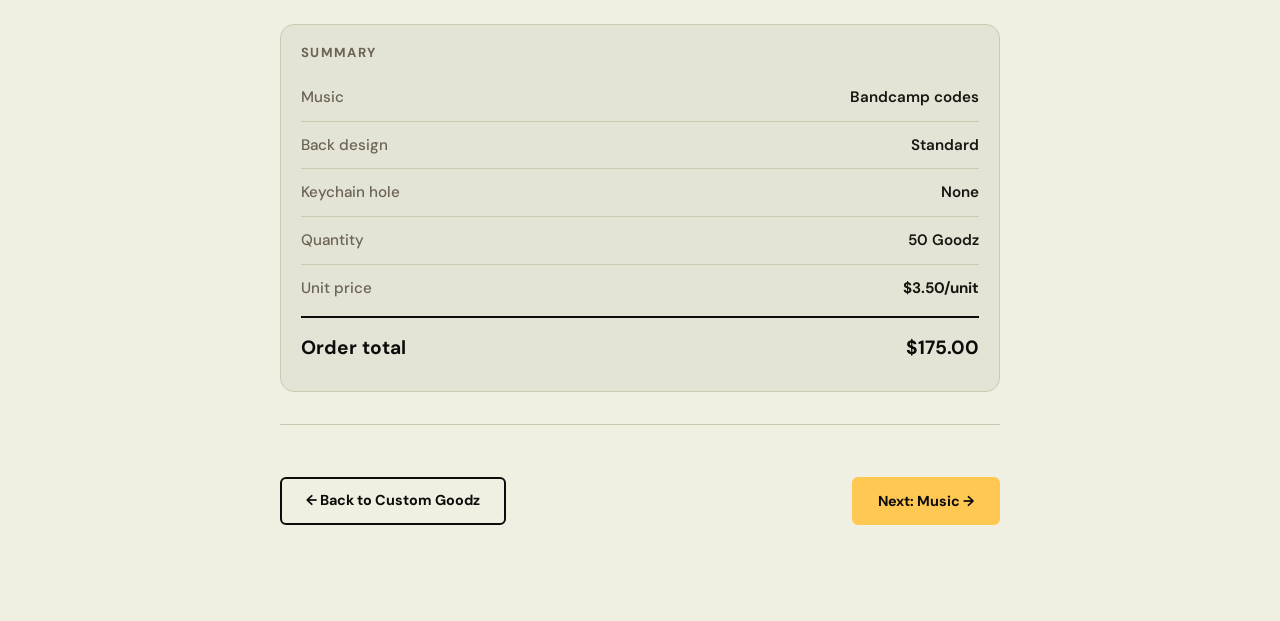
<file: order.html>
<!DOCTYPE html>
<html lang="en">
<head>
  <meta charset="UTF-8">
  <meta name="viewport" content="width=device-width, initial-scale=1.0">
  <title>Customize - Custom Goodz</title>
  <meta name="robots" content="noindex, nofollow">
  <link rel="canonical" href="https://getthegoodz.com/order">
  <link rel="preconnect" href="https://fonts.googleapis.com">
  <link href="https://fonts.googleapis.com/css2?family=Poppins:wght@700;800&family=DM+Sans:wght@400;500;600;700&display=swap" rel="stylesheet">
  <link rel="icon" type="image/png" href="favicon.png">
  <link rel="apple-touch-icon" href="apple-touch-icon.png">
  <link rel="stylesheet" href="style.css">
  <link rel="stylesheet" href="style-warm.css">
  <style>
    *, *::before, *::after { box-sizing: border-box; margin: 0; padding: 0; }

    :root {
      --yellow: #ffc852;
      --black: #0e0c0a;
      --cream: #efefe2;
      --off-white: #e4e4d6;
      --border: #cdc8b2;
      --text: #1a1510;
      --muted: #6b6354;
      --profit-green: #2e7d4e;
      --profit-tint: #edf5ee;
    }

    body {
      font-family: 'DM Sans', -apple-system, sans-serif;
      background: var(--cream);
      color: var(--text);
    }

    /* Order-flow stepper (mirrors artwork-upload page) */
    .order-stepper {
      background: var(--off-white);
      border-bottom: 1px solid var(--border);
      padding: 0.85rem 2rem;
    }
    .order-stepper .step-bar-wrapper { width: 100%; max-width: 380px; margin: 0 auto; }
    .step-bar { display: flex; gap: 0.5rem; justify-content: space-between; }
    .step-cell {
      flex: 1;
      display: flex;
      flex-direction: column;
      align-items: center;
      gap: 0.4rem;
      text-decoration: none;
      color: inherit;
    }
    .step-square {
      width: 30px;
      height: 30px;
      border-radius: 6px;
      border: 1.5px solid #b8b0a0;
      color: #b8b0a0;
      display: flex;
      align-items: center;
      justify-content: center;
      font-family: 'Poppins', sans-serif;
      font-weight: 800;
      font-size: 0.95rem;
      background: transparent;
      transition: all 0.15s;
    }
    .step-cell.active .step-square {
      border-color: var(--black);
      color: var(--black);
    }
    .step-cell.done .step-square {
      border-color: var(--black);
      background: var(--black);
      color: var(--off-white);
    }
    .step-cell-label {
      font-size: 0.7rem;
      font-weight: 700;
      text-transform: uppercase;
      letter-spacing: 0.06em;
      color: #b0a898;
      text-align: center;
      transition: color 0.15s;
    }
    .step-cell.active .step-cell-label { color: var(--black); }
    .step-cell.done .step-cell-label { color: var(--black); }
    a.step-cell { cursor: pointer; }
    a.step-cell:hover .step-square { transform: translateY(-1px); }

    /* Intro header */
    .order-intro { margin-bottom: 1.75rem; }
    .order-intro-title {
      font-family: 'Poppins', sans-serif;
      font-size: 1.65rem;
      font-weight: 800;
      letter-spacing: -0.01em;
      color: var(--black);
      margin: 0 0 0.85rem;
    }

    /* Single-column product layout (gallery removed; lives on custom.html) */
    .product-layout {
      max-width: 800px;
      margin: 0 auto;
    }

    /* Config column */
    .config-col {
      padding: 2.5rem 2.5rem 6rem 2.5rem;
    }

    .option-divider {
      border: none;
      border-top: 1px solid var(--border);
      margin: 1.75rem 0;
    }

    /* Option sections */
    .option-section { margin-bottom: 1.5rem; }
    .option-section-label {
      font-size: 0.82rem;
      font-weight: 700;
      text-transform: uppercase;
      letter-spacing: 0.1em;
      color: var(--muted);
      margin-bottom: 0.7rem;
      display: flex;
      align-items: center;
      gap: 0.5rem;
    }
    .badge-new {
      font-size: 0.6rem;
      font-weight: 800;
      background: var(--black);
      color: var(--yellow);
      padding: 0.15rem 0.4rem;
      border-radius: 3px;
      letter-spacing: 0.05em;
    }

    .option-cards {
      display: flex;
      gap: 0.6rem;
      flex-wrap: wrap;
    }
    .option-card {
      flex: 1;
      min-width: 100px;
      padding: 0.85rem 0.9rem;
      border: 1.5px solid var(--border);
      border-radius: 12px;
      background: #fff;
      cursor: pointer;
      transition: border-color 0.12s, background 0.12s;
      user-select: none;
    }
    .option-card:hover { border-color: var(--black); }
    .option-card.selected {
      border-color: var(--black);
      background: var(--yellow);
    }
    .option-card-icon {
      margin-bottom: 0.4rem;
      color: var(--black);
      opacity: 0.7;
    }
    .option-card.selected .option-card-icon { opacity: 1; }
    .option-card-thumb {
      width: 44px;
      height: 44px;
      border-radius: 6px;
      overflow: hidden;
      margin-bottom: 0.4rem;
      border: 1px solid var(--border);
    }
    .option-card.selected .option-card-thumb { border-color: rgba(0,0,0,0.2); }
    .option-card-thumb img { width: 100%; height: 100%; object-fit: cover; display: block; }
    .option-card-title {
      font-weight: 700;
      font-size: 0.95rem;
      color: var(--black);
      line-height: 1.2;
      margin-bottom: 0.3rem;
    }
    .option-card-sub {
      font-size: 0.82rem;
      color: var(--muted);
      line-height: 1.45;
    }
    .option-card.selected .option-card-sub { color: rgba(14,12,10,0.65); }
    .option-upcharge {
      font-size: 0.78rem;
      font-weight: 500;
      color: var(--muted);
      display: block;
      margin-top: 0.15rem;
    }
    .option-card.selected .option-upcharge { color: rgba(14,12,10,0.6); }

    /* Music source cards: 3-per-row grid */
    .option-cards.music-cards {
      display: grid;
      grid-template-columns: repeat(3, 1fr);
      gap: 0.6rem;
    }
    @media (max-width: 700px) {
      .option-cards.music-cards { grid-template-columns: 1fr; }
    }
    /* Streaming service: tight horizontal row of small platform glyphs */
    .streaming-logos { display: flex; gap: 0.3rem; align-items: center; flex-wrap: wrap; }
    .streaming-logos svg { flex-shrink: 0; }

    /* Pricing grid */
    .qty-section { margin-bottom: 0; }
    .pricing-grid {
      margin-top: 0.6rem;
      border: 1px solid var(--border);
      border-radius: 10px;
      overflow: hidden;
    }
    .pricing-grid-row {
      display: grid;
      grid-template-columns: 1fr 96px 100px 124px;
      border-bottom: 1px solid var(--border);
    }
    /* Est. profit is a speculative number — keep it unbolded even on the
       selected row, so bold is reserved for the concrete real prices.
       Differentiated from the cost columns with green + a tinted column
       band so it reads as "your upside", not another price. */
    .pricing-grid-row .pricing-profit { color: var(--profit-green); font-weight: 400; }
    .pricing-grid-hdr:nth-child(4),
    .pricing-grid-cell:nth-child(4) {
      background: var(--profit-tint);
      border-left: 1px solid #cbe3d0;
      /* Extra left padding so large profit figures don't crowd the
         Order Total column. (Reset on mobile below to avoid clipping.) */
      padding-left: 1.5rem;
    }
    .pricing-grid-hdr:nth-child(4) { color: var(--profit-green); }

    /* Contact-us row (3,000+): not a checkout tier — a mailto spanning the
       price/total/profit columns. */
    .pricing-grid-row.contact { cursor: default; }
    .pricing-contact-cell {
      grid-column: 2 / -1;
      align-self: center;
      justify-self: end;
      padding: 0.9rem 1rem;
      font-weight: 700;
      color: var(--black);
      text-decoration: none;
    }
    .pricing-contact-cell:hover { text-decoration: underline; }

    /* Profit Calculator — surfaced as a labeled green tool, not a buried
       footnote, so the live estimate reads as a feature. */
    .profit-calc {
      margin: 0.85rem 0 1.25rem;
      background: var(--profit-tint);
      border: 1px solid #bfe0c7;
      border-left: 4px solid var(--profit-green);
      border-radius: 8px;
      padding: 0.8rem 1rem;
    }
    .profit-calc-label {
      display: block;
      font-size: 0.66rem;
      font-weight: 800;
      letter-spacing: 0.1em;
      text-transform: uppercase;
      color: var(--profit-green);
      margin-bottom: 0.3rem;
    }
    .profit-calc-body {
      font-size: 0.9rem;
      color: var(--text);
      line-height: 1.5;
      margin: 0;
    }
    .profit-calc #retail-input {
      color: var(--profit-green);
      border-bottom-color: var(--profit-green);
    }

    /* Inline editable retail price inside the estimate hint sentence. */
    .retail-inline-wrap {
      display: inline;
      font-weight: 600;
      color: var(--amber-ink);
      font-style: normal;
    }
    #retail-input {
      width: 2ch;
      padding: 0;
      margin: 0 0 0 0.05em;
      border: none;
      border-bottom: 1px dotted var(--amber-ink);
      outline: none;
      background: transparent;
      font-family: inherit;
      font-size: 16px; /* prevent iOS auto-zoom */
      font-weight: 600;
      color: var(--amber-ink);
      text-align: right;
      font-style: normal;
      /* Equal-width digits so the value fills the 2ch box exactly — a
         narrow "1" was leaving a gap after the "$". */
      font-variant-numeric: tabular-nums;
    }
    #retail-input:focus { border-bottom-style: solid; }
    .pricing-estimate-hint {
      color: var(--muted);
      font-size: 0.82rem;
      font-style: italic;
      margin-top: 0.5rem;
      margin-bottom: 1.25rem;
    }
    .pricing-grid-row:last-child { border-bottom: none; }
    .pricing-grid-row.hdr { background: var(--off-white); }
    .pricing-grid-row.data { cursor: pointer; transition: background 0.1s, box-shadow 0.1s; position: relative; }
    .pricing-grid-row.data:hover { background: #f3efe4; }
    .pricing-grid-row.data:hover .pricing-selected-dot { border-color: var(--black); }
    .pricing-grid-row.data.selected { background: rgba(255,200,82,0.22); box-shadow: inset 3px 0 0 var(--black); }
    .pricing-grid-row.data.selected .pricing-grid-cell { font-weight: 600; }
    .pricing-grid-hdr {
      padding: 0.7rem 1rem;
      font-size: 0.78rem;
      font-weight: 700;
      text-transform: uppercase;
      letter-spacing: 0.07em;
      color: var(--muted);
    }
    .pricing-grid-hdr.r { text-align: right; }
    .pricing-grid-cell {
      padding: 0.9rem 1rem;
      font-size: 1rem;
      display: flex;
      align-items: center;
      gap: 0.6rem;
    }
    .pricing-grid-cell.r { justify-content: flex-end; }
    .recommended-badge {
      font-size: 0.6rem;
      font-weight: 700;
      letter-spacing: 0.06em;
      background: #fff;
      color: var(--amber-ink);
      border: 1px solid var(--amber-ink);
      padding: 0.15rem 0.4rem;
      border-radius: 3px;
    }
    .tier-discount-badge {
      font-size: 0.6rem;
      font-weight: 700;
      letter-spacing: 0.04em;
      color: var(--profit-green);
      background: var(--profit-tint);
      border: 1px solid #cbe3d0;
      padding: 0.15rem 0.4rem;
      border-radius: 3px;
      white-space: nowrap;
    }
    .pricing-selected-dot {
      width: 16px;
      height: 16px;
      border-radius: 50%;
      border: 2px solid #b8ad97;
      background: transparent;
      flex-shrink: 0;
      box-sizing: border-box;
      position: relative;
      transition: border-color 0.1s;
    }
    .pricing-grid-row.selected .pricing-selected-dot {
      border-color: var(--black);
    }
    .pricing-grid-row.selected .pricing-selected-dot::after {
      content: '';
      position: absolute;
      top: 50%; left: 50%;
      transform: translate(-50%, -50%);
      width: 8px;
      height: 8px;
      border-radius: 50%;
      background: var(--black);
    }
    .pricing-contact {
      font-size: 0.88rem;
      color: var(--muted);
      margin-top: 0.75rem;
      text-align: left;
    }
    .pricing-contact a { color: var(--black); font-weight: 700; text-decoration: none; }
    .pricing-contact a:hover { text-decoration: underline; }

    /* Revenue note */
    .pricing-revenue-note {
      font-size: 0.82rem;
      color: var(--muted);
      line-height: 1.5;
      margin: 0 0 0.85rem;
    }

    /* Testimonial */
    .testimonial-slot {
      margin: 1.75rem 0 0;
      padding: 1rem 1.25rem;
      border-left: 3px solid var(--yellow);
      background: var(--off-white);
      border-radius: 0 8px 8px 0;
    }
    .testimonial-quote {
      font-size: 0.95rem;
      color: var(--text);
      line-height: 1.6;
      font-style: italic;
      margin-bottom: 0.4rem;
    }
    .testimonial-attr {
      font-size: 0.82rem;
      color: var(--muted);
      font-weight: 600;
    }

    /* CTA block */
    .cta-block {
      margin-top: 2rem;
      padding-top: 1.75rem;
      border-top: 1px solid var(--border);
    }
    .summary-list {
      margin: 0 0 1.25rem;
      border-top: 1px solid var(--border);
    }
    .summary-row {
      display: flex;
      justify-content: space-between;
      align-items: baseline;
      gap: 1rem;
      padding: 0.75rem 0;
      border-bottom: 1px solid var(--border);
      font-size: 0.95rem;
    }
    .summary-row > span:first-child {
      color: var(--muted);
      font-weight: 500;
    }
    .summary-row > span:last-child {
      color: var(--text);
      font-weight: 600;
      text-align: right;
    }
    /* Upcharge amount appended to a summary choice, divided by a middot.
       The $ amount matches the Unit price row's style (dark, bold) so
       the costs read consistently down the Summary. */
    .summary-sep {
      color: var(--muted);
      margin: 0 0.4rem;
    }
    .summary-upcharge {
      color: var(--text);
      font-weight: 700;
    }
    /* Unit price row — sits between the choices and the total to show
       how the per-unit math composes before multiplying by quantity. */
    .summary-row-unit > span:last-child {
      font-weight: 700;
    }
    .summary-row-total {
      padding-top: 0.85rem;
    }
    .summary-row-total > span:first-child,
    .summary-row-total > span:last-child {
      font-size: 1.05rem;
      font-weight: 700;
      color: var(--black);
    }

    /* Summary card */
    .summary-section {
      background: var(--off-white);
      border: 1px solid var(--border);
      border-radius: 14px;
      padding: 1.1rem 1.25rem 1rem;
      margin-top: 1.75rem;
    }
    .summary-section .summary-list {
      margin: 0;
      border-top: none;
    }
    .summary-section .summary-row-total {
      border-top: 2px solid var(--black);
      border-bottom: none;
      padding-top: 1rem;
      margin-top: 0.25rem;
    }
    .summary-section .summary-row:has(+ .summary-row-total) {
      border-bottom: none;
    }
    .summary-section .summary-row-total > span:first-child,
    .summary-section .summary-row-total > span:last-child {
      font-size: 1.2rem;
    }
    /* Step-flow buttons — same pattern as artwork-upload.html */
    .btn-row { display: flex; justify-content: space-between; margin-top: 1.5rem; gap: 0.75rem; }
    .step-btn {
      padding: 0.7rem 1.5rem;
      border-radius: 6px;
      font-weight: 700;
      font-size: 0.9rem;
      cursor: pointer;
      border: 2px solid var(--black);
      font-family: 'DM Sans', sans-serif;
      transition: all 0.12s;
    }
    .step-btn-primary { background: var(--yellow); color: var(--black); border-color: var(--yellow); }
    .step-btn-primary:hover { background: #e6b044; border-color: #e6b044; }
    .step-btn-back { background: transparent; color: var(--black); }
    .step-btn-back:hover { background: var(--off-white); }
    @media (max-width: 480px) {
      .btn-row { flex-direction: column-reverse; }
      .btn-row .step-btn { width: 100%; text-align: center; padding: 0.9rem; }
    }
    .cta-note {
      text-align: center;
      font-size: 0.75rem;
      color: var(--muted);
      margin-top: 0.65rem;
      display: flex;
      align-items: center;
      justify-content: center;
      gap: 0.35rem;
    }

    /* Responsive */
    @media (max-width: 860px) {
      .order-stepper { padding: 0.7rem 1rem; }
      .order-stepper .step-bar-wrapper { width: 100%; max-width: 320px; }
      .config-col { padding: 1.5rem 1.5rem 6rem; min-width: 0; }
      .order-intro-title { font-size: 1.4rem; }

      /* Prevent pricing grid from overflowing narrow viewports */
      .pricing-grid-row { grid-template-columns: minmax(0, 1fr) 70px 80px 84px; }
      .pricing-grid-cell { padding: 0.75rem 0.55rem; font-size: 0.85rem; gap: 0.4rem; }
      .pricing-grid-cell:nth-child(4) { padding-left: 0.55rem; }
      .pricing-grid-hdr { padding: 0.55rem 0.55rem; font-size: 0.62rem; }
      .recommended-badge { font-size: 0.55rem; padding: 0.15rem 0.35rem; }
      .tier-discount-badge { font-size: 0.55rem; padding: 0.15rem 0.35rem; }
    }

    @media (max-width: 480px) {
      .option-card { min-width: 80px; }
      .config-col { padding: 1rem 1rem 6rem; }
      .pricing-grid-row { grid-template-columns: minmax(0, 1fr) 58px 68px 72px; }
      .pricing-grid-cell { padding: 0.7rem 0.45rem; font-size: 0.78rem; }
      .pricing-grid-cell:nth-child(4) { padding-left: 0.45rem; }
    }
  </style>
</head>
<body>

<nav class="nav">
  <a href="index.html" class="nav-logo" aria-label="Goodz home"><img src="logos/goodz-wordmark-white.svg" alt="Goodz" width="139" height="22"></a>
  <ul class="nav-links">
    <li><a href="mixtape.html">Mixtape Goodz</a></li>
    <li><a href="custom.html">Custom Goodz</a></li>
    <li><a href="about.html">About</a></li>
    <li><a href="support.html">Support</a></li>  </ul>
  <button class="nav-toggle" aria-label="Menu" onclick="document.querySelector(&apos;.nav-links&apos;).classList.toggle(&apos;is-open&apos;)">☰</button>
</nav>


<!-- Order flow stepper. Cells beyond Customize get marked .done by the
     script below if the user has reached them, and become clickable links
     back into the artwork-upload steps. -->
<div class="order-stepper">
  <div class="step-bar-wrapper">
    <div class="step-bar">
      <span class="step-cell active">
        <span class="step-square">1</span>
        <span class="step-cell-label">Customize</span>
      </span>
      <span class="step-cell" data-step-global="1" data-step-slug="music">
        <span class="step-square">2</span>
        <span class="step-cell-label">Music</span>
      </span>
      <span class="step-cell" data-step-global="2" data-step-slug="artwork">
        <span class="step-square">3</span>
        <span class="step-cell-label">Artwork</span>
      </span>
      <span class="step-cell" data-step-global="3" data-step-slug="review">
        <span class="step-square">4</span>
        <span class="step-cell-label">Review</span>
      </span>
    </div>
  </div>
</div>

<script>
(function hydrateOrderStepper() {
  let furthest = 0;
  try { furthest = parseInt(sessionStorage.getItem('goodzFurthestStep') || '0', 10) || 0; } catch (e) {}
  document.querySelectorAll('.order-stepper .step-cell[data-step-global]').forEach(cell => {
    const g = parseInt(cell.dataset.stepGlobal, 10);
    // "Reached" (furthest >= g): user has been to this step. Make it
    // clickable so they can jump back into it.
    // "Done"    (furthest >  g): user has moved PAST this step, which
    // implies the step's required inputs were valid (Next button
    // wasn't enabled otherwise). Only then show the filled dark square.
    if (furthest >= g) {
      const slug = cell.dataset.stepSlug;
      cell.style.cursor = 'pointer';
      cell.addEventListener('click', () => {
        window.location.href = 'artwork-upload.html#' + slug;
      });
    }
    if (furthest > g) {
      cell.classList.add('done');
    }
  });
})();
</script>

<main>
  <div class="product-layout">

    <!-- Right: Config -->
    <div class="config-col">

      <div class="order-intro">
        <h1 class="order-intro-title">Customize your order</h1>
      </div>

      <!-- Option 0: Music source -->
      <div class="option-section">
        <div class="option-section-label">Music Source</div>
        <div class="option-cards music-cards" data-option="music">
          <div class="option-card selected" data-value="bandcamp_codes">
            <div class="option-card-icon">
              <svg width="26" height="26" viewBox="0 0 26 26" fill="none" xmlns="http://www.w3.org/2000/svg">
                <path d="M7 7 L23 7 L19 19 L3 19 Z" fill="currentColor"/>
              </svg>
            </div>
            <div class="option-card-title">Bandcamp codes</div>
            <div class="option-card-sub">Pre-load your Goodz with unique album download codes. Fans get something physical with their code.</div>
          </div>
          <div class="option-card" data-value="streaming">
            <div class="option-card-icon streaming-logos" aria-label="Bandcamp, SoundCloud, YouTube, Spotify, Apple Music, Amazon">
              <svg width="16" height="16" viewBox="0 0 26 26" fill="none" aria-hidden="true" title="Bandcamp">
                <path d="M7 7 L23 7 L19 19 L3 19 Z" fill="currentColor"/>
              </svg>
              <svg width="16" height="16" viewBox="0 0 26 26" fill="none" aria-hidden="true" title="SoundCloud">
                <path d="M4 16 V20 M6.5 14 V20 M9 13 V20 M11.5 12 V20" stroke="currentColor" stroke-width="1.6" stroke-linecap="round"/>
                <path d="M14 10 C 18 9 22 12 22 15 C 23 15 24 16.3 24 17.8 C 24 19.45 22.66 20 21 20 L 14 20 Z" stroke="currentColor" stroke-width="1.6" fill="none" stroke-linejoin="round"/>
              </svg>
              <svg width="16" height="16" viewBox="0 0 26 26" fill="none" aria-hidden="true" title="YouTube">
                <rect x="2" y="6" width="22" height="14" rx="3.5" stroke="currentColor" stroke-width="2"/>
                <path d="M11 9.5 L17 13 L11 16.5 Z" fill="currentColor"/>
              </svg>
              <svg width="16" height="16" viewBox="0 0 26 26" fill="none" aria-hidden="true" title="Spotify">
                <circle cx="13" cy="13" r="10" stroke="currentColor" stroke-width="2"/>
                <path d="M7.5 10 C 10 9 16 9 18.5 10.5" stroke="currentColor" stroke-width="1.8" fill="none" stroke-linecap="round"/>
                <path d="M8 13 C 10.5 12 15.5 12 18 13.2" stroke="currentColor" stroke-width="1.6" fill="none" stroke-linecap="round"/>
                <path d="M9 16 C 11 15.2 15 15.2 17 16" stroke="currentColor" stroke-width="1.4" fill="none" stroke-linecap="round"/>
              </svg>
              <svg width="16" height="16" viewBox="0 0 26 26" fill="none" aria-hidden="true" title="Apple Music">
                <path d="M11 18 C11 19.66 9.66 21 8 21 C6.34 21 5 19.66 5 18 C5 16.34 6.34 15 8 15 C8.7 15 9.36 15.24 9.9 15.63 V8 L20 6 V16 C20 17.66 18.66 19 17 19 C15.34 19 14 17.66 14 16 C14 14.34 15.34 13 17 13 C17.7 13 18.36 13.24 18.9 13.63" stroke="currentColor" stroke-width="1.6" fill="none" stroke-linejoin="round" stroke-linecap="round"/>
              </svg>
              <svg width="16" height="16" viewBox="0 0 26 26" fill="none" aria-hidden="true" title="Amazon">
                <text x="13" y="16" font-family="system-ui, -apple-system, 'Helvetica Neue', Arial, sans-serif" font-weight="900" font-size="16" text-anchor="middle" fill="currentColor">a</text>
                <path d="M4 19.5 C 8 22.8 18 22.8 22 19.5" stroke="currentColor" stroke-width="2.1" fill="none" stroke-linecap="round"/>
                <path d="M19.5 17.7 L22 19.5 L20 21.6" stroke="currentColor" stroke-width="2.1" fill="none" stroke-linecap="round" stroke-linejoin="round"/>
              </svg>
            </div>
            <div class="option-card-title">Streaming service</div>
            <div class="option-card-sub">Any album or playlist on Spotify, SoundCloud, Bandcamp, YouTube, etc.</div>
          </div>
          <div class="option-card" data-value="url">
            <div class="option-card-icon">
              <svg width="26" height="26" viewBox="0 0 26 26" fill="none" xmlns="http://www.w3.org/2000/svg">
                <path d="M11 8 H8 a5 5 0 0 0 0 10 H11" stroke="currentColor" stroke-width="1.8" stroke-linecap="round" fill="none"/>
                <path d="M15 8 H18 a5 5 0 0 1 0 10 H15" stroke="currentColor" stroke-width="1.8" stroke-linecap="round" fill="none"/>
                <path d="M8 13 H18" stroke="currentColor" stroke-width="1.8" stroke-linecap="round"/>
              </svg>
            </div>
            <div class="option-card-title">Website</div>
            <div class="option-card-sub">Your site, a drop page, a merch store, or anywhere else online.</div>
          </div>
        </div>
      </div>

      <hr class="option-divider">

      <!-- Option: Back Design -->
      <div class="option-section">
        <div class="option-section-label">Back design</div>
        <div class="option-cards" data-option="back">
          <div class="option-card selected" data-value="standard">
            <div class="option-card-thumb">
              <img src="templates/Goodz_Standard_back.png" alt="Standard Goodz back">
            </div>
            <div class="option-card-title">Standard Design</div>
          </div>
          <div class="option-card" data-value="custom">
            <div class="option-card-icon">
              <svg width="26" height="26" viewBox="0 0 26 26" fill="none" xmlns="http://www.w3.org/2000/svg">
                <rect x="2" y="2" width="22" height="22" rx="4" stroke="currentColor" stroke-width="2"/>
                <path d="M13 8v10M8 13h10" stroke="currentColor" stroke-width="2" stroke-linecap="round"/>
              </svg>
            </div>
            <div class="option-card-title">Upload Custom Design <span class="option-upcharge">$0.10/unit</span></div>
          </div>
        </div>
      </div>

      <hr class="option-divider">

      <!-- Option: Keychain Hole -->
      <div class="option-section">
        <div class="option-section-label">Keychain hole</div>
        <div class="option-cards" data-option="keychain">
          <div class="option-card selected" data-value="none">
            <div class="option-card-icon">
              <svg width="26" height="26" viewBox="0 0 26 26" fill="none" xmlns="http://www.w3.org/2000/svg">
                <rect x="2" y="2" width="22" height="22" rx="4" stroke="currentColor" stroke-width="2"/>
              </svg>
            </div>
            <div class="option-card-title">None</div>
          </div>
          <div class="option-card" data-value="top-left">
            <div class="option-card-icon">
              <svg width="26" height="26" viewBox="0 0 26 26" fill="none" xmlns="http://www.w3.org/2000/svg">
                <rect x="2" y="2" width="22" height="22" rx="4" stroke="currentColor" stroke-width="2"/>
                <circle cx="6" cy="6" r="2.5" fill="currentColor"/>
              </svg>
            </div>
            <div class="option-card-title">Top Left <span class="option-upcharge">$0.15/unit</span></div>
          </div>
          <div class="option-card" data-value="top-right">
            <div class="option-card-icon">
              <svg width="26" height="26" viewBox="0 0 26 26" fill="none" xmlns="http://www.w3.org/2000/svg">
                <rect x="2" y="2" width="22" height="22" rx="4" stroke="currentColor" stroke-width="2"/>
                <circle cx="20" cy="6" r="2.5" fill="currentColor"/>
              </svg>
            </div>
            <div class="option-card-title">Top Right <span class="option-upcharge">$0.15/unit</span></div>
          </div>
        </div>
      </div>

      <!-- Option: Packaging (hidden for now, waiting to offer) -->
      <div class="option-section" style="display:none">
        <div class="option-section-label">Packaging</div>
        <div class="option-cards" data-option="sleeve">
          <div class="option-card selected" data-value="no-sleeve">
            <div class="option-card-icon">
              <svg width="26" height="26" viewBox="0 0 26 26" fill="none" xmlns="http://www.w3.org/2000/svg">
                <rect x="2" y="2" width="22" height="22" rx="4" stroke="currentColor" stroke-width="2"/>
              </svg>
            </div>
            <div class="option-card-title">No Sleeve</div>
          </div>
          <div class="option-card" data-value="sleeve">
            <div class="option-card-icon">
              <svg width="26" height="26" viewBox="0 0 26 26" fill="none" xmlns="http://www.w3.org/2000/svg">
                <rect x="1" y="1" width="24" height="24" rx="3" stroke="currentColor" stroke-width="1.5" stroke-dasharray="4,2"/>
                <rect x="4" y="4" width="18" height="18" rx="3" stroke="currentColor" stroke-width="2"/>
              </svg>
            </div>
            <div class="option-card-title">With Sleeve <span class="option-upcharge">$0.20/unit</span></div>
          </div>
        </div>
      </div>

      <hr class="option-divider">

      <!-- Pricing table -->
      <div class="qty-section">
        <div class="option-section-label">Quantity</div>
        <p class="pricing-revenue-note">Choose your run size.</p>
        <div class="pricing-grid" id="pricing-grid">
          <div class="pricing-grid-row hdr">
            <div class="pricing-grid-hdr">Quantity</div>
            <div class="pricing-grid-hdr r">Price</div>
            <div class="pricing-grid-hdr r">Order Total</div>
            <div class="pricing-grid-hdr r">Est. profit</div>
          </div>
          <!-- Rows populated by JS -->
        </div>
        <div class="profit-calc">
          <span class="profit-calc-label">Profit Calculator</span>
          <p class="profit-calc-body">Sell your Goodz at $<span class="retail-inline-wrap"><input type="text" id="retail-input" value="12" maxlength="2" inputmode="numeric" pattern="[0-9]*" aria-label="Retail price per Goodz" oninput="handleRetailChange()" onclick="this.select()"></span> each and the <strong>Est. profit</strong> column shows your take across the run. Estimate only, won&rsquo;t affect your order.</p>
        </div>
        <p class="pricing-contact">Not ready for 50? <a href="custom.html#try-one">Try a sample first &rarr;</a></p>
      </div>

      <!-- Summary — rows mirror the selection order on this page
           (Music → Back → Keychain → Quantity), with the computed
           Unit price and Order total at the end. -->
      <div class="summary-section">
        <div class="option-section-label">Summary</div>
        <div class="summary-list">
          <div class="summary-row"><span>Music</span><span id="summary-music"></span></div>
          <div class="summary-row"><span>Back design</span><span id="summary-back"></span></div>
          <div class="summary-row"><span>Keychain hole</span><span id="summary-keychain"></span></div>
          <div class="summary-row" style="display:none"><span>Packaging</span><span id="summary-sleeve"></span></div>
          <div class="summary-row"><span>Quantity</span><span id="summary-qty"></span></div>
          <div class="summary-row summary-row-unit"><span>Unit price</span><span id="summary-unit"></span></div>
          <div class="summary-row summary-row-total"><span>Order total</span><span id="summary-price"></span></div>
        </div>
      </div>

      <!-- CTA -->
      <div class="cta-block">
        <div class="btn-row">
          <a href="custom.html" class="step-btn step-btn-back">&larr; Back to Custom Goodz</a>
          <button class="step-btn step-btn-primary" onclick="continueToUpload()">Next: Music &rarr;</button>
        </div>
      </div>

    </div><!-- /config-col -->
  </div><!-- /product-layout -->
</main>

<script>
const TIERS = [
  { qty: 50,   max: 99,   basePrice: 3.50 },
  { qty: 100,  max: 199,  basePrice: 3.33, discount: 5 },
  { qty: 200,  max: 499,  basePrice: 3.15, discount: 10 },
  { qty: 500,  max: 749,  basePrice: 2.98, discount: 15 },
  { qty: 750,  max: 999,  basePrice: 2.80, discount: 20 },
  { qty: 1000, max: 1999, basePrice: 2.63, discount: 25 },
  { qty: 2000, max: 2999, basePrice: 2.28, discount: 35 },
  { qty: 3000, max: null, basePrice: null, contact: true },
];

const UPCHARGES = { sleeve: 0.20, keychain: 0.15, customBack: 0.10 };

let state = {
  music:        'bandcamp_codes',
  sleeve:       'no-sleeve',
  keychain:     'none',
  back:         'standard',
  tierIdx:      0,
  retailPrice:  12,
};

const MUSIC_LABELS = {
  bandcamp_codes: 'Bandcamp codes',
  streaming:      'Streaming service',
  url:            'Website',
};

// Map legacy values (sessionStorage from prior visits) to current keys
const LEGACY_MUSIC_MAP = {
  bandcamp: 'bandcamp_codes',
  spotify:  'streaming',
  apple:    'streaming',
  amazon:   'streaming',
  youtube:  'streaming',
  other:    'url',
};

function totalUpcharge() {
  let u = 0;
  if (state.sleeve === 'sleeve')   u += UPCHARGES.sleeve;
  if (state.keychain !== 'none')   u += UPCHARGES.keychain;
  if (state.back === 'custom')     u += UPCHARGES.customBack;
  return u;
}

function unitPrice(tier) {
  return tier.basePrice + totalUpcharge();
}

function fmt(n) {
  return '$' + n.toFixed(2).replace(/\B(?=(\d{3})+(?!\d))/g, ',');
}

function renderTable() {
  const grid = document.getElementById('pricing-grid');
  const hdr = grid.querySelector('.hdr').outerHTML;
  const retail = Number.isFinite(state.retailPrice) && state.retailPrice > 0 ? state.retailPrice : 12;
  grid.innerHTML = hdr + TIERS.map((tier, i) => {
    // 3,000+ has no fixed price — it's a contact-us row, not a checkout tier.
    if (tier.contact) {
      return `
        <div class="pricing-grid-row contact">
          <div class="pricing-grid-cell">
            <span class="pricing-selected-dot" style="visibility:hidden"></span>
            <span>${tier.qty.toLocaleString()}+</span>
          </div>
          <a class="pricing-contact-cell" href="mailto:info@getthegoodz.com?subject=Custom%20Goodz%20bulk%20order%20(3%2C000%2B)">Contact us &rarr;</a>
        </div>`;
    }
    const price = unitPrice(tier);
    const total = price * tier.qty;
    const profit = (retail - price) * tier.qty;
    const sel = i === state.tierIdx;
    return `
      <div class="pricing-grid-row data${sel ? ' selected' : ''}" onclick="selectTier(${i})">
        <div class="pricing-grid-cell">
          <span class="pricing-selected-dot"></span>
          <span>${tier.qty.toLocaleString()}</span>
          ${tier.recommended ? '<span class="recommended-badge">RECOMMENDED</span>' : ''}
          ${tier.discount ? `<span class="tier-discount-badge">${tier.discount}% off</span>` : ''}
        </div>
        <div class="pricing-grid-cell r">${fmt(price)}</div>
        <div class="pricing-grid-cell r">${fmt(total)}</div>
        <div class="pricing-grid-cell r"><span class="pricing-profit">${profit > 0 ? fmt(profit) : '—'}</span></div>
      </div>`;
  }).join('');
}

function handleRetailChange() {
  const input = document.getElementById('retail-input');
  const val = parseFloat(input.value);
  state.retailPrice = (Number.isFinite(val) && val >= 0) ? val : 12;
  renderTable();
}

// Tiny GA event helper. No-ops cleanly until gtag is wired up on the page.
function trackEvent(name, params) {
  if (typeof window.gtag === 'function') window.gtag('event', name, params || {});
}
let __suppressTracking = false;

function selectTier(i) {
  state.tierIdx = i;
  renderTable();
  updateSummary();
  if (__suppressTracking) return;
  const tier = TIERS[i];
  trackEvent('tier_change', { quantity: tier && tier.qty, tier_index: i });
}

function selectOption(group, value) {
  state[group] = value;
  document.querySelectorAll(`[data-option="${group}"] .option-card`).forEach(c => {
    c.classList.toggle('selected', c.dataset.value === value);
  });

  renderTable();
  updateSummary();
  updateFromPrice();
  if (!__suppressTracking) trackEvent('option_change', { group, value });
}

function updateFromPrice() {
  const el = document.getElementById('from-price');
  if (!el) return;
  const priced = TIERS.filter(t => t.basePrice != null);
  const cheapest = priced[priced.length - 1];
  el.textContent = fmt(unitPrice(cheapest)) + '/unit';
}

function summaryText() {
  const tier = TIERS[state.tierIdx];
  const parts = [
    `${tier.qty.toLocaleString()}${tier.max ? '' : '+'} Goodz`,
    state.sleeve === 'sleeve' ? 'With Sleeve' : 'No Sleeve',
    state.keychain === 'none' ? 'No Keychain Hole' : `Keychain Hole (${state.keychain === 'top-left' ? 'Top Left' : 'Top Right'})`,
    state.back === 'standard' ? 'Standard Back' : 'Custom Back',
  ];
  return parts.join(' • ');
}

// Build the right-hand cell of a summary row as a choice label with an
// optional inline upcharge tag, divided by a middot, e.g.
// "Top left • $0.15/unit", so the Summary itself is the breakdown.
function summaryCell(label, upchargePerUnit) {
  if (upchargePerUnit && upchargePerUnit > 0) {
    return `${label}<span class="summary-sep">•</span><span class="summary-upcharge">${fmt(upchargePerUnit)}/unit</span>`;
  }
  return label;
}

function updateSummary() {
  const tier = TIERS[state.tierIdx];
  const price = unitPrice(tier);
  const total = tier.max ? fmt(price * tier.qty) : 'Contact us';

  document.getElementById('summary-qty').textContent =
    `${tier.qty.toLocaleString()}${tier.max ? '' : '+'} Goodz`;
  document.getElementById('summary-music').textContent = MUSIC_LABELS[state.music] || 'Other';
  document.getElementById('summary-sleeve').innerHTML = summaryCell(
    state.sleeve === 'sleeve' ? 'With sleeve' : 'No sleeve',
    state.sleeve === 'sleeve' ? UPCHARGES.sleeve : 0
  );
  document.getElementById('summary-keychain').innerHTML = summaryCell(
    state.keychain === 'none' ? 'None' :
    state.keychain === 'top-left' ? 'Top left' : 'Top right',
    state.keychain !== 'none' ? UPCHARGES.keychain : 0
  );
  document.getElementById('summary-back').innerHTML = summaryCell(
    state.back === 'standard' ? 'Standard' : 'Custom',
    state.back === 'custom' ? UPCHARGES.customBack : 0
  );
  document.getElementById('summary-unit').textContent = `${fmt(price)}/unit`;
  document.getElementById('summary-price').textContent = total;
}

function continueToUpload() {
  const tier = TIERS[state.tierIdx];
  const price = unitPrice(tier);
  sessionStorage.setItem('goodzOrderConfig', JSON.stringify({
    quantity:         tier.qty,
    tierMax:          tier.max,
    music:            state.music,
    musicLabel:       MUSIC_LABELS[state.music] || 'Other',
    sleeve:           state.sleeve === 'sleeve',
    keychainHole:     state.keychain,
    backDesign:       state.back,
    unitPrice:        price,
    sleeveUpcharge:   state.sleeve === 'sleeve'  ? UPCHARGES.sleeve : 0,
    keychainUpcharge: state.keychain !== 'none'  ? UPCHARGES.keychain : 0,
    backUpcharge:     state.back === 'custom'    ? UPCHARGES.customBack : 0,
    baseTotal:        tier.max ? +(price * tier.qty).toFixed(2) : null,
    summaryText:      summaryText(),
  }));
  // Mark Music (global step 1) as reached so the artwork-upload page
  // knows the user has progressed beyond Customize.
  try {
    const cur = parseInt(sessionStorage.getItem('goodzFurthestStep') || '0', 10);
    if (cur < 1) sessionStorage.setItem('goodzFurthestStep', '1');
  } catch (e) {}
  trackEvent('continue_clicked', {
    from_step: 'customize',
    quantity: tier.qty,
    music: state.music,
  });
  // Force the Music step. The button literally says "Next: Music" — without
  // an explicit hash, the artwork-upload page would auto-resume to whatever
  // step the user had previously reached, which contradicts the button.
  window.location.href = 'artwork-upload.html#music';
}

// Wire option card clicks
document.querySelectorAll('.option-cards').forEach(group => {
  const opt = group.dataset.option;
  group.querySelectorAll('.option-card').forEach(card => {
    card.addEventListener('click', () => selectOption(opt, card.dataset.value));
  });
});

renderTable();
updateSummary();
updateFromPrice();

// Restore previous selections when returning here via "Edit options"
(function restoreFromOrderConfig() {
  let raw;
  try { raw = sessionStorage.getItem('goodzOrderConfig'); } catch (e) { return; }
  if (!raw) return;
  let cfg;
  try { cfg = JSON.parse(raw); } catch (e) { return; }
  if (!cfg) return;

  __suppressTracking = true;
  const musicKey = cfg.music && (MUSIC_LABELS[cfg.music] ? cfg.music : LEGACY_MUSIC_MAP[cfg.music]);
  if (musicKey) selectOption('music', musicKey);
  if (cfg.backDesign === 'standard' || cfg.backDesign === 'custom') selectOption('back', cfg.backDesign);
  if (cfg.keychainHole) selectOption('keychain', cfg.keychainHole);
  if (typeof cfg.sleeve === 'boolean') selectOption('sleeve', cfg.sleeve ? 'sleeve' : 'no-sleeve');
  if (typeof cfg.quantity === 'number') {
    const idx = TIERS.findIndex(t => t.qty === cfg.quantity && !t.contact);
    if (idx >= 0) selectTier(idx);
  }
  __suppressTracking = false;
})();

trackEvent('step_view', { step: 'customize' });

</script>
</body>
</html>
</file>
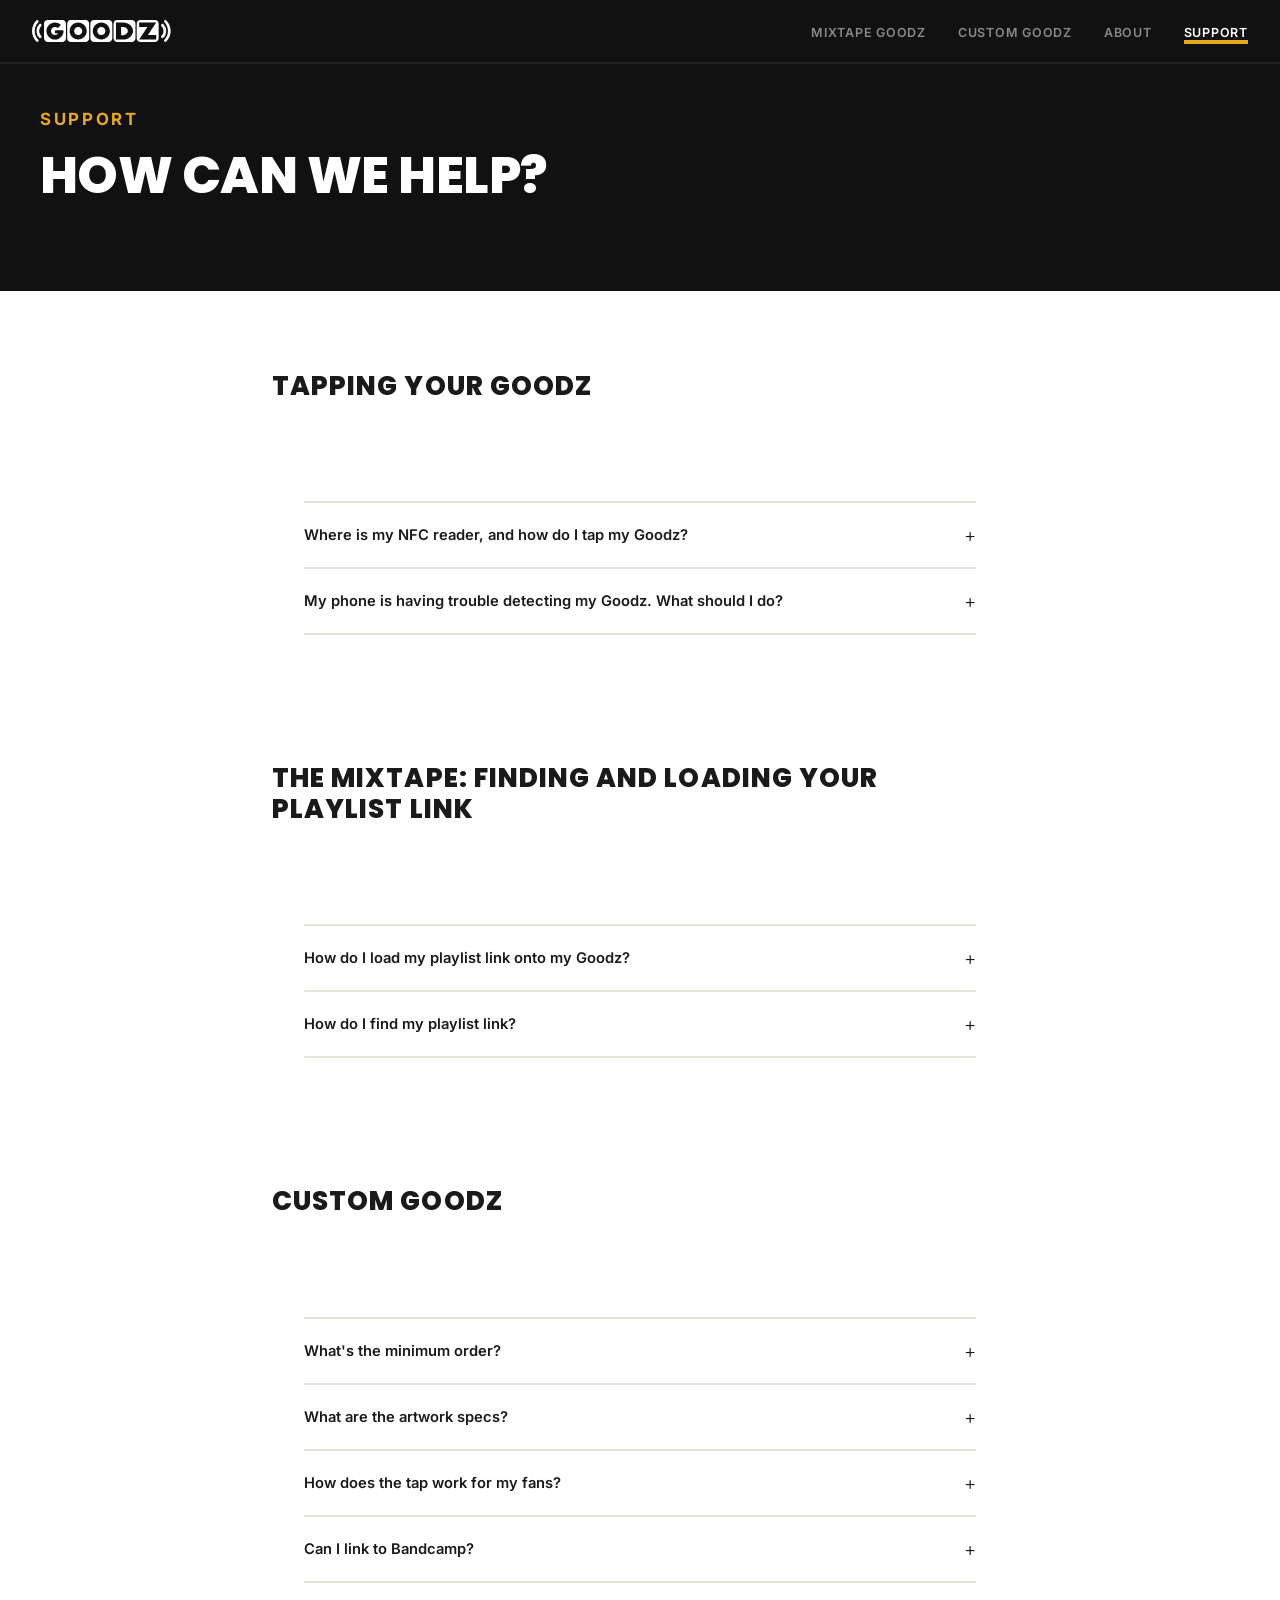
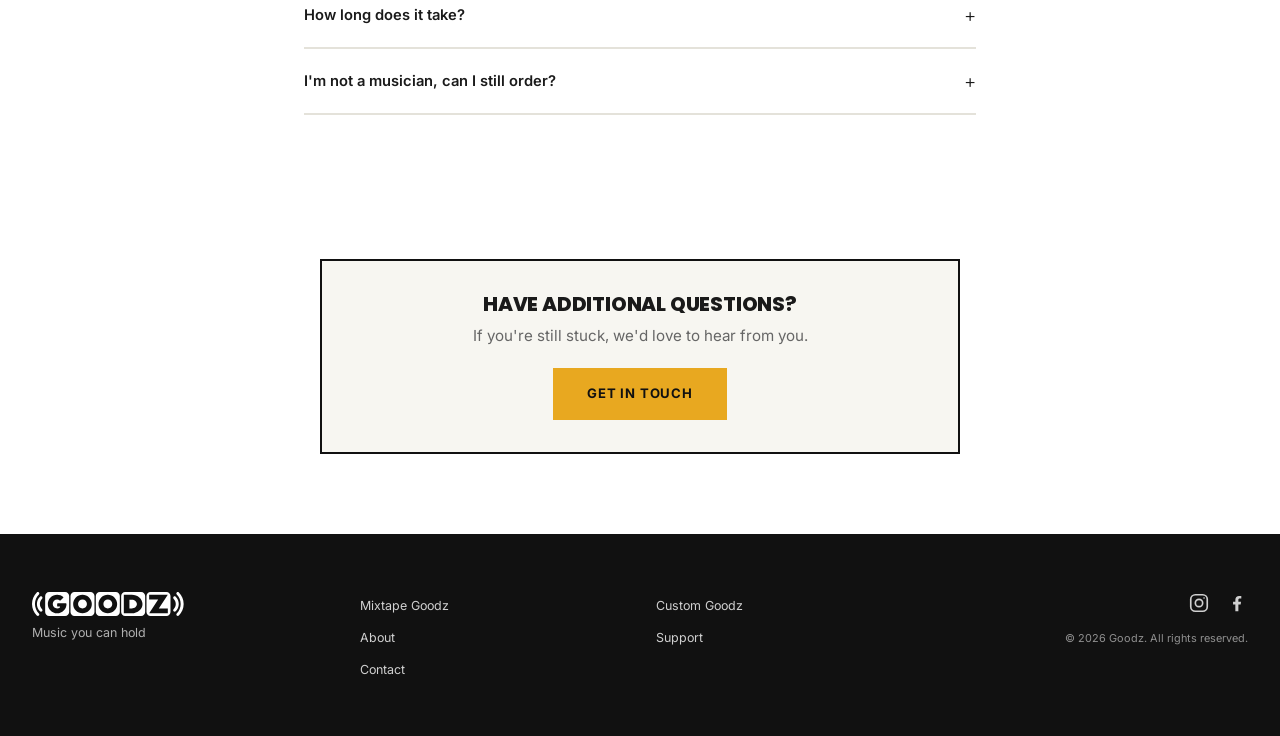
<file: support.html>
<!DOCTYPE html>
<html lang="en">
<head>
  <meta charset="UTF-8">
  <meta name="viewport" content="width=device-width, initial-scale=1.0">
  <title>Support - Goodz</title>
  <meta name="robots" content="noindex, nofollow">
  <link rel="canonical" href="https://getthegoodz.com/support">
  <link rel="preconnect" href="https://fonts.googleapis.com">
  <link href="https://fonts.googleapis.com/css2?family=Poppins:wght@700;800&family=Inter:wght@400;500;600;700&display=swap" rel="stylesheet">
  <link rel="icon" type="image/png" href="favicon.png">
  <link rel="apple-touch-icon" href="apple-touch-icon.png">
  <link rel="stylesheet" href="style.css">
  <style>
    .support-body { max-width: 800px; margin: 0 auto; padding: 4rem 2rem 5rem; }
    .support-section { margin-top: 3rem; }
    .support-section:first-child { margin-top: 1rem; }
    .support-section > h2 {
      font-size: clamp(1.35rem, 2.5vw, 1.65rem);
      margin-bottom: 1.25rem;
      text-transform: uppercase;
      letter-spacing: 0.04em;
    }
    .support-section .faq-item:first-of-type { border-top: 2px solid #e4e2da; }
    .support-section .faq-a ol,
    .support-section .faq-a ul { margin: 0.4rem 0 0.4rem 1.25rem; }
    .support-section .faq-a li { margin-bottom: 0.25rem; line-height: 1.7; }
    .support-section .faq-a a { color: inherit; text-decoration: underline; }
    .support-section .faq-device {
      font-size: 0.92rem;
      font-weight: 700;
      margin: 1.25rem 0 0.4rem;
      color: var(--black);
      text-transform: none;
    }
    .support-section .faq-device:first-child { margin-top: 0; }
    .support-platform-links { display: flex; flex-direction: column; gap: 0.4rem; margin-top: 0.5rem; }
    .support-contact {
      margin: 4rem auto 0;
      padding: 2rem;
      max-width: 640px;
      border: var(--border);
      background: var(--off-white);
      text-align: center;
    }
    .support-contact h3 { font-size: 1.25rem; margin-bottom: 0.5rem; }
    .support-contact p { font-size: 0.95rem; color: var(--text-light); margin-bottom: 1.25rem; line-height: 1.6; }
    .nfc-guide { display: flex; gap: 1.5rem; align-items: flex-start; margin: 0.6rem 0 1.5rem; }
    .nfc-guide img { width: 118px; height: auto; flex-shrink: 0; }
    .nfc-guide-text { flex: 1; }
    .nfc-guide-text p { margin: 0 0 0.6rem; line-height: 1.7; }
    .nfc-guide-text p:last-child { margin-bottom: 0; }
    @media (max-width: 480px) {
      .nfc-guide { gap: 1rem; }
      .nfc-guide img { width: 84px; }
    }
  </style>
</head>
<body>

<nav class="nav">
  <a href="index.html" class="nav-logo" aria-label="Goodz home"><img src="logos/goodz-wordmark-white.svg" alt="Goodz" width="139" height="22"></a>
  <ul class="nav-links">
    <li><a href="mixtape.html">Mixtape Goodz</a></li>
    <li><a href="custom.html">Custom Goodz</a></li>
    <li><a href="about.html">About</a></li>
    <li><a href="support.html" class="is-current">Support</a></li>  </ul>
  <button class="nav-toggle" aria-label="Menu" onclick="document.querySelector(&apos;.nav-links&apos;).classList.toggle(&apos;is-open&apos;)">☰</button>
</nav>

<!-- HERO -->
<div class="page-hero">
  <div class="page-hero-inner">
    <div class="page-hero-text">
      <p class="section-label on-dark">Support</p>
      <h1>How can we help?</h1>
    </div>
  </div>
</div>

<!-- BODY -->
<div class="support-body">

  <!-- TAPPING -->
  <section class="support-section" id="tapping">
    <h2>Tapping Your Goodz</h2>
    <div class="faq">
      <div class="faq-item">
        <button class="faq-q" onclick="toggleFaq(this)">Where is my NFC reader, and how do I tap my Goodz? <span class="icon">+</span></button>
        <div class="faq-a">
          <p>Your phone's NFC reader is built in. Hold your Goodz flat against the reader for a couple of seconds and a notification opens your content. The reader sits in a different spot on iPhone and Android:</p>

          <h4 class="faq-device">iPhone</h4>
          <div class="nfc-guide">
            <img src="photos/nfc-location-iphone.webp" alt="Diagram of an iPhone from the back, highlighting the NFC reader along the top edge near the cameras." loading="lazy">
            <div class="nfc-guide-text">
              <p>The reader is on the back, along the top edge, next to the cameras.</p>
              <p><strong>iPhone 11 and newer:</strong> wake your phone, hold its top edge against your Goodz for a few seconds, then open the notification that appears.</p>
              <p><strong>iPhone 7, 8, and X:</strong> wake and unlock, swipe up to open Control Center, tap the NFC icon to start a scan, then hold the top edge against your Goodz.</p>
            </div>
          </div>

          <h4 class="faq-device">Android</h4>
          <div class="nfc-guide">
            <img src="photos/nfc-location-android.webp" alt="Diagram of an Android phone from the back, highlighting the NFC reader in the middle of the phone." loading="lazy">
            <div class="nfc-guide-text">
              <p>The reader is usually in the middle or upper-middle of the back.</p>
              <p>Make sure NFC is enabled in Settings, then hold the middle of your phone's back against your Goodz for a few seconds and open the notification that appears.</p>
            </div>
          </div>
        </div>
      </div>

      <div class="faq-item">
        <button class="faq-q" onclick="toggleFaq(this)">My phone is having trouble detecting my Goodz. What should I do? <span class="icon">+</span></button>
        <div class="faq-a">
          <ol>
            <li>Hold the phone against the Goodz for longer.</li>
            <li>Close the camera app if it's open: it can interfere with NFC.</li>
            <li>Make sure your phone has adequate charge.</li>
            <li>Verify your phone's operating system is up to date.</li>
            <li>Restart the phone and try again.</li>
          </ol>
        </div>
      </div>
    </div>
  </section>

  <!-- MIXTAPE -->
  <section class="support-section" id="mixtape">
    <h2>The Mixtape: finding and loading your playlist link</h2>
    <div class="faq">
      <div class="faq-item">
        <button class="faq-q" onclick="toggleFaq(this)">How do I load my playlist link onto my Goodz? <span class="icon">+</span></button>
        <div class="faq-a">
          <ol>
            <li>Find your playlist link on your favorite streaming platform using the guides below.</li>
            <li>Copy your playlist link.</li>
            <li>Paste your playlist link into the field shown on your Mixtape Goodz setup page.</li>
            <li>Click Submit.</li>
          </ol>
        </div>
      </div>

      <div class="faq-item">
        <button class="faq-q" onclick="toggleFaq(this)">How do I find my playlist link? <span class="icon">+</span></button>
        <div class="faq-a">
          Each streaming platform has its own way of sharing a playlist link. Use the official guide for the service you use:
          <div class="support-platform-links">
            <a href="https://support.spotify.com/us/article/share-from-spotify/" target="_blank" rel="noreferrer">Spotify &rarr;</a>
            <a href="https://support.apple.com/guide/music-web/share-music-apdm0783785d/web" target="_blank" rel="noreferrer">Apple Music &rarr;</a>
            <a href="https://www.amazon.com/gp/help/customer/display.html?nodeId=GW9ETPCJD99DLDVC" target="_blank" rel="noreferrer">Amazon Music &rarr;</a>
            <a href="https://help.soundcloud.com/hc/en-us/articles/360054146474" target="_blank" rel="noreferrer">SoundCloud &rarr;</a>
            <a href="https://support.google.com/youtube/answer/57793" target="_blank" rel="noreferrer">YouTube &rarr;</a>
            <a href="https://support.google.com/youtubemusic/answer/9198182" target="_blank" rel="noreferrer">YouTube Music &rarr;</a>
          </div>
        </div>
      </div>
    </div>
  </section>

  <!-- CUSTOM GOODZ (placeholder content ported from custom.html FAQ) -->
  <section class="support-section" id="custom-goodz">
    <h2>Custom Goodz</h2>
    <div class="faq">
      <div class="faq-item">
        <button class="faq-q" onclick="toggleFaq(this)">What's the minimum order? <span class="icon">+</span></button>
        <div class="faq-a">50 units for a custom printed run. Want to try one first? Order a single card for $5, your artwork, your link, before committing.</div>
      </div>

      <div class="faq-item">
        <button class="faq-q" onclick="toggleFaq(this)">What are the artwork specs? <span class="icon">+</span></button>
        <div class="faq-a">
          <ul>
            <li><strong>300 DPI</strong> minimum resolution</li>
            <li><strong>20 MB</strong> max file size</li>
            <li><strong>PNG, JPEG, TIFF, PDF</strong> file format</li>
            <li><strong>2.76" &times; 2.76" canvas</strong> with <strong>0.10" bleed</strong> on all sides. Keep important elements <strong>0.06" inside</strong> the trim edge.</li>
          </ul>
          <p style="margin-top:0.6rem;">For the full artwork diagram and downloadable templates, see <a href="custom.html#faq-artwork-specs">artwork specs on the Custom Goodz page</a>.</p>
        </div>
      </div>

      <div class="faq-item">
        <button class="faq-q" onclick="toggleFaq(this)">How does the tap work for my fans? <span class="icon">+</span></button>
        <div class="faq-a">Fans hold their phone near the card: top for iPhone, back for Android. The link opens in their browser in seconds. No app, no account. Works on iPhone 7+ and virtually all modern Android phones.</div>
      </div>

      <div class="faq-item">
        <button class="faq-q" onclick="toggleFaq(this)">Can I link to Bandcamp? <span class="icon">+</span></button>
        <div class="faq-a">Yes, any Bandcamp album URL, or upload a CSV of download codes (one unique code per card). The builder walks you through both options.</div>
      </div>

      <div class="faq-item">
        <button class="faq-q" onclick="toggleFaq(this)">How long does it take? <span class="icon">+</span></button>
        <div class="faq-a">About 4&ndash;5 weeks from artwork approval to delivery. Rush options may be available, contact us if you have a hard deadline.</div>
      </div>

      <div class="faq-item">
        <button class="faq-q" onclick="toggleFaq(this)">I'm not a musician, can I still order? <span class="icon">+</span></button>
        <div class="faq-a">Absolutely. Custom Goodz are used for weddings, brand activations, hotels, conferences, and more. If you have artwork and a URL, we can make it a Goodz.</div>
      </div>
    </div>
  </section>

  <!-- CONTACT CTA -->
  <div class="support-contact">
    <h3>Have additional questions?</h3>
    <p>If you're still stuck, we'd love to hear from you.</p>
    <a href="contact.html" class="btn btn-amber">Get in touch</a>
  </div>

</div>

<footer>
  <div>
    <div class="footer-logo"><img src="logos/goodz-wordmark-white.svg" alt="Goodz" width="152" height="24"></div>
    <div class="footer-tagline">Music you can hold</div>
  </div>
  <ul class="footer-links">
    <li><a href="mixtape.html">Mixtape Goodz</a></li>
    <li><a href="custom.html">Custom Goodz</a></li>
    <li><a href="about.html">About</a></li>    <li><a href="support.html">Support</a></li>
    <li><a href="contact.html">Contact</a></li>
  </ul>
  <div class="footer-right">
    <div class="footer-social">
      <a href="https://www.instagram.com/getthegoodz" aria-label="Instagram">
        <svg viewBox="0 0 24 24" width="22" height="22" fill="none" stroke="currentColor" stroke-width="1.8" stroke-linecap="round" stroke-linejoin="round" aria-hidden="true"><rect x="3" y="3" width="18" height="18" rx="5"/><circle cx="12" cy="12" r="4"/><circle cx="17.5" cy="6.5" r="0.9" fill="currentColor" stroke="none"/></svg>
      </a>
      <a href="https://www.facebook.com/getthegoodz" aria-label="Facebook">
        <svg viewBox="0 0 24 24" width="22" height="22" fill="currentColor" aria-hidden="true"><path d="M13.5 21v-7.5h2.5l.4-3h-2.9V8.6c0-.9.25-1.5 1.55-1.5h1.65V4.4c-.3-.04-1.3-.12-2.45-.12-2.4 0-4.05 1.46-4.05 4.15v2.07H7.7v3h2.5V21h3.3z"/></svg>
      </a>
    </div>
    <div class="footer-copy">© 2026 Goodz. All rights reserved.</div>
  </div>
</footer>

<script>
function toggleFaq(btn) { btn.parentElement.classList.toggle('open'); }
</script>
</body>
</html>
</file>
<file: style.css>
*, *::before, *::after { box-sizing: border-box; margin: 0; padding: 0; }

:root {
  --amber: #E8A820;
  --amber-dark: #cf941a;
  --amber-ink: #8a5a00;        /* darker amber for foreground glyphs on light backgrounds */
  --black: #111111;
  --black-border: #000000;
  --white: #ffffff;
  --off-white: #f7f6f1;
  --text: #1a1a1a;
  --text-light: #666666;
  --text-lighter: #999999;
  --border: 2px solid #111111;
  --border-inner: 1px solid #d8d5cc;
}

html { scroll-behavior: smooth; }

body {
  font-family: 'Inter', sans-serif;
  background: var(--white);
  color: var(--text);
  font-size: 16px;
  line-height: 1.5;
}

h1, h2, h3, h4 {
  font-family: 'Poppins', sans-serif;
  font-weight: 800;
  text-transform: uppercase;
  line-height: 1.15;
  letter-spacing: -0.01em;
}

a { color: inherit; text-decoration: none; }
img { display: block; width: 100%; }

/* ── NAV ── */
.nav {
  position: sticky; top: 0; z-index: 100;
  background: var(--black);
  border-bottom: 2px solid #222;
  padding: 0 2rem;
  display: flex;
  align-items: center;
  justify-content: space-between;
  height: 64px;
}

.nav-logo {
  display: inline-flex;
  align-items: center;
}
.nav-logo img {
  height: 22px;
  width: auto;
  display: block;
}

.nav-links {
  display: flex;
  align-items: center;
  gap: 2rem;
  list-style: none;
}

.nav-links a {
  font-size: 0.78rem;
  font-weight: 600;
  letter-spacing: 0.06em;
  text-transform: uppercase;
  color: #888;
  transition: color 0.15s;
}

.nav-links a:hover { color: var(--white); }

.nav-links a.is-current { color: var(--white); box-shadow: 0 4px 0 var(--amber); }
.nav-links a.is-current:hover { color: var(--white); }

.nav-shop {
  background: var(--amber) !important;
  color: var(--black) !important;
  padding: 0.5rem 1.25rem;
  font-weight: 700;
  font-size: 0.78rem;
  letter-spacing: 0.06em;
  text-transform: uppercase;
  border: none;
  transition: background 0.15s;
}

.nav-shop:hover { background: var(--amber-dark) !important; color: var(--black) !important; }

.nav-toggle { display: none; background: none; border: none; cursor: pointer; font-size: 1.5rem; color: #fff; }

/* ── BUTTONS ── */
.btn {
  display: inline-block;
  padding: 0.9rem 2rem;
  font-family: 'Inter', sans-serif;
  font-weight: 700;
  font-size: 0.82rem;
  letter-spacing: 0.06em;
  text-transform: uppercase;
  cursor: pointer;
  transition: all 0.15s;
  text-align: center;
}

.btn-amber  { background: var(--amber); color: var(--black); border: 2px solid var(--amber); }
.btn-amber:hover { background: var(--amber-dark); border-color: var(--amber-dark); }

.btn-yellow { background: var(--amber); color: var(--black); border: 2px solid var(--amber); }
.btn-yellow:hover { background: var(--amber-dark); border-color: var(--amber-dark); }

.btn-white  { background: var(--white); color: var(--black); border: 2px solid var(--white); }
.btn-white:hover  { background: #e5e3dd; border-color: #e5e3dd; }

.btn-ghost  { background: transparent; color: var(--white); border: 2px solid rgba(255,255,255,0.35); }
.btn-ghost:hover  { border-color: var(--white); }

.btn-black  { background: var(--black); color: var(--white); border: 2px solid var(--black); }
.btn-black:hover  { background: #2a2a2a; }

.btn-outline { background: transparent; color: var(--text); border: 2px solid var(--black-border); }
.btn-outline:hover { background: var(--off-white); }

/* ── IMAGE PLACEHOLDER ── */
.img-placeholder {
  background: linear-gradient(145deg, #e2dfd6 0%, #ccc9bf 100%);
  display: flex;
  align-items: flex-end;
  justify-content: flex-start;
  color: rgba(0,0,0,0.18);
  font-size: 0.6rem;
  font-weight: 600;
  text-transform: uppercase;
  letter-spacing: 0.07em;
  padding: 1rem;
}

.img-placeholder.dark {
  background: linear-gradient(145deg, #2c2a28 0%, #1a1816 100%);
  color: rgba(255,255,255,0.1);
}

.img-placeholder.warm {
  background: linear-gradient(145deg, #d4c5a5 0%, #bfaa88 100%);
  color: rgba(0,0,0,0.15);
}

/* ── SECTIONS ── */
.section    { padding: 5rem 2rem; max-width: 1200px; margin: 0 auto; }
.section-full { padding: 5rem 2rem; }
.section-sm { padding: 3.5rem 2rem; max-width: 1200px; margin: 0 auto; }

.section-label {
  font-family: 'Inter', sans-serif;
  font-size: 0.875rem;
  font-weight: 700;
  text-transform: uppercase;
  letter-spacing: 0.16em;
  color: var(--text-lighter);
  margin-bottom: 0.75rem;
}

.section-label.on-dark { color: var(--amber); }

/* ── HERO ── */
.hero {
  background: var(--black);
  color: var(--white);
  border-bottom: var(--border);
  display: grid;
  grid-template-columns: 1fr 1fr;
  min-height: 540px;
}

.hero-text {
  padding: 4.5rem 3.5rem;
  display: flex;
  flex-direction: column;
  justify-content: center;
  border-right: 2px solid #2a2a2a;
}

.hero-title {
  font-size: clamp(2.5rem, 4.5vw, 4.5rem);
  margin-bottom: 1.25rem;
  color: var(--white);
}

.hero-sub {
  font-size: 1.05rem;
  color: #999;
  margin-bottom: 2.5rem;
  max-width: 420px;
  line-height: 1.8;
}

.hero-ctas { display: flex; gap: 1rem; flex-wrap: wrap; }

.hero-visual {
  background: #1a1a1a;
  border-left: 2px solid #2a2a2a;
  position: relative;
  overflow: hidden;
}
.hero-visual img {
  width: 100%;
  height: 100%;
  object-fit: cover;
}

/* ── PRODUCT GRID ── */
.product-grid {
  display: grid;
  grid-template-columns: 1fr 1fr;
  border-top: var(--border);
  border-bottom: var(--border);
}

.product-card {
  padding: 3rem;
  border-right: var(--border-inner);
  background: var(--white);
}

.product-card:last-child { border-right: none; }

.product-card-img { aspect-ratio: 4/3; margin-bottom: 2rem; overflow: hidden; }
.product-card-img img { width: 100%; height: 100%; object-fit: cover; }

.product-tag {
  display: inline-block;
  background: var(--amber);
  border: 2px solid #000;
  padding: 0.2rem 0.65rem;
  font-size: 0.58rem;
  font-weight: 700;
  text-transform: uppercase;
  letter-spacing: 0.12em;
  margin-bottom: 1rem;
}

.product-card h2 { font-size: 1.75rem; margin-bottom: 0.75rem; }
.product-card p  { color: var(--text-light); margin-bottom: 1.5rem; line-height: 1.75; font-size: 0.95rem; }
.product-price   { font-size: 1.4rem; font-weight: 800; margin-bottom: 1.5rem; font-family: 'Poppins', sans-serif; }
.product-price span { font-size: 0.85rem; font-weight: 400; color: var(--text-light); font-family: 'Inter', sans-serif; }

/* ── PROOF BAR ── */
.proof-bar {
  background: var(--black);
  color: var(--white);
  padding: 1.85rem 2rem;
  display: flex;
  justify-content: center;
  gap: 3rem;
  flex-wrap: wrap;
  border-top: var(--border);
  border-bottom: var(--border);
}

.proof-item {
  display: flex;
  align-items: baseline;
  gap: 0.55rem;
  font-size: 1.05rem;
  line-height: 1.4;
}

.proof-value {
  font-family: 'Poppins', sans-serif;
  font-weight: 700;
  color: var(--amber);
  letter-spacing: 0.005em;
  white-space: nowrap;
  flex-shrink: 0;
}

.proof-text {
  color: #d6d6d6;
  font-weight: 400;
}

/* ── HOW THE TAP WORKS ── */
.tap-section {
  background: var(--off-white);
  /* No border-top: the preceding video-section already draws a
     border-bottom, so a top border here doubled the seam into a
     too-thick line (the amber/cream boundary made both visible). */
  border-bottom: var(--border);
  padding: 5rem 2rem;
}

.tap-inner {
  max-width: 1200px;
  margin: 0 auto;
}

.steps {
  display: grid;
  grid-template-columns: repeat(3, 1fr);
  gap: 1rem;
  margin-top: 2.5rem;
}

/* Numeral beside the text (Option A): big numeral in column 1, the
   title + sentence stacked in column 2, vertically centered together —
   no dividing rule, no dead space above the title. */
.steps .step {
  --step-bg: var(--amber);
  display: grid;
  grid-template-columns: auto 1fr;
  align-items: start;
  column-gap: 1.4rem;
  padding: 2.25rem 2.5rem;
  border: 2px solid var(--black);
  background: var(--step-bg);
  color: var(--black);
}
.steps .step p { color: inherit; }

/* Top-aligned with the title (caps roughly level) so the numeral and
   title share a top edge, and a wrapping sentence grows the card
   downward only — not in both directions. line-height 0.9 trims the
   numeral's box so its cap sits near the top, matching the title. */
.step-num {
  grid-column: 1;
  grid-row: 1 / span 2;
  align-self: start;
  font-family: 'Poppins', sans-serif;
  font-size: 3.75rem;
  font-weight: 800;
  color: var(--black);
  line-height: 0.9;
  letter-spacing: -0.04em;
}

.steps .step h3 { grid-column: 2; align-self: start; font-size: 1.1rem; margin-bottom: 0.25rem; }
.steps .step p  { grid-column: 2; align-self: start; font-size: 0.92rem; color: rgba(0, 0, 0, 0.78); line-height: 1.55; }

/* ── COMPAT NOTE BAR ── */
.compat-bar {
  background: var(--amber);
  padding: 2.25rem 2rem;
  border-top: var(--border);
  border-bottom: var(--border);
}

.compat-bar-inner {
  max-width: 1100px;
  margin: 0 auto;
  display: grid;
  grid-template-columns: repeat(3, 1fr);
  gap: 2rem;
  align-items: center;
}

.compat-item {
  display: flex;
  align-items: center;
  gap: 0.9rem;
  justify-content: flex-start;
  text-align: left;
}

.compat-icon {
  flex-shrink: 0;
  color: var(--black);
}

.compat-text {
  display: flex;
  flex-direction: column;
  gap: 0.15rem;
  line-height: 1.35;
}

.compat-text strong {
  font-size: 0.95rem;
  font-weight: 700;
  color: var(--black);
}

.compat-text span {
  font-size: 0.8rem;
  color: rgba(0, 0, 0, 0.62);
}

/* Dark variant: amber on black */
.compat-bar.dark { background: var(--black); }
.compat-bar.dark .compat-icon { color: var(--amber); }
.compat-bar.dark .compat-text strong { color: var(--amber); }
.compat-bar.dark .compat-text span  { color: rgba(255, 245, 220, 0.7); }

/* "Works with" logo strip — DSP glyph row inside a .compat-bar */
.works-with-inner {
  max-width: 1100px;
  margin: 0 auto;
  display: flex;
  flex-direction: column;
  align-items: center;
  gap: 1.25rem;
}
.works-with-label {
  font-size: 0.78rem;
  font-weight: 700;
  color: var(--black);
  text-transform: uppercase;
  letter-spacing: 0.12em;
}
.works-with-icons {
  display: flex;
  gap: 3.25rem;
  flex-wrap: wrap;
  align-items: center;
  justify-content: center;
}
.works-with-item {
  display: flex;
  flex-direction: column;
  align-items: center;
  gap: 0.4rem;
  color: var(--black);
  min-width: 56px;
}
.works-with-item svg { display: block; }
.works-with-item span {
  font-size: 0.7rem;
  font-weight: 700;
  color: rgba(0, 0, 0, 0.72);
  text-transform: uppercase;
  letter-spacing: 0.05em;
}
.works-with-tagline {
  font-size: 0.78rem;
  color: rgba(0, 0, 0, 0.62);
  letter-spacing: 0.04em;
  text-align: center;
  margin: 0;
}
.compat-bar.dark .works-with-label { color: var(--amber); }
.compat-bar.dark .works-with-item { color: rgba(255, 245, 220, 0.88); }
.compat-bar.dark .works-with-item span { color: rgba(255, 245, 220, 0.62); }
.compat-bar.dark .works-with-tagline { color: rgba(255, 245, 220, 0.6); }
@media (max-width: 700px) {
  .works-with-inner { gap: 0.85rem; }
  .works-with-icons { gap: 1.5rem; }
}

/* ── SPLIT ── */
.split {
  display: grid;
  grid-template-columns: 1fr 1fr;
  border-top: var(--border);
  border-bottom: var(--border);
}

.split-img { aspect-ratio: 1; overflow: hidden; }
.split-img img { width: 100%; height: 100%; object-fit: cover; }

.split-text {
  padding: 4.5rem 3.5rem;
  display: flex;
  flex-direction: column;
  justify-content: center;
  border-left: var(--border);
}

.split-text h2 { font-size: 2rem; margin-bottom: 1rem; }
.split-text p  { color: var(--text-light); margin-bottom: 1.5rem; line-height: 1.8; }

.split.reverse .split-img { order: 2; border-left: var(--border); }
.split.reverse .split-text { border-left: none; border-right: var(--border); }

/* dark variant */
.split.dark { background: var(--black); color: var(--white); }
.split.dark .split-img { background: #1a1a1a; border-right: 2px solid #2a2a2a; }
.split.dark .split-text { border-left-color: #2a2a2a; }
.split.dark .split-text p { color: #888; }
.split.dark.reverse .split-text { border-right-color: #2a2a2a; }

/* ── REVENUE STRIP ── */
.revenue-strip {
  background: var(--amber);
  border-top: var(--border);
  border-bottom: var(--border);
  padding: 3rem 2rem;
}

.revenue-inner {
  max-width: 760px;
  margin: 0 auto;
  display: flex;
  flex-direction: column;
  align-items: center;
  gap: 1.75rem;
}

.revenue-math {
  display: flex;
  align-items: flex-end;
  justify-content: center;
  gap: 2.25rem;
  flex-wrap: wrap;
}

.revenue-block { text-align: center; }

.revenue-tagline {
  font-size: 0.88rem;
  text-transform: uppercase;
  letter-spacing: 0.12em;
  color: rgba(0,0,0,0.8);
  font-weight: 700;
  display: block;
  margin-bottom: 0.5rem;
}

.revenue-num {
  font-family: 'Poppins', sans-serif;
  font-size: 2.75rem;
  font-weight: 800;
  display: block;
  line-height: 1;
}

/* Detail line under the number ("50 units • $3.44 each"). Deliberately
   demoted vs the uppercase eyebrow above the number: smaller, lighter,
   sentence case, muted — so it reads as fine print and the $ number
   keeps the punch. */
.revenue-label {
  font-size: 0.85rem;
  letter-spacing: 0;
  color: rgba(0,0,0,0.6);
  font-weight: 500;
  margin-top: 0.4rem;
  display: block;
}

.revenue-arrow {
  font-size: 2rem;
  color: rgba(0,0,0,0.7);
  font-weight: 700;
  padding-bottom: 1.5rem;
}

.revenue-caption { max-width: 560px; text-align: center; }
.revenue-caption p { font-size: 1.05rem; font-weight: 600; color: rgba(0, 0, 0, 0.78); line-height: 1.55; }

/* ── SAMPLE BOX ── */
.sample-box {
  border: var(--border);
  background: var(--off-white);
  padding: 2rem 2.5rem;
  display: flex;
  align-items: center;
  justify-content: space-between;
  gap: 2rem;
  flex-wrap: wrap;
  margin: 2.5rem 0;
}

.sample-box-text h3 { font-size: 1rem; margin-bottom: 0.35rem; }
.sample-box-text p  { font-size: 0.875rem; color: var(--text-light); line-height: 1.65; max-width: 460px; }
.sample-price { font-family: 'Poppins', sans-serif; font-size: 1.75rem; font-weight: 800; white-space: nowrap; }

/* ── AUDIENCE / USE-CASE GRID ── */
.audience-grid {
  display: grid;
  grid-template-columns: repeat(4, 1fr);
  border: var(--border);
  margin-top: 2.5rem;
  overflow: hidden;
}
.audience-card {
  border-right: var(--border-inner);
  display: flex;
  flex-direction: column;
  overflow: hidden;
}
.audience-card:last-child { border-right: none; }
.audience-img {
  aspect-ratio: 4/5;
  overflow: hidden;
}
.audience-img img {
  width: 100%;
  height: 100%;
  object-fit: cover;
  display: block;
}
.audience-label {
  border-top: var(--border-inner);
  padding: 1rem 1rem;
  font-family: 'Poppins', sans-serif;
  font-weight: 700;
  font-size: 0.85rem;
  text-align: center;
}

/* ── USE CASES ── */
.use-cases {
  display: grid;
  grid-template-columns: repeat(4, 1fr);
  border: var(--border);
}

.use-case { border-right: var(--border-inner); overflow: hidden; }
.use-case:last-child { border-right: none; }
.use-case-img { aspect-ratio: 3/4; }

.use-case-label {
  padding: 1rem;
  border-top: var(--border-inner);
  font-family: 'Poppins', sans-serif;
  font-weight: 700;
  font-size: 0.72rem;
  text-transform: uppercase;
  letter-spacing: 0.06em;
}

/* ── CRED BAR ── */
.cred-bar {
  background: var(--off-white);
  border-top: var(--border);
  border-bottom: var(--border);
  padding: 5rem 2rem;
  text-align: center;
}

.cred-subhead {
  font-size: 1.05rem;
  font-weight: 500;
  color: var(--text-light);
  margin-bottom: 2.5rem;
  line-height: 1.5;
}

.cred-logos {
  display: flex;
  justify-content: center;
  align-items: center;
  gap: 4.5rem;
  flex-wrap: wrap;
}

.cred-logo {
  width: auto;
  display: block;
  filter: grayscale(1) brightness(0) opacity(0.72);
  transition: opacity 0.2s ease;
}

.cred-logo:hover { opacity: 0.95; }

.cred-logo--sony   { height: 55px; }
.cred-logo--warner { height: 40px; }
.cred-logo--craft  { height: 60px; }
.cred-logo--britney { height: 40px; }
.cred-logo--outkast { height: 56px; }
.cred-logo--tmbg    { height: 54px; }
.cred-logo--motorola { height: 56px; }

/* Dark cred-bar variant: black background, tan reversed-out logos */
.cred-bar.dark { background: var(--black); }
.cred-bar.dark .cred-subhead { color: rgba(255, 240, 210, 0.78); }
.cred-bar.dark .cred-logo {
  filter: brightness(0) invert(1) sepia(0.45) saturate(0.55) hue-rotate(-8deg);
  opacity: 0.92;
}
.cred-bar.dark .cred-logo:hover { opacity: 1; }

/* ── CTA BAND ── */
.cta-band {
  background: var(--black);
  color: var(--white);
  border-top: var(--border);
  border-bottom: var(--border);
  padding: 5rem 2rem;
  text-align: center;
}

.cta-band h2 { font-size: clamp(1.75rem, 3vw, 2.75rem); margin-bottom: 1rem; }
.cta-band p  { color: #999; margin-bottom: 2.5rem; max-width: 480px; margin-left: auto; margin-right: auto; line-height: 1.75; }
.cta-band-link {
  display: inline-block;
  margin-top: 1.5rem;
  font-size: 0.88rem;
  color: #aaa;
  text-decoration: underline;
  text-underline-offset: 3px;
}
.cta-band-link:hover { color: var(--white); }

/* ── PLATFORMS ── */
.platforms {
  display: flex;
  gap: 0.75rem;
  flex-wrap: wrap;
  align-items: center;
  justify-content: center;
  padding: 2rem;
  border-top: var(--border);
  border-bottom: var(--border);
  background: var(--off-white);
}

.platforms-label {
  font-size: 0.62rem;
  font-weight: 700;
  text-transform: uppercase;
  letter-spacing: 0.14em;
  color: var(--text-lighter);
  margin-right: 0.5rem;
}

.platform-pill {
  border: 2px solid #ccc;
  padding: 0.35rem 0.9rem;
  font-size: 0.75rem;
  font-weight: 600;
  background: var(--white);
  color: var(--text-light);
}

/* ── BANDCAMP SECTION ── */
.bandcamp-section {
  background: var(--black);
  color: var(--white);
  border-top: var(--border);
  border-bottom: var(--border);
  padding: 5rem 2rem;
}

.bandcamp-inner {
  max-width: 1200px;
  margin: 0 auto;
  display: grid;
  grid-template-columns: 1fr 1fr;
  gap: 5rem;
  align-items: center;
}

.bandcamp-text h2 { font-size: 2rem; margin-bottom: 1rem; }
.bandcamp-text p  { color: #888; line-height: 1.8; margin-bottom: 1.25rem; }

.bandcamp-img {
  position: relative;
  aspect-ratio: 1;
  overflow: hidden;
  background: var(--white);
  border: var(--border);
}

.video-callout {
  margin: 1.5rem 0 0;
  display: flex;
  flex-direction: column;
  gap: 0.5rem;
  max-width: 220px;
}
.video-callout video {
  width: 100%;
  aspect-ratio: 4/5;
  background: #000;
  border: var(--border);
  border-radius: 4px;
  display: block;
}
.video-callout-label {
  font-size: 0.78rem;
  color: var(--text-light);
  font-weight: 600;
}
.bandcamp-img img {
  position: absolute;
  top: 50%;
  left: 50%;
  width: 128%;
  height: 128%;
  object-fit: cover;
  transform: translate(-50%, -50%) rotate(-17deg);
}

.bandcamp-features { list-style: none; display: flex; flex-direction: column; gap: 0.75rem; }
.bandcamp-features li {
  display: flex;
  gap: 0.75rem;
  align-items: flex-start;
  font-size: 0.875rem;
  color: #aaa;
}
.bandcamp-features li::before { content: "✦"; color: var(--amber); flex-shrink: 0; margin-top: 0.1rem; }

/* ── FAQ ── */
.faq { max-width: 800px; margin: 0 auto; padding: 5rem 2rem; }
.faq h2 { font-size: 2rem; margin-bottom: 2.5rem; }

.faq-item { border-top: 2px solid #e4e2da; }
.faq-item:last-child { border-bottom: 2px solid #e4e2da; }

.faq-q {
  width: 100%;
  background: none;
  border: none;
  padding: 1.25rem 0;
  text-align: left;
  font-family: 'Inter', sans-serif;
  font-weight: 600;
  font-size: 0.92rem;
  cursor: pointer;
  display: flex;
  justify-content: space-between;
  align-items: center;
  gap: 1rem;
  color: var(--text);
}

.faq-q .icon { font-size: 1.2rem; font-weight: 300; flex-shrink: 0; transition: transform 0.2s; }
.faq-item.open .icon { transform: rotate(45deg); }

.faq-a {
  display: none;
  padding-bottom: 1.5rem;
  font-size: 0.875rem;
  color: var(--text-light);
  line-height: 1.8;
  max-width: 640px;
}

.faq-item.open .faq-a { display: block; }

/* ── FOOTER ── */
footer {
  background: var(--black);
  color: var(--white);
  padding: 3.5rem 2rem;
  display: grid;
  grid-template-columns: 1fr 2fr 1fr;
  gap: 3rem;
  border-top: var(--border);
}

.footer-logo {
  margin-bottom: 0.5rem;
}
.footer-logo img {
  height: 24px;
  width: auto;
  display: block;
}

.footer-tagline { font-size: 0.78rem; color: #b0b0b0; }

.footer-links {
  display: grid;
  grid-template-columns: 1fr 1fr;
  gap: 0.5rem 2rem;
  list-style: none;
}

.footer-links a { font-size: 0.78rem; color: #d0d0d0; transition: color 0.15s; }
.footer-links a:hover { color: var(--white); }

.footer-right { text-align: right; }
.footer-social { display: flex; gap: 1rem; justify-content: flex-end; margin-bottom: 1rem; }
.footer-social a { display: inline-flex; align-items: center; justify-content: center; color: #d0d0d0; transition: color 0.15s; }
.footer-social a:hover { color: var(--amber); }
.footer-social a svg { display: block; }
.footer-copy { font-size: 0.68rem; color: #909090; }

/* ── PRICING TABLE ── */
.pricing-table { border: var(--border); overflow: hidden; margin-top: 1.5rem; }

.pricing-row {
  display: grid;
  grid-template-columns: 1fr 1fr;
  border-bottom: var(--border-inner);
}

.pricing-row:last-child { border-bottom: none; }
.pricing-row.header { background: var(--black); color: var(--white); border-bottom: var(--border); }

.pricing-cell {
  padding: 0.9rem 1.5rem;
  border-right: var(--border-inner);
  font-size: 0.875rem;
}

.pricing-cell:last-child { border-right: none; }
.pricing-row.header .pricing-cell { font-weight: 700; font-size: 0.68rem; text-transform: uppercase; letter-spacing: 0.08em; border-right-color: #2a2a2a; }
.pricing-cell.highlight { background: var(--amber); font-weight: 700; }

/* ── PAGE HERO (inner pages) ── */
.page-hero {
  background: var(--black);
  color: var(--white);
  padding: 2.5rem 2rem 4rem;
  border-bottom: var(--border);
}

.page-hero-inner {
  max-width: 1200px;
  margin: 0 auto;
  display: grid;
  grid-template-columns: minmax(0, 1fr) minmax(0, 1fr);
  gap: 4rem;
  align-items: center;
}
.page-hero-inner:not(:has(.page-hero-visual)) {
  grid-template-columns: 1fr;
}
.page-hero-text { max-width: 540px; }
.page-hero h1 { font-size: clamp(2.25rem, 4vw, 3.5rem); margin-bottom: 1.25rem; }
.page-hero p  { font-size: 1.05rem; color: #999; max-width: 540px; line-height: 1.8; }
.page-hero .hero-ctas { margin-top: 2.5rem; }

.page-hero-visual img {
  display: block;
  width: 100%;
  height: auto;
  max-width: 560px;
  margin-left: auto;
}

/* ── BUTTON GROUP ── */
.btn-group {
  display: flex;
  gap: 0.75rem;
  flex-wrap: wrap;
  align-items: center;
}

/* ── PRODUCT DETAIL (mixtape page 2-col) ── */
.product-detail {
  display: grid;
  grid-template-columns: 1fr 1fr;
  border-bottom: var(--border);
}

.product-detail-img { border-right: var(--border); }
.product-detail-text {
  padding: 3.5rem;
  display: flex;
  flex-direction: column;
  justify-content: center;
}

/* ── RESPONSIVE ── */
@media (max-width: 900px) {
  .hero, .split, .product-grid { grid-template-columns: 1fr; }
  .hero-text { border-right: none; border-bottom: 2px solid #2a2a2a; padding: 3rem 1.5rem; }
  .hero-visual { min-height: 260px; border-left: none; border-top: 2px solid #2a2a2a; }
  .split-text { border-left: none !important; border-right: none !important; border-top: var(--border); padding: 2.5rem 1.5rem; }
  .split-img { border-right: none !important; }
  .split.reverse .split-img { order: 0; border-left: none !important; }
  .product-card { border-right: none; border-bottom: var(--border); padding: 2rem 1.5rem; }
  .product-card:last-child { border-bottom: none; }
  .steps { grid-template-columns: 1fr; }
  .use-cases { grid-template-columns: 1fr 1fr; }
  .use-case:nth-child(2) { border-right: none; }
  .use-case:nth-child(3) { border-top: var(--border); }
  .audience-grid { grid-template-columns: 1fr 1fr; }
  .audience-card:nth-child(2) { border-right: none; }
  .audience-card:nth-child(3) { border-top: var(--border-inner); }
  .audience-card:nth-child(4) { border-top: var(--border-inner); }
  footer { grid-template-columns: 1fr; gap: 2rem; }
  .footer-right { text-align: left; }
  .footer-social { justify-content: flex-start; }
  .nav-links { display: none; }
  .nav-toggle { display: block; }
  .nav-links.is-open {
    display: flex;
    flex-direction: column;
    align-items: stretch;
    gap: 0.25rem;
    position: absolute;
    top: 64px;
    left: 0;
    right: 0;
    background: var(--black);
    padding: 1rem 1.5rem 1.25rem;
    border-bottom: 2px solid #222;
  }
  .nav-links.is-open li { width: 100%; }
  .nav-links.is-open a {
    display: block;
    padding: 0.75rem 0;
    font-size: 0.95rem;
  }
  .nav-links.is-open .nav-shop {
    text-align: center;
    margin-top: 0.5rem;
    padding: 0.75rem 1.25rem;
  }
  .proof-bar { gap: 2rem; }
  .proof-item { flex-direction: column; align-items: center; text-align: center; gap: 0.1rem; }
  .compat-bar-inner { grid-template-columns: 1fr; gap: 1.25rem; }
  .pricing-cell { border-right: none; border-bottom: var(--border-inner); padding: 0.75rem 1rem; }
  .revenue-inner { align-items: center; }
  /* Stack the two blocks vertically and drop the arrow — a right-pointing
     arrow makes no sense once the blocks are stacked; the Spend this /
     Get this eyebrows + vertical order carry the if-this-then-that. */
  .revenue-math { flex-direction: column; gap: 1.5rem; }
  .revenue-arrow { display: none; }
  .sample-box { flex-direction: column; }
  .bandcamp-inner { grid-template-columns: 1fr; gap: 3rem; }
  .page-hero { padding: 2rem 1.5rem 2.5rem; }
  .page-hero-inner { grid-template-columns: 1fr; gap: 2.5rem; }
  .page-hero-visual { display: none; }
  .hero-ctas { flex-direction: column; align-items: stretch; }
  .hero-ctas .btn { text-align: center; }
  .product-detail { grid-template-columns: 1fr; }
  .product-detail-img { border-right: none; border-bottom: var(--border); max-height: 260px; min-height: 0 !important; }
  .product-detail-text { padding: 2rem 1.5rem; }
}

@media (max-width: 600px) {
  .use-cases { grid-template-columns: 1fr; }
  .use-case { border-right: none; border-bottom: var(--border); }
  .cred-logos { gap: 2.5rem; }
  .cred-logo--sony   { height: 46px; }
  .cred-logo--warner { height: 34px; }
  .cred-logo--craft  { height: 50px; }
  .cred-logo--britney { height: 34px; }
  .cred-logo--outkast { height: 47px; }
  .cred-logo--tmbg    { height: 45px; }
  .cred-logo--motorola { height: 47px; }
  .revenue-math { gap: 1rem; }
  .hero-text { padding: 2.5rem 1.25rem; }
}

/* ──────────────────────────────────────────────────────────────────────────
   Order strip
   Slim live "what you're buying right now" header that travels across every
   step of the order flow (Customize / Music / Artwork / Review). One line of
   product • unit price • total, with a Details toggle that expands a small
   breakdown. Replaces the old static product chip on Customize and the
   one-off custom-back upcharge notice on Artwork.
   ────────────────────────────────────────────────────────────────────────── */
.order-strip {
  background: var(--off-white);
  border-bottom: 1px solid var(--border);
  padding: 0.7rem 2rem;
}
/* Inside the sticky-top band on artwork-upload.html the strip sits on
   top and the page-header (stepper) below it. The strip keeps its own
   bottom border as a hairline divider between order context and the
   stepper; the page-header drops its border so the stepper flows into
   the band's bottom boundary (carried by .sticky-top). */
.sticky-top .page-header { border-bottom: none; }
.order-strip-row {
  display: flex;
  align-items: baseline;
  justify-content: space-between;
  gap: 1rem;
  flex-wrap: wrap;
}
.order-strip-info {
  display: flex;
  align-items: baseline;
  gap: 0.55rem 0.7rem;
  flex-wrap: wrap;
  font-size: 0.88rem;
  color: var(--text);
}
.order-strip-eyebrow {
  font-size: 0.62rem;
  font-weight: 700;
  text-transform: uppercase;
  letter-spacing: 0.1em;
  color: var(--text-lighter);
}
.order-strip-product {
  display: inline-flex;
  flex-wrap: wrap;
  align-items: baseline;
  gap: 0.4rem;
}
.order-strip-product strong { font-weight: 700; }
/* Bullets removed on all viewports — items are spaced by the flex gap.
   The first separator is repurposed as a line break on mobile (see the
   media query below); on desktop it stays hidden like the rest. */
.order-strip-sep { display: none; }
/* Unit price wrapped in parentheses, e.g. ($3.47/unit). */
#strip-unit::before { content: "("; }
#strip-unit::after  { content: ")"; }
/* "Total: " prefix on the order total. .has-amount gates it so the
   3,000+ "Contact us" tier doesn't read "Total: Contact us". */
#strip-total.has-amount::before { content: "Total: "; }
.order-strip-toggle {
  background: none;
  border: none;
  font-family: inherit;
  font-size: 0.82rem;
  font-weight: 600;
  color: var(--black);
  cursor: pointer;
  padding: 0.2rem 0.3rem;
  display: inline-flex;
  align-items: center;
  gap: 0.25rem;
}
.order-strip-toggle:hover { color: var(--amber-ink); }
.order-strip-toggle .order-strip-arrow {
  display: inline-block;
  transition: transform 0.15s ease;
}
.order-strip-toggle[aria-expanded="true"] .order-strip-arrow {
  transform: rotate(180deg);
}
.order-strip-details {
  margin: 0.85rem 0 0;
  padding: 0.85rem 0 0;
  border-top: 1px solid #d8d5cc;
  display: grid;
  grid-template-columns: max-content 1fr;
  gap: 0.35rem 1.25rem;
  font-size: 0.85rem;
  max-width: 520px;
}
/* hidden attribute must beat display:grid here so the toggle actually closes it */
.order-strip-details[hidden] { display: none; }
.order-strip-details dt {
  color: var(--text-lighter);
  font-weight: 400;
}
.order-strip-details dd {
  margin: 0;
  font-weight: 600;
}
.order-strip-includes {
  font-size: 0.78rem;
  color: var(--amber-ink);
  font-weight: 600;
}
/* Mobile order strip: stack into two lines (parens, "Total:" prefix and
   no-bullets are handled in the base rules above, so they apply on
   desktop too).
   line 1: "You're ordering   Custom Goodz"
   line 2: "100 units ($3.47/unit) Total: $347.00  Details"
   Details rides at the end of the data line as an underlined link. */
@media (max-width: 700px) {
  .order-strip { padding: 0.6rem 1rem; }
  /* Flatten the row + info + product wrappers so every piece
     (eyebrow, product, qty, unit, total, Details) is a flex item of
     .order-strip-row and can wrap together as one flow. */
  .order-strip-row {
    display: flex;
    flex-direction: row;
    flex-wrap: wrap;
    align-items: baseline;
    justify-content: flex-start;
    gap: 0.25rem 0.45rem;
    font-size: 0.82rem;
  }
  .order-strip-info { display: contents; }
  .order-strip-product { display: contents; }
  /* Repurpose the first separator (the one right after 'Custom Goodz')
     as a zero-height full-width row break so qty/unit/total/Details
     flow together on the line below the eyebrow + product. */
  #strip-product + .order-strip-sep {
    display: block;
    flex-basis: 100%;
    height: 0;
    margin: 0;
    visibility: hidden;
  }
  /* Details: underlined link riding at the end of the data line. */
  .order-strip-toggle {
    text-decoration: underline;
    padding: 0;
    font-size: 0.78rem;
    color: var(--text);
  }
  .order-strip-toggle .order-strip-arrow { display: none; }
}
</file>
<file: style-warm.css>
/* ── WARM SKIN ── Overlay on style.css. Matches marketing-plan-beryl.vercel.app aesthetic.
   Load AFTER style.css: <link rel="stylesheet" href="style.css">
                         <link rel="stylesheet" href="style-warm.css">          */

@import url('https://fonts.googleapis.com/css2?family=DM+Sans:ital,wght@0,400;0,500;0,600;0,700;1,400&display=swap');

/* ── TOKENS ── */
:root {
  --amber:        #ffc852;
  --amber-dark:   #e6b044;
  --black:        #0e0c0a;
  --black-border: #2a2520;
  --white:        #efefe2;
  --off-white:    #e4e4d6;
  --text:         #1a1510;
  --text-light:   #6b6354;
  --text-lighter: #9a8e7e;
  --border:       2px solid #2e2a1e;
  --border-inner: 1px solid #cdc8b2;
}

/* ── BASE ── */
body {
  font-family: 'DM Sans', 'Inter', sans-serif;
  background: var(--white);
}

/* ── NAV — frosted glass ── */
.nav {
  background: rgba(14, 12, 10, 0.92);
  backdrop-filter: blur(14px);
  -webkit-backdrop-filter: blur(14px);
  border-bottom: 1px solid rgba(255, 200, 82, 0.18);
}

/* ── BUTTONS ── */
.btn { border-radius: 6px; }

/* ── HERO ── */
.hero         { background: var(--black); }
.hero-text    { border-right-color: #2a2520; }
.hero-visual  { background: #1a1510; border-left-color: #2a2520; }

/* ── PAGE HERO (inner pages) ── */
.page-hero { background: var(--black); }

/* ── PROOF BAR ── */
.proof-bar { background: var(--black); border-color: #2a2520; }

/* ── PRODUCT GRID — separated rounded cards ── */
.product-grid {
  display: flex;
  flex-wrap: wrap;
  gap: 1.5rem;
  padding: 2.5rem;
  background: var(--off-white);
  border-top: none;
  border-bottom: none;
}
.product-card {
  flex: 1 1 320px;
  border: 1px solid var(--border-inner);
  border-right: 1px solid var(--border-inner) !important;
  border-bottom: none !important;
  border-radius: 16px;
  box-shadow: 0 2px 16px rgba(0,0,0,0.07);
  background: var(--white);
}

/* ── HOW IT WORKS ── */
/* Full-width section band: use the dark structural border so its edge
   matches the dark-bordered sections it abuts (e.g. the video band),
   rather than a tan line sitting beside their dark one. */
.tap-section { background: var(--off-white); border-color: #2e2a1e; }
.steps {
  gap: 1rem;
  border: none;
  margin-top: 2rem;
}
.steps .step {
  border-radius: 14px;
  box-shadow: 0 2px 10px rgba(0,0,0,0.05);
}

/* ── COMPAT BAR ── */
.compat-bar {
  background: var(--amber);
  border-color: #2e2a1e;
}

/* ── CRED BAR ── */
/* Full-width section band: dark structural border to match neighbours. */
.cred-bar {
  background: var(--off-white);
  border-color: #2e2a1e;
}

/* ── SECTION LABELS — small Goodz-shaped square prefix ── */
/* Hollow square outline sized in em so it scales with the label's font
   (matches roughly the cap height of the text it precedes). Outline color
   is deliberately darker than the muted text color so the bullet stays
   visible on beige / cream surfaces. */
.section-label { display: flex; align-items: baseline; gap: 1em; line-height: 1; }
.section-label::before {
  content: '';
  display: inline-block;
  width: 1cap;
  height: 1cap;
  border-radius: 0.14em;
  background: transparent;
  border: 1.5px solid currentColor;
  box-sizing: border-box;
  flex-shrink: 0;
}
.section-label.on-dark::before { border-color: var(--amber); }

/* ── SPLIT SECTIONS ── */
/* Structural dividers stay the dark border (inherited from --border).
   The old tan overrides here created a dark-line-next-to-tan-line double
   border at the panel seam and section edges — see the reverse split,
   where the text panel's dark right border met the image panel's tan
   left border. */
.split.dark {
  background: var(--black);
  border-color: #2a2520;
}
.split.dark .split-img  { border-right-color: #2a2520; }
.split.dark .split-text { border-left-color: #2a2520; }
/* Let the text panel's right border be the single seam; the image
   panel doesn't draw its own (which previously doubled up in tan). */
.split.reverse .split-img { border-left: none; }

/* ── REVENUE STRIP ── */
/* No top/bottom rule: the amber box already contrasts enough with the
   sections above and below, so the border just looked like clutter. */
.revenue-strip { border-top: none; border-bottom: none; }

/* ── SAMPLE BOX ── */
.sample-box {
  border-radius: 14px;
  background: var(--off-white);
  border-color: #cdc8b2;
}

/* ── PRICING TABLE ── */
.pricing-table {
  border-radius: 14px;
  overflow: hidden;
  border-color: #cdc8b2;
}
.pricing-row { border-color: #cdc8b2; }
.pricing-row.header { background: var(--black); border-color: #2a2520; }

/* ── BANDCAMP SECTION ── */
.bandcamp-section { background: var(--black); border-color: #2a2520; }
.bandcamp-features li::before { color: var(--amber); }

/* ── AUDIENCE / USE-CASE GRID ── */
.audience-grid {
  border-radius: 16px;
  overflow: hidden;
  border-color: #cdc8b2;
}
.audience-card { border-right-color: #cdc8b2; }
.audience-label { border-top-color: #cdc8b2; }

/* ── CTA BAND ── */
.cta-band {
  background: var(--black);
  border-color: #2a2520;
}

/* ── FAQ ── */
.faq-item {
  border-top-color: #cdc8b2;
  border-radius: 0;
}
.faq-item:last-child { border-bottom-color: #cdc8b2; }

/* ── FOOTER ── */
footer {
  background: var(--black);
  border-top-color: #2a2520;
}

/* ── PROOF BAR ITEMS ── */
.proof-bar {
  border-top-color: #2a2520;
  border-bottom-color: #2a2520;
}

/* ── SPLIT ANALYTICS (custom page) ── */
.split.reverse { background: var(--off-white); }

/* ── RESPONSIVE overrides ── */
@media (max-width: 900px) {
  .product-grid {
    flex-direction: column;
    padding: 1.5rem;
  }
  .product-card {
    flex: 1 1 auto;
    border-bottom: 1px solid var(--border-inner) !important;
  }
}

/* ── COLLAPSE DOUBLED SECTION DIVIDERS ──
   Full-bleed bands each draw a 2px border-top AND border-bottom. Where two
   bands sit directly adjacent, the upper one's bottom and the lower one's top
   stack into a 4px double line. Drop the LOWER band's top border at each such
   seam so the divider is a single 2px line carried by the upper band's bottom.
   (video-section and tap-section already omit their top border for this reason;
   these rules extend the same fix to compat-bar / cred-bar / cta-band.)
   Seams covered: index compat→cta; custom video→compat, tap→cred,
   product-detail→cta; mixtape tap→compat. */
.compat-bar + .cta-band,
.product-detail + .cta-band,
.video-section + .compat-bar,
.tap-section + .compat-bar,
.tap-section + .cred-bar {
  border-top: none;
}
</file>
